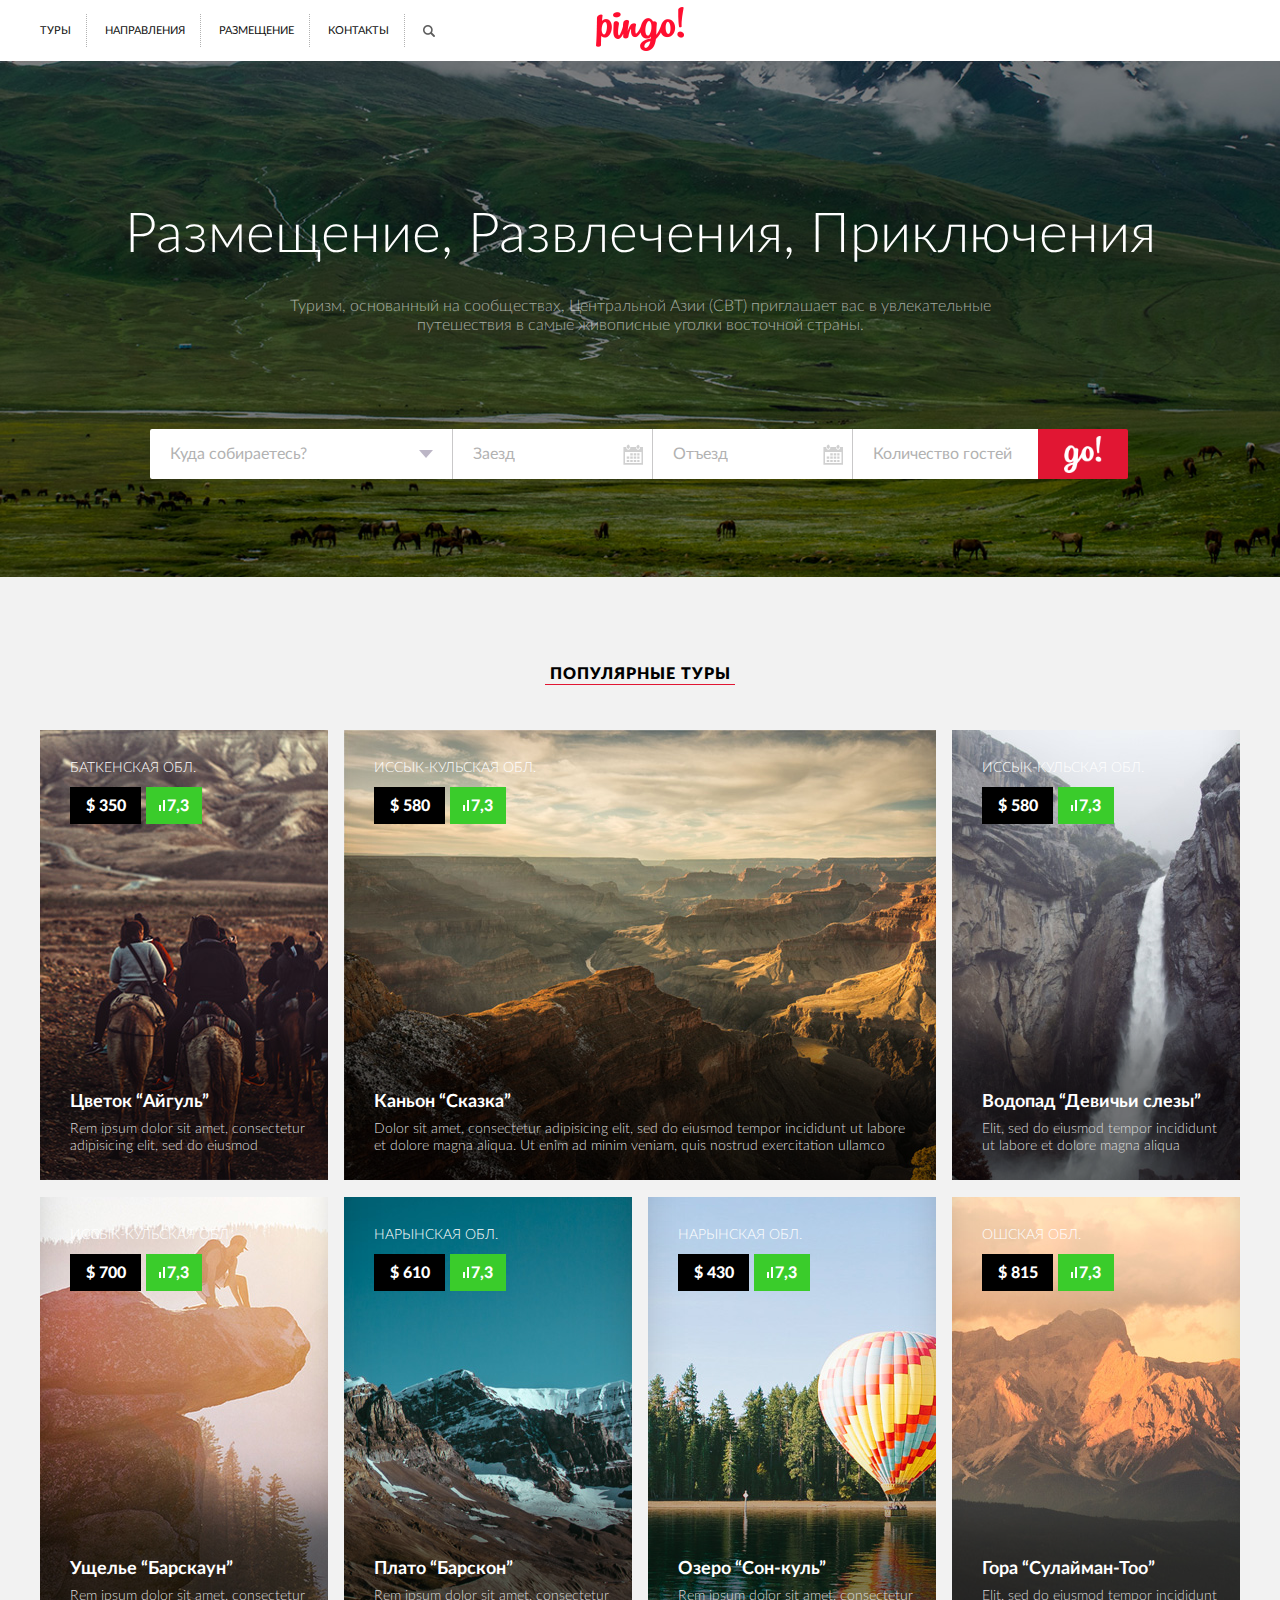
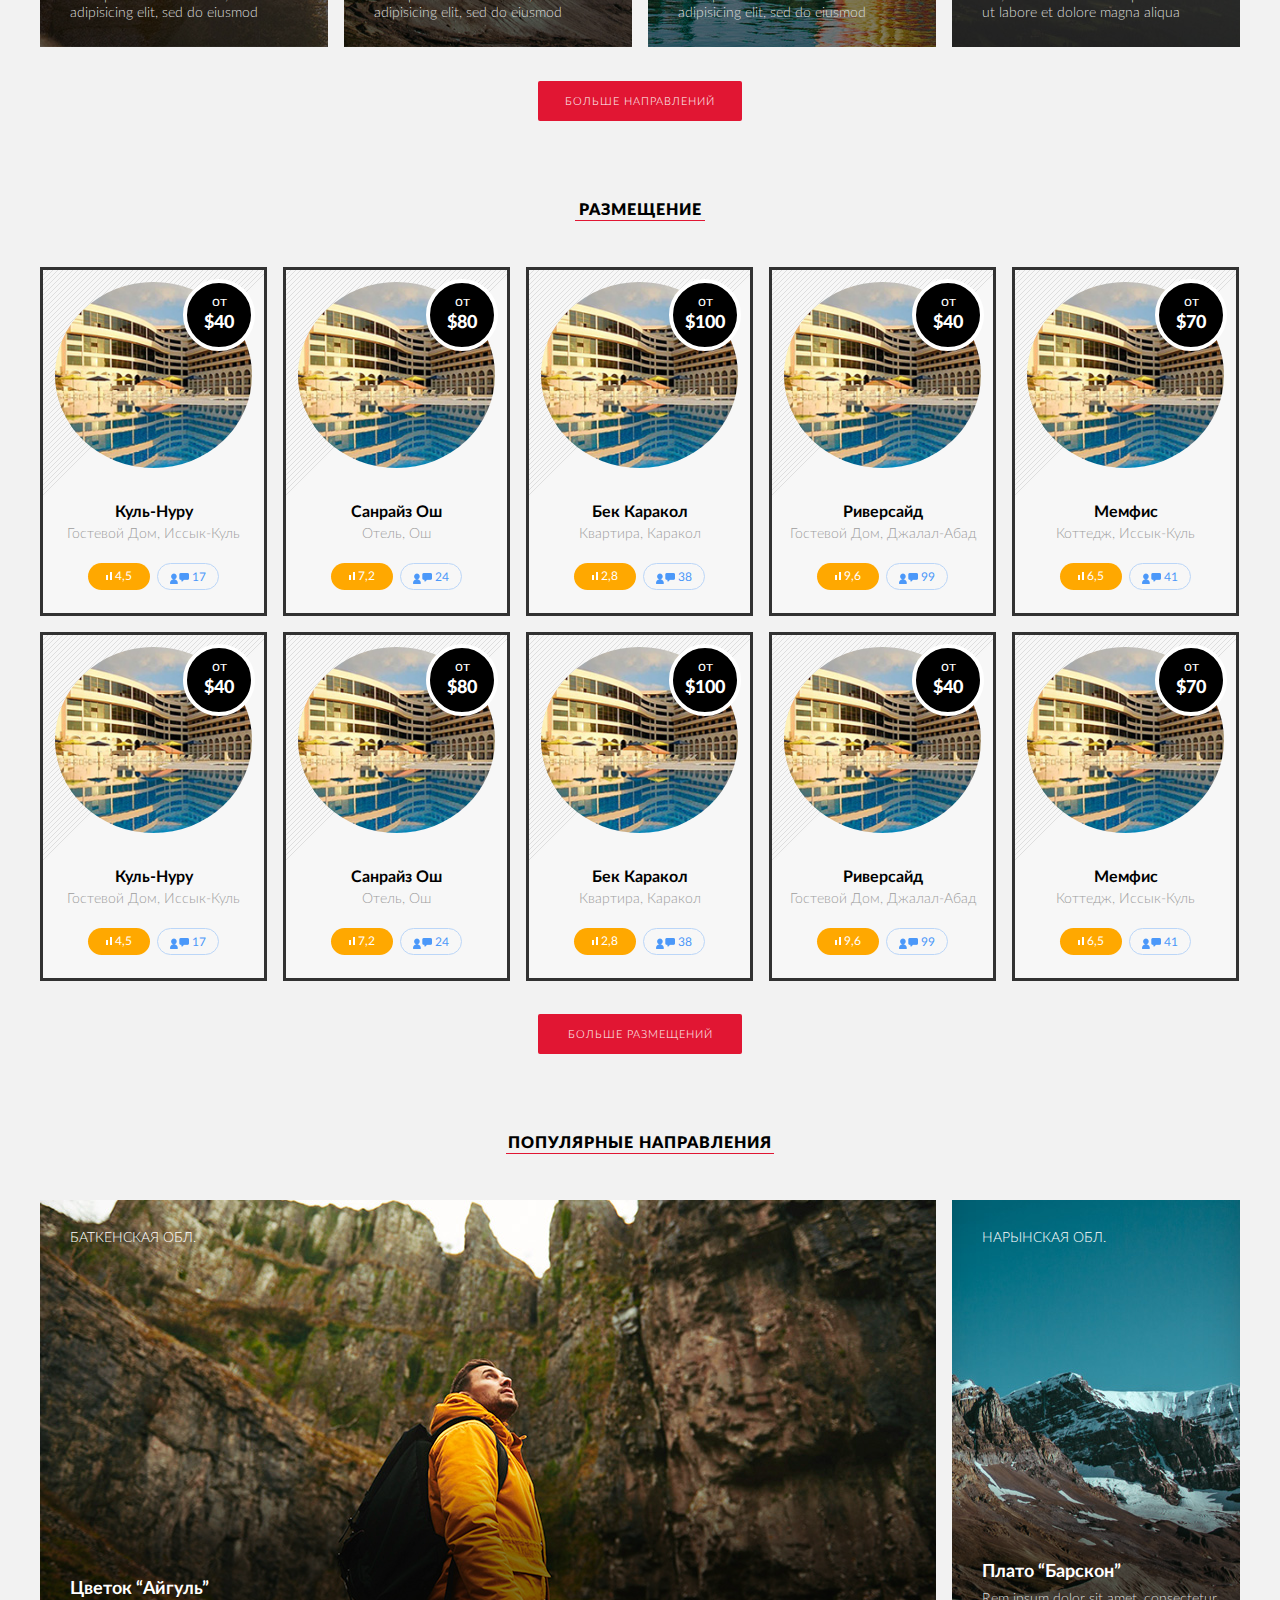
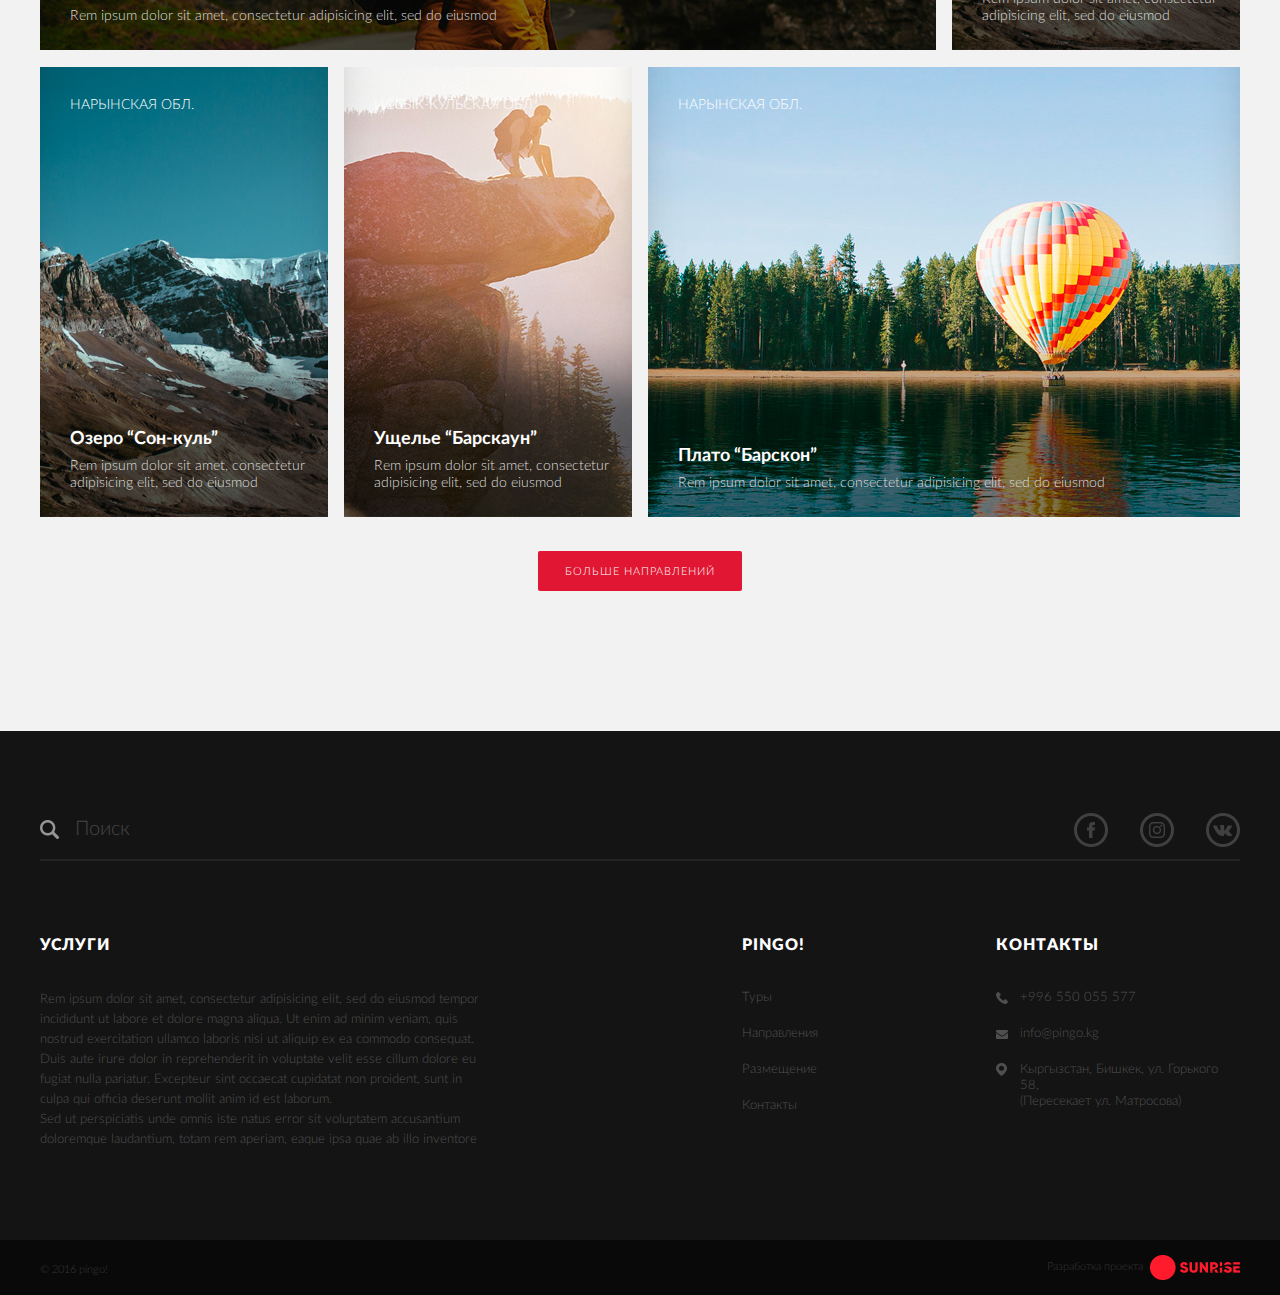
<file: index.html>
<!DOCTYPE html>
<html lang="ru">
<head>
    <meta charset="UTF-8">
    <title>Pingo</title>
    <link rel="stylesheet" href="assets/css/normalize.css" type="text/css">
    <link rel="stylesheet" href="assets/css/styles.css" type="text/css">
    <meta name="viewport" content="width=device-width, initial-scale=1">
</head>
<body>

<header>
    <div class="grid header group">
        <nav>
            <ul class="menu">
                <li><a href="#">Туры</a></li>
                <li><a href="#">Направления</a></li>
                <li><a href="#">Размещение</a></li>
                <li><a href="#">Контакты</a></li>
                <li><a href="#"><img src="assets/images/search_icon.png" alt="search-icon"></a></li>
            </ul>
        </nav>

        <a class="logo" href="#"><img src="assets/images/logotype.png" alt="logotype"></a>

        <!--<div class="profile"></div>-->
    </div>
</header>

<div class="bg1">
    <div class="grid content1">
        <h1>Размещение, Развлечения, Приключения</h1>

        <p>Туризм, основанный на сообществах, Центральной Азии (CBT) приглашает вас в увлекательные путешествия в самые
            живописные уголки восточной страны.</p>

        <form method="post" action="#" class="group">
            <input type="search" name="name" placeholder="Куда собираетесь?">
            <input type="text" name="number" placeholder="Заезд">
            <input type="text" name="number" placeholder="Отъезд">
            <input type="number" placeholder="Количество гостей" step="1" min="1" max="27" name="quantity">
            <button type="button" name="button"><img src="assets/images/go!.png" /></button>
        </form>
    </div>
</div>

<div class="bg2">
    <div class="grid content2">
        <h3>Популярные туры</h3>

        <div class="line"></div>

        <div class="popular_tours">
            <div class="tour">
                <div class="hover-effect">
                    <div class="clear-parent">
                        <a href="#">Подробнее</a>
                    </div>
                </div>
                <div class="shadow"></div>
                <img src="assets/images/tour1.jpg" alt="tour">

                <div class="ppr">
                    <div class="place">Баткенская обл.</div>
                    <div class="price">$ 350</div>
                    <div class="rate"><img src="assets/images/rate.png" alt="rate">7,3</div>
                </div>

                <div class="description">
                    <h4>Цветок “Айгуль”</h4>

                    <p>Rem ipsum dolor sit amet, consectetur adipisicing elit, sed do eiusmod</p>
                </div>
            </div>

            <div class="tour">
                <div class="hover-effect">
                    <div class="clear-parent">
                        <a href="#">Подробнее</a>
                    </div>
                </div>
                <div class="shadow"></div>
                <img src="assets/images/tour2.jpg" alt="tour">

                <div class="ppr">
                    <div class="place">Иссык-Кульская обл.</div>
                    <div class="price">$ 580</div>
                    <div class="rate"><img src="assets/images/rate.png" alt="rate">7,3</div>
                </div>

                <div class="description">
                    <h4>Каньон “Сказка”</h4>

                    <p>Dolor sit amet, consectetur adipisicing elit, sed do eiusmod tempor incididunt ut labore et
                        dolore magna aliqua. Ut enim ad minim veniam, quis nostrud exercitation ullamco </p>
                </div>
            </div>

            <div class="tour">
                <div class="hover-effect">
                    <div class="clear-parent">
                        <a href="#">Подробнее</a>
                    </div>
                </div>
                <div class="shadow"></div>
                <img src="assets/images/tour3.jpg" alt="tour">

                <div class="ppr">
                    <div class="place">Иссык-Кульская обл.</div>
                    <div class="price">$ 580</div>
                    <div class="rate"><img src="assets/images/rate.png" alt="rate">7,3</div>
                </div>

                <div class="description">
                    <h4>Водопад “Девичьи слезы”</h4>

                    <p>Elit, sed do eiusmod tempor incididunt ut labore et dolore magna aliqua </p>
                </div>
            </div>

            <div class="tour">
                <div class="hover-effect">
                    <div class="clear-parent">
                        <a href="#">Подробнее</a>
                    </div>
                </div>
                <div class="shadow"></div>
                <img src="assets/images/tour4.jpg" alt="tour">

                <div class="ppr">
                    <div class="place">Иссык-Кульская обл</div>
                    <div class="price">$ 700</div>
                    <div class="rate"><img src="assets/images/rate.png" alt="rate">7,3</div>
                </div>

                <div class="description">
                    <h4>Ущелье “Барскаун”</h4>

                    <p>Rem ipsum dolor sit amet, consectetur adipisicing elit, sed do eiusmod </p>
                </div>
            </div>

            <div class="tour">
                <div class="hover-effect">
                    <div class="clear-parent">
                        <a href="#">Подробнее</a>
                    </div>
                </div>
                <div class="shadow"></div>
                <img src="assets/images/tour5.jpg" alt="tour">

                <div class="ppr">
                    <div class="place">нарынская обл.</div>
                    <div class="price">$ 610</div>
                    <div class="rate"><img src="assets/images/rate.png" alt="rate">7,3</div>
                </div>

                <div class="description">
                    <h4>Плато “Барскон”</h4>

                    <p>Rem ipsum dolor sit amet, consectetur adipisicing elit, sed do eiusmod </p>
                </div>
            </div>

            <div class="tour">
                <div class="hover-effect">
                    <div class="clear-parent">
                        <a href="#">Подробнее</a>
                    </div>
                </div>
                <div class="shadow"></div>
                <img src="assets/images/tour6.jpg" alt="tour">

                <div class="ppr">
                    <div class="place">нарынская обл.</div>
                    <div class="price">$ 430</div>
                    <div class="rate"><img src="assets/images/rate.png" alt="rate">7,3</div>
                </div>

                <div class="description">
                    <h4>Озеро “Сон-куль”</h4>

                    <p>Rem ipsum dolor sit amet, consectetur adipisicing elit, sed do eiusmod</p>
                </div>
            </div>

            <div class="tour">
                <div class="hover-effect">
                    <div class="clear-parent">
                        <a href="#">Подробнее</a>
                    </div>
                </div>
                <div class="shadow"></div>
                <img src="assets/images/tour7.jpg" alt="tour">

                <div class="ppr">
                    <div class="place">ошская обл.</div>
                    <div class="price">$ 815</div>
                    <div class="rate"><img src="assets/images/rate.png" alt="rate">7,3</div>
                </div>

                <div class="description">
                    <h4>Гора “Сулайман-Тоо”</h4>

                    <p>Elit, sed do eiusmod tempor incididunt ut labore et dolore magna aliqua</p>
                </div>
            </div>

            <button type="button" name="button" class="button">больше направлений</button>
        </div>
    </div>
</div>

<div class="bg3" id="accommodation">
    <div class="grid content3">
        <h3>Размещение</h3>

        <div class="line"></div>

        <div class="hotels">
            <div class="hotel">
                <div class="hotel_img">
                    <img src="assets/images/hotel1.jpg" alt="hotel">

                    <div class="cost"><span>от</span><br>$40</div>
                </div>

                <div class="hotel_desc">
                    <h5>Куль-Нуру</h5>

                    <p>Гостевой Дом, Иссык-Куль</p>

                    <div class="hotel_rate"><img src="assets/images/hotel_rate.png" alt="rate">4,5</div>
                    <div class="hotel_vote"><img src="assets/images/vote_icon.png" alt="icon">17</div>
                </div>
            </div>

            <div class="hotel">
                <div class="hotel_img">
                    <img src="assets/images/hotel1.jpg" alt="hotel">

                    <div class="cost"><span>от</span><br>$80</div>
                </div>

                <div class="hotel_desc">
                    <h5>Санрайз Ош</h5>

                    <p>Отель, Ош</p>

                    <div class="hotel_rate"><img src="assets/images/hotel_rate.png" alt="rate">7,2</div>
                    <div class="hotel_vote"><img src="assets/images/vote_icon.png" alt="icon">24</div>
                </div>
            </div>

            <div class="hotel">
                <div class="hotel_img">
                    <img src="assets/images/hotel1.jpg" alt="hotel">

                    <div class="cost"><span>от</span><br>$100</div>
                </div>

                <div class="hotel_desc">
                    <h5>Бек Каракол</h5>

                    <p>Квартира, Каракол</p>

                    <div class="hotel_rate"><img src="assets/images/hotel_rate.png" alt="rate">2,8</div>
                    <div class="hotel_vote"><img src="assets/images/vote_icon.png" alt="icon">38</div>
                </div>
            </div>

            <div class="hotel">
                <div class="hotel_img">
                    <img src="assets/images/hotel1.jpg" alt="hotel">

                    <div class="cost"><span>от</span><br>$40</div>
                </div>

                <div class="hotel_desc">
                    <h5>Риверсайд</h5>

                    <p>Гостевой Дом, Джалал-Абад</p>

                    <div class="hotel_rate"><img src="assets/images/hotel_rate.png" alt="rate">9,6</div>
                    <div class="hotel_vote"><img src="assets/images/vote_icon.png" alt="icon">99</div>
                </div>
            </div>

            <div class="hotel">
                <div class="hotel_img">
                    <img src="assets/images/hotel1.jpg" alt="hotel">

                    <div class="cost"><span>от</span><br>$70</div>
                </div>

                <div class="hotel_desc">
                    <h5>Мемфис</h5>

                    <p>Коттедж, Иссык-Куль</p>

                    <div class="hotel_rate"><img src="assets/images/hotel_rate.png" alt="rate">6,5</div>
                    <div class="hotel_vote"><img src="assets/images/vote_icon.png" alt="icon">41</div>
                </div>
            </div>

            <div class="hotel">
                <div class="hotel_img">
                    <img src="assets/images/hotel1.jpg" alt="hotel">

                    <div class="cost"><span>от</span><br>$40</div>
                </div>

                <div class="hotel_desc">
                    <h5>Куль-Нуру</h5>

                    <p>Гостевой Дом, Иссык-Куль</p>

                    <div class="hotel_rate"><img src="assets/images/hotel_rate.png" alt="rate">4,5</div>
                    <div class="hotel_vote"><img src="assets/images/vote_icon.png" alt="icon">17</div>
                </div>
            </div>

            <div class="hotel">
                <div class="hotel_img">
                    <img src="assets/images/hotel1.jpg" alt="hotel">

                    <div class="cost"><span>от</span><br>$80</div>
                </div>

                <div class="hotel_desc">
                    <h5>Санрайз Ош</h5>

                    <p>Отель, Ош</p>

                    <div class="hotel_rate"><img src="assets/images/hotel_rate.png" alt="rate">7,2</div>
                    <div class="hotel_vote"><img src="assets/images/vote_icon.png" alt="icon">24</div>
                </div>
            </div>

            <div class="hotel">
                <div class="hotel_img">
                    <img src="assets/images/hotel1.jpg" alt="hotel">

                    <div class="cost"><span>от</span><br>$100</div>
                </div>

                <div class="hotel_desc">
                    <h5>Бек Каракол</h5>

                    <p>Квартира, Каракол</p>

                    <div class="hotel_rate"><img src="assets/images/hotel_rate.png" alt="rate">2,8</div>
                    <div class="hotel_vote"><img src="assets/images/vote_icon.png" alt="icon">38</div>
                </div>
            </div>

            <div class="hotel">
                <div class="hotel_img">
                    <img src="assets/images/hotel1.jpg" alt="hotel">

                    <div class="cost"><span>от</span><br>$40</div>
                </div>

                <div class="hotel_desc">
                    <h5>Риверсайд</h5>

                    <p>Гостевой Дом, Джалал-Абад</p>

                    <div class="hotel_rate"><img src="assets/images/hotel_rate.png" alt="rate">9,6</div>
                    <div class="hotel_vote"><img src="assets/images/vote_icon.png" alt="icon">99</div>
                </div>
            </div>

            <div class="hotel">
                <div class="hotel_img">
                    <img src="assets/images/hotel1.jpg" alt="hotel">

                    <div class="cost"><span>от</span><br>$70</div>
                </div>

                <div class="hotel_desc">
                    <h5>Мемфис</h5>

                    <p>Коттедж, Иссык-Куль</p>

                    <div class="hotel_rate"><img src="assets/images/hotel_rate.png" alt="rate">6,5</div>
                    <div class="hotel_vote"><img src="assets/images/vote_icon.png" alt="icon">41</div>
                </div>
            </div>

            <button type="button" name="button" class="button">больше размещений</button>
        </div>
    </div>
</div>

<div class="bg4">
    <div class="grid content4">
        <h3>Популярные направления</h3>

        <div class="line"></div>

        <div class="popular_directions">
            <div class="tour">
                <div class="hover-effect">
                    <div class="clear-parent">
                        <a href="#">Подробнее</a>
                    </div>
                </div>
                <div class="shadow"></div>
                <img src="assets/images/p_tour2.jpg" alt="tour">

                <div class="ppr">
                    <div class="place">Баткенская обл.</div>
                    <div class="price">$ 350</div>
                    <div class="rate"><img src="assets/images/rate.png" alt="rate">7,3</div>
                </div>

                <div class="description">
                    <h4>Цветок “Айгуль”</h4>

                    <p>Rem ipsum dolor sit amet, consectetur adipisicing elit, sed do eiusmod</p>
                </div>
            </div>

            <div class="tour">
                <div class="hover-effect">
                    <div class="clear-parent">
                        <a href="#">Подробнее</a>
                    </div>
                </div>
                <div class="shadow"></div>
                <img src="assets/images/tour5.jpg" alt="tour">

                <div class="ppr">
                    <div class="place">нарынская обл.</div>
                    <div class="price">$ 610</div>
                    <div class="rate"><img src="assets/images/rate.png" alt="rate">7,3</div>
                </div>

                <div class="description">
                    <h4>Плато “Барскон”</h4>

                    <p>Rem ipsum dolor sit amet, consectetur adipisicing elit, sed do eiusmod </p>
                </div>
            </div>

            <div class="tour">
                <div class="hover-effect">
                    <div class="clear-parent">
                        <a href="#">Подробнее</a>
                    </div>
                </div>
                <div class="shadow"></div>
                <img src="assets/images/tour5.jpg" alt="tour">

                <div class="ppr">
                    <div class="place">нарынская обл.</div>
                    <div class="price">$ 430</div>
                    <div class="rate"><img src="assets/images/rate.png" alt="rate">7,3</div>
                </div>

                <div class="description">
                    <h4>Озеро “Сон-куль”</h4>

                    <p>Rem ipsum dolor sit amet, consectetur adipisicing elit, sed do eiusmod</p>
                </div>
            </div>

            <div class="tour">
                <div class="hover-effect">
                    <div class="clear-parent">
                        <a href="#">Подробнее</a>
                    </div>
                </div>
                <div class="shadow"></div>
                <img src="assets/images/tour4.jpg" alt="tour">

                <div class="ppr">
                    <div class="place">Иссык-Кульская обл</div>
                    <div class="price">$ 700</div>
                    <div class="rate"><img src="assets/images/rate.png" alt="rate">7,3</div>
                </div>

                <div class="description">
                    <h4>Ущелье “Барскаун”</h4>

                    <p>Rem ipsum dolor sit amet, consectetur adipisicing elit, sed do eiusmod </p>
                </div>
            </div>

            <div class="tour">
                <div class="hover-effect">
                    <div class="clear-parent">
                        <a href="#">Подробнее</a>
                    </div>
                </div>
                <div class="shadow"></div>
                <img src="assets/images/p_tour3.jpg" alt="tour">

                <div class="ppr">
                    <div class="place">нарынская обл.</div>
                    <div class="price">$ 610</div>
                    <div class="rate"><img src="assets/images/rate.png" alt="rate">7,3</div>
                </div>

                <div class="description">
                    <h4>Плато “Барскон”</h4>

                    <p>Rem ipsum dolor sit amet, consectetur adipisicing elit, sed do eiusmod </p>
                </div>
            </div>

            <button type="button" name="button" class="button">больше направлений</button>
        </div>
    </div>
</div>

<footer>
    <div class="grid content5">
        <div class="clear group">
            <form method="post" action="#">
                <label>
                    <input type="search" name="name" placeholder="Поиск">
                </label>
            </form>

            <ul class="share">
                <li class="facebook"><a class="social " href="#"></a></li>
                <li class="instagram"><a class="social " href="#"></a></li>
                <li class="vk"><a class="social " href="#"></a></li>
            </ul>
        </div>
        <hr color="#242424">

        <div class="about">
            <div class="service">
                <h3>УСЛУГИ</h3>

                <p>Rem ipsum dolor sit amet, consectetur adipisicing elit, sed do eiusmod
                    tempor incididunt ut labore et dolore magna aliqua. Ut enim ad minim veniam,
                    quis nostrud exercitation ullamco laboris nisi ut aliquip ex ea commodo consequat.
                    Duis aute irure dolor in reprehenderit in voluptate velit esse cillum dolore eu fugiat
                    nulla pariatur. Excepteur sint occaecat cupidatat non proident, sunt in culpa qui officia
                    deserunt mollit anim id est laborum. </p>

                <p>Sed ut perspiciatis unde omnis iste natus error sit voluptatem accusantium doloremque laudantium,
                    totam rem aperiam, eaque ipsa quae ab illo inventore</p>
            </div>

            <ul class="pingo">
                <li><a href="#"><h3>Pingo!</h3></a></li>
                <li><a href="#">Туры</a></li>
                <li><a href="#">Направления</a></li>
                <li><a href="#">Размещение</a></li>
                <li><a href="#">Контакты</a></li>
            </ul>

            <ul class="contacts">
                <li><h3>контакты</h3></li>
                <li>+996 550 055 577</li>
                <li>info@pingo.kg</li>
                <li>Кыргызстан, Бишкек, ул. Горького 58,<br>
                    (Пересекает ул. Матросова)
                </li>
            </ul>
        </div>

    </div>

    <div class="copyright">
        <div class="grid footer group">
            <p>© 2016 pingo!</p>
            <a href="#">Разработка проекта <img src="assets/images/sunrise.png" alt="sunrise"></a>
        </div>
    </div>
</footer>


<script src="assets/js/jquery-3.1.0.min.js"></script>
<script src="assets/js/script.js"></script>
</body>
</html>
</file>
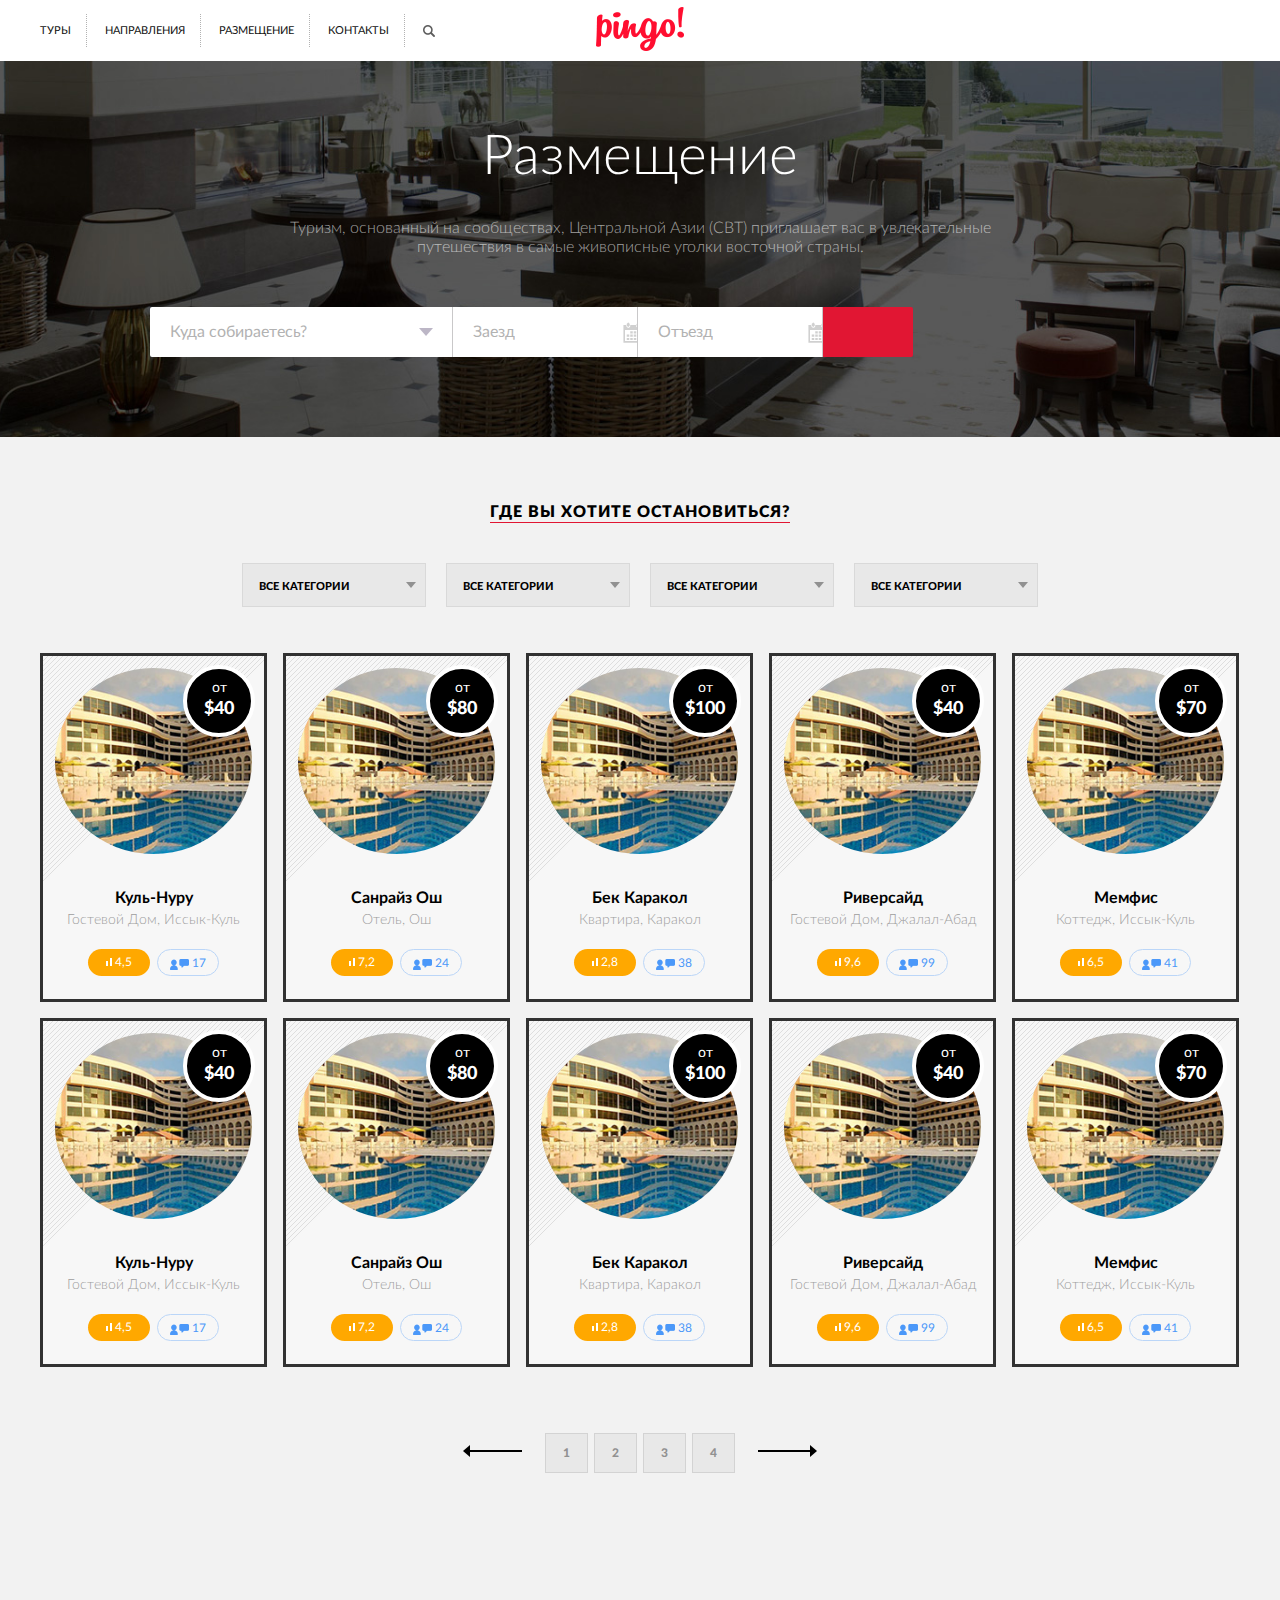
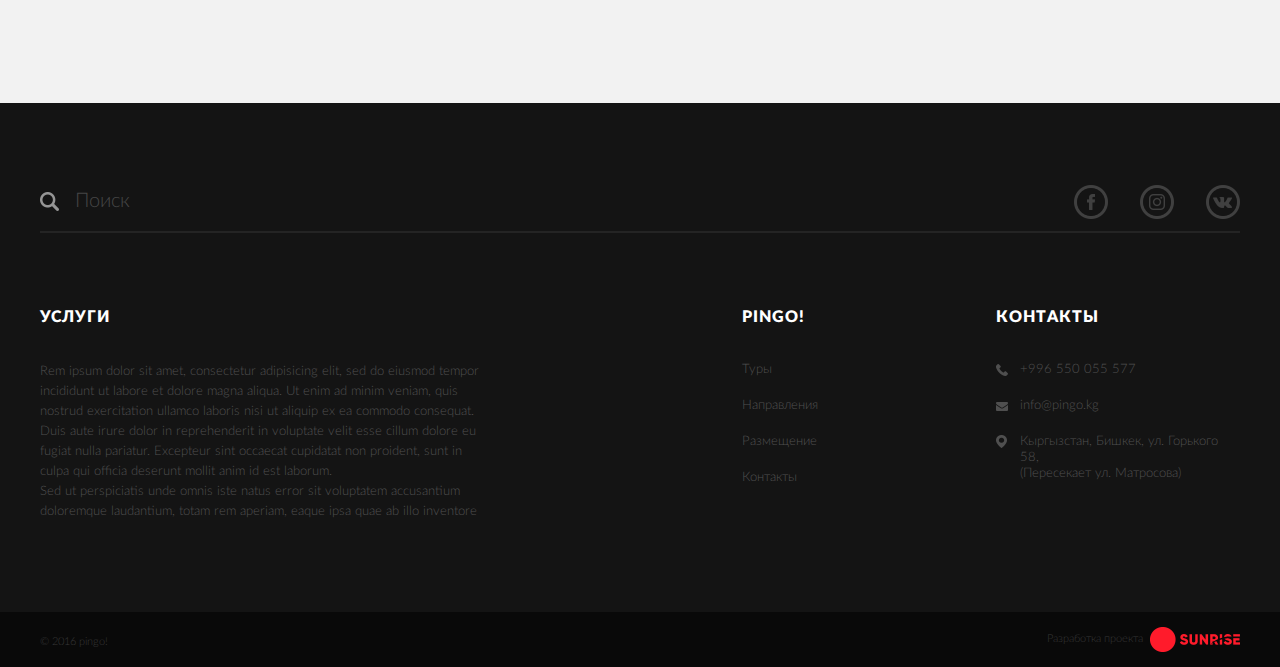
<file: accommodation.html>
<!DOCTYPE html>
<html lang="en">
<head>
    <meta charset="UTF-8">
    <title>Pingo</title>
    <link rel="stylesheet" href="assets/css/normalize.css" type="text/css">
    <link rel="stylesheet" href="assets/css/styles.css" type="text/css">
    <meta name="viewport" content="width=device-width, initial-scale=1">
</head>
<body>

<header>
    <div class="grid header group">
        <nav>
            <ul class="menu">
                <li><a href="#">Туры</a></li>
                <li><a href="#">Направления</a></li>
                <li><a href="#">Размещение</a></li>
                <li><a href="#">Контакты</a></li>
                <li><a href="#"><img src="assets/images/search_icon.png" alt="search-icon"></a></li>
            </ul>
        </nav>

        <a class="logo" href="#"><img src="assets/images/logotype.png" alt="logotype"></a>

        <!--<div class="profile"></div>-->
    </div>
</header>

<div class="accommodation">
    <div class="grid content1">
        <h1>Размещение</h1>

        <p>Туризм, основанный на сообществах, Центральной Азии (CBT) приглашает вас в увлекательные путешествия в самые
            живописные уголки восточной страны.</p>

        <form method="post" action="#" class="group">
            <input type="search" name="name" placeholder="Куда собираетесь?">
            <input type="number" name="number" placeholder="Заезд">
            <input type="number" name="number" placeholder="Отъезд">
            <button type="button" name="button"></button>
        </form>
    </div>
</div>

<div class="bg3">
    <div class="grid content3 block1">
        <h3>Где вы хотите остановиться?</h3>

        <div class="line"></div>

        <form method="post" action="#">
            <div class="select">
                <a href="javascript:void(0);" class="slct">Все категории</a>
                <ul class="drop">
                    <li>Красивый(ая)</li>
                    <li>Умный(ая)</li>
                    <li>Коммуникабульный(ая)</li>
                    <li>Скромный(ая)</li>
                    <li>Скромный(ая)</li>
                    <li>Скромный(ая)</li>
                    <li>Скромный(ая)</li>
                    <li>Скромный(ая)</li>
                    <li>Скромный(ая)</li>
                    <li>Скромный(ая)</li>
                </ul>
                <input type="hidden" class="select">
            </div>

            <div class="select">
                <a href="javascript:void(0);" class="slct">Все категории</a>
                <ul class="drop">
                    <li>Красивый(ая) Красивый(ая)</li>
                    <li>Умный(ая)</li>
                    <li>Коммуникабульный(ая)</li>
                    <li>Скромный(ая)</li>
                    <li>Скромный(ая)</li>
                    <li>Скромный(ая)</li>
                    <li>Скромный(ая)</li>
                    <li>Скромный(ая)</li>
                    <li>Скромный(ая)</li>
                    <li>Скромный(ая)</li>
                </ul>
                <input type="hidden" class="select">
            </div>

            <div class="select">
                <a href="javascript:void(0);" class="slct">Все категории</a>
                <ul class="drop">
                    <li>Красивый(ая) Красивый(ая)</li>
                    <li>Умный(ая)</li>
                    <li>Коммуникабульный(ая)</li>
                    <li>Скромный(ая)</li>
                    <li>Скромный(ая)</li>
                    <li>Скромный(ая)</li>
                    <li>Скромный(ая)</li>
                    <li>Скромный(ая)</li>
                    <li>Скромный(ая)</li>
                </ul>
                <input type="hidden" class="select">
            </div>

            <div class="select">
                <a href="javascript:void(0);" class="slct">Все категории</a>
                <ul class="drop">
                    <li>Красивый(ая) Красивый(ая)</li>
                    <li>Умный(ая)</li>
                    <li>Коммуникабульный(ая)</li>
                    <li>Скромный(ая)</li>
                    <li>Скромный(ая)</li>
                    <li>Скромный(ая)</li>
                    <li>Скромный(ая)</li>
                    <li>Скромный(ая)</li>
                    <li>Скромный(ая)</li>
                </ul>
                <input type="hidden" class="select">
            </div>
        </form>

        <div class="hotels">
            <div class="hotel">
                <div class="hotel_img">
                    <img src="assets/images/hotel1.jpg" alt="hotel">

                    <div class="cost"><span>от</span><br>$40</div>
                </div>

                <div class="hotel_desc">
                    <h5>Куль-Нуру</h5>

                    <p>Гостевой Дом, Иссык-Куль</p>

                    <div class="hotel_rate"><img src="assets/images/hotel_rate.png" alt="rate">4,5</div>
                    <div class="hotel_vote"><img src="assets/images/vote_icon.png" alt="icon">17</div>
                </div>
            </div>

            <div class="hotel">
                <div class="hotel_img">
                    <img src="assets/images/hotel1.jpg" alt="hotel">

                    <div class="cost"><span>от</span><br>$80</div>
                </div>

                <div class="hotel_desc">
                    <h5>Санрайз Ош</h5>

                    <p>Отель, Ош</p>

                    <div class="hotel_rate"><img src="assets/images/hotel_rate.png" alt="rate">7,2</div>
                    <div class="hotel_vote"><img src="assets/images/vote_icon.png" alt="icon">24</div>
                </div>
            </div>

            <div class="hotel">
                <div class="hotel_img">
                    <img src="assets/images/hotel1.jpg" alt="hotel">

                    <div class="cost"><span>от</span><br>$100</div>
                </div>

                <div class="hotel_desc">
                    <h5>Бек Каракол</h5>

                    <p>Квартира, Каракол</p>

                    <div class="hotel_rate"><img src="assets/images/hotel_rate.png" alt="rate">2,8</div>
                    <div class="hotel_vote"><img src="assets/images/vote_icon.png" alt="icon">38</div>
                </div>
            </div>

            <div class="hotel">
                <div class="hotel_img">
                    <img src="assets/images/hotel1.jpg" alt="hotel">

                    <div class="cost"><span>от</span><br>$40</div>
                </div>

                <div class="hotel_desc">
                    <h5>Риверсайд</h5>

                    <p>Гостевой Дом, Джалал-Абад</p>

                    <div class="hotel_rate"><img src="assets/images/hotel_rate.png" alt="rate">9,6</div>
                    <div class="hotel_vote"><img src="assets/images/vote_icon.png" alt="icon">99</div>
                </div>
            </div>

            <div class="hotel">
                <div class="hotel_img">
                    <img src="assets/images/hotel1.jpg" alt="hotel">

                    <div class="cost"><span>от</span><br>$70</div>
                </div>

                <div class="hotel_desc">
                    <h5>Мемфис</h5>

                    <p>Коттедж, Иссык-Куль</p>

                    <div class="hotel_rate"><img src="assets/images/hotel_rate.png" alt="rate">6,5</div>
                    <div class="hotel_vote"><img src="assets/images/vote_icon.png" alt="icon">41</div>
                </div>
            </div>

            <div class="hotel">
                <div class="hotel_img">
                    <img src="assets/images/hotel1.jpg" alt="hotel">

                    <div class="cost"><span>от</span><br>$40</div>
                </div>

                <div class="hotel_desc">
                    <h5>Куль-Нуру</h5>

                    <p>Гостевой Дом, Иссык-Куль</p>

                    <div class="hotel_rate"><img src="assets/images/hotel_rate.png" alt="rate">4,5</div>
                    <div class="hotel_vote"><img src="assets/images/vote_icon.png" alt="icon">17</div>
                </div>
            </div>

            <div class="hotel">
                <div class="hotel_img">
                    <img src="assets/images/hotel1.jpg" alt="hotel">

                    <div class="cost"><span>от</span><br>$80</div>
                </div>

                <div class="hotel_desc">
                    <h5>Санрайз Ош</h5>

                    <p>Отель, Ош</p>

                    <div class="hotel_rate"><img src="assets/images/hotel_rate.png" alt="rate">7,2</div>
                    <div class="hotel_vote"><img src="assets/images/vote_icon.png" alt="icon">24</div>
                </div>
            </div>

            <div class="hotel">
                <div class="hotel_img">
                    <img src="assets/images/hotel1.jpg" alt="hotel">

                    <div class="cost"><span>от</span><br>$100</div>
                </div>

                <div class="hotel_desc">
                    <h5>Бек Каракол</h5>

                    <p>Квартира, Каракол</p>

                    <div class="hotel_rate"><img src="assets/images/hotel_rate.png" alt="rate">2,8</div>
                    <div class="hotel_vote"><img src="assets/images/vote_icon.png" alt="icon">38</div>
                </div>
            </div>

            <div class="hotel">
                <div class="hotel_img">
                    <img src="assets/images/hotel1.jpg" alt="hotel">

                    <div class="cost"><span>от</span><br>$40</div>
                </div>

                <div class="hotel_desc">
                    <h5>Риверсайд</h5>

                    <p>Гостевой Дом, Джалал-Абад</p>

                    <div class="hotel_rate"><img src="assets/images/hotel_rate.png" alt="rate">9,6</div>
                    <div class="hotel_vote"><img src="assets/images/vote_icon.png" alt="icon">99</div>
                </div>
            </div>

            <div class="hotel">
                <div class="hotel_img">
                    <img src="assets/images/hotel1.jpg" alt="hotel">

                    <div class="cost"><span>от</span><br>$70</div>
                </div>

                <div class="hotel_desc">
                    <h5>Мемфис</h5>

                    <p>Коттедж, Иссык-Куль</p>

                    <div class="hotel_rate"><img src="assets/images/hotel_rate.png" alt="rate">6,5</div>
                    <div class="hotel_vote"><img src="assets/images/vote_icon.png" alt="icon">41</div>
                </div>
            </div>

            <ul class="pagination">
                <li><a href="#"><img src="assets/images/arrowLeft.png" alt="arrow"></a></li>
                <li><a href="#">1</a></li>
                <li><a href="#">2</a></li>
                <li><a href="#">3</a></li>
                <li><a href="#">4</a></li>
                <li><a href="#"><img src="assets/images/arrowRight.png" alt="arrow"></a></li>
            </ul>
        </div>
    </div>
</div>


<footer>
    <div class="grid content5">
        <div class="clear group">
            <form method="post" action="#">
                <label>
                    <input type="search" name="name" placeholder="Поиск">
                </label>
            </form>

            <ul class="share">
                <li class="facebook"><a class="social " href="#"></a></li>
                <li class="instagram"><a class="social " href="#"></a></li>
                <li class="vk"><a class="social " href="#"></a></li>
            </ul>
        </div>
        <hr color="#242424">

        <div class="about">
            <div class="service">
                <h3>УСЛУГИ</h3>

                <p>Rem ipsum dolor sit amet, consectetur adipisicing elit, sed do eiusmod
                    tempor incididunt ut labore et dolore magna aliqua. Ut enim ad minim veniam,
                    quis nostrud exercitation ullamco laboris nisi ut aliquip ex ea commodo consequat.
                    Duis aute irure dolor in reprehenderit in voluptate velit esse cillum dolore eu fugiat
                    nulla pariatur. Excepteur sint occaecat cupidatat non proident, sunt in culpa qui officia
                    deserunt mollit anim id est laborum. </p>

                <p>Sed ut perspiciatis unde omnis iste natus error sit voluptatem accusantium doloremque laudantium,
                    totam rem aperiam, eaque ipsa quae ab illo inventore</p>
            </div>

            <ul class="pingo">
                <li><a href="#"><h3>Pingo!</h3></a></li>
                <li><a href="#">Туры</a></li>
                <li><a href="#">Направления</a></li>
                <li><a href="#">Размещение</a></li>
                <li><a href="#">Контакты</a></li>
            </ul>

            <ul class="contacts">
                <li><h3>контакты</h3></li>
                <li>+996 550 055 577</li>
                <li>info@pingo.kg</li>
                <li>Кыргызстан, Бишкек, ул. Горького 58,<br>
                    (Пересекает ул. Матросова)
                </li>
            </ul>
        </div>

    </div>

    <div class="copyright">
        <div class="grid footer group">
            <p>© 2016 pingo!</p>
            <a href="#">Разработка проекта <img src="assets/images/sunrise.png" alt="sunrise"></a>
        </div>
    </div>
</footer>


<script src="assets/js/jquery-3.1.0.min.js"></script>
<script src="assets/js/script.js"></script>
</body>
</html>
</file>
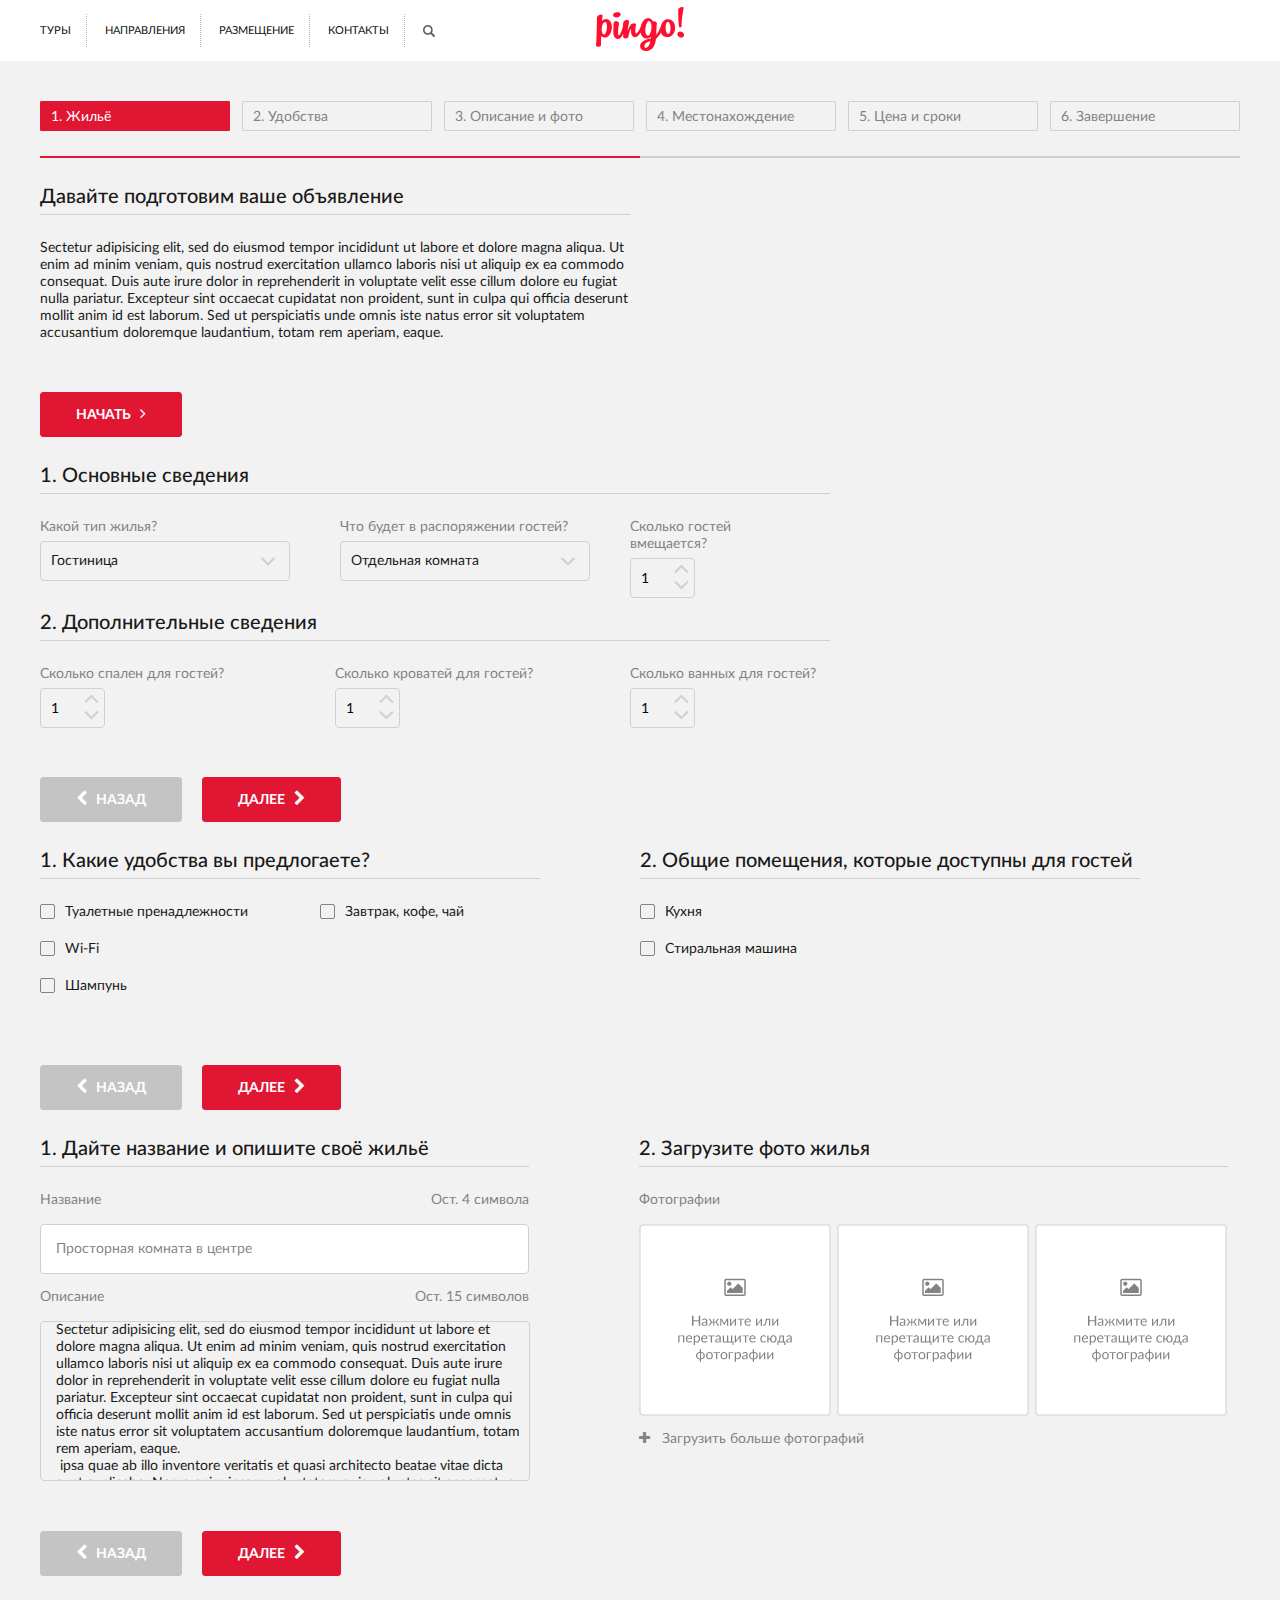
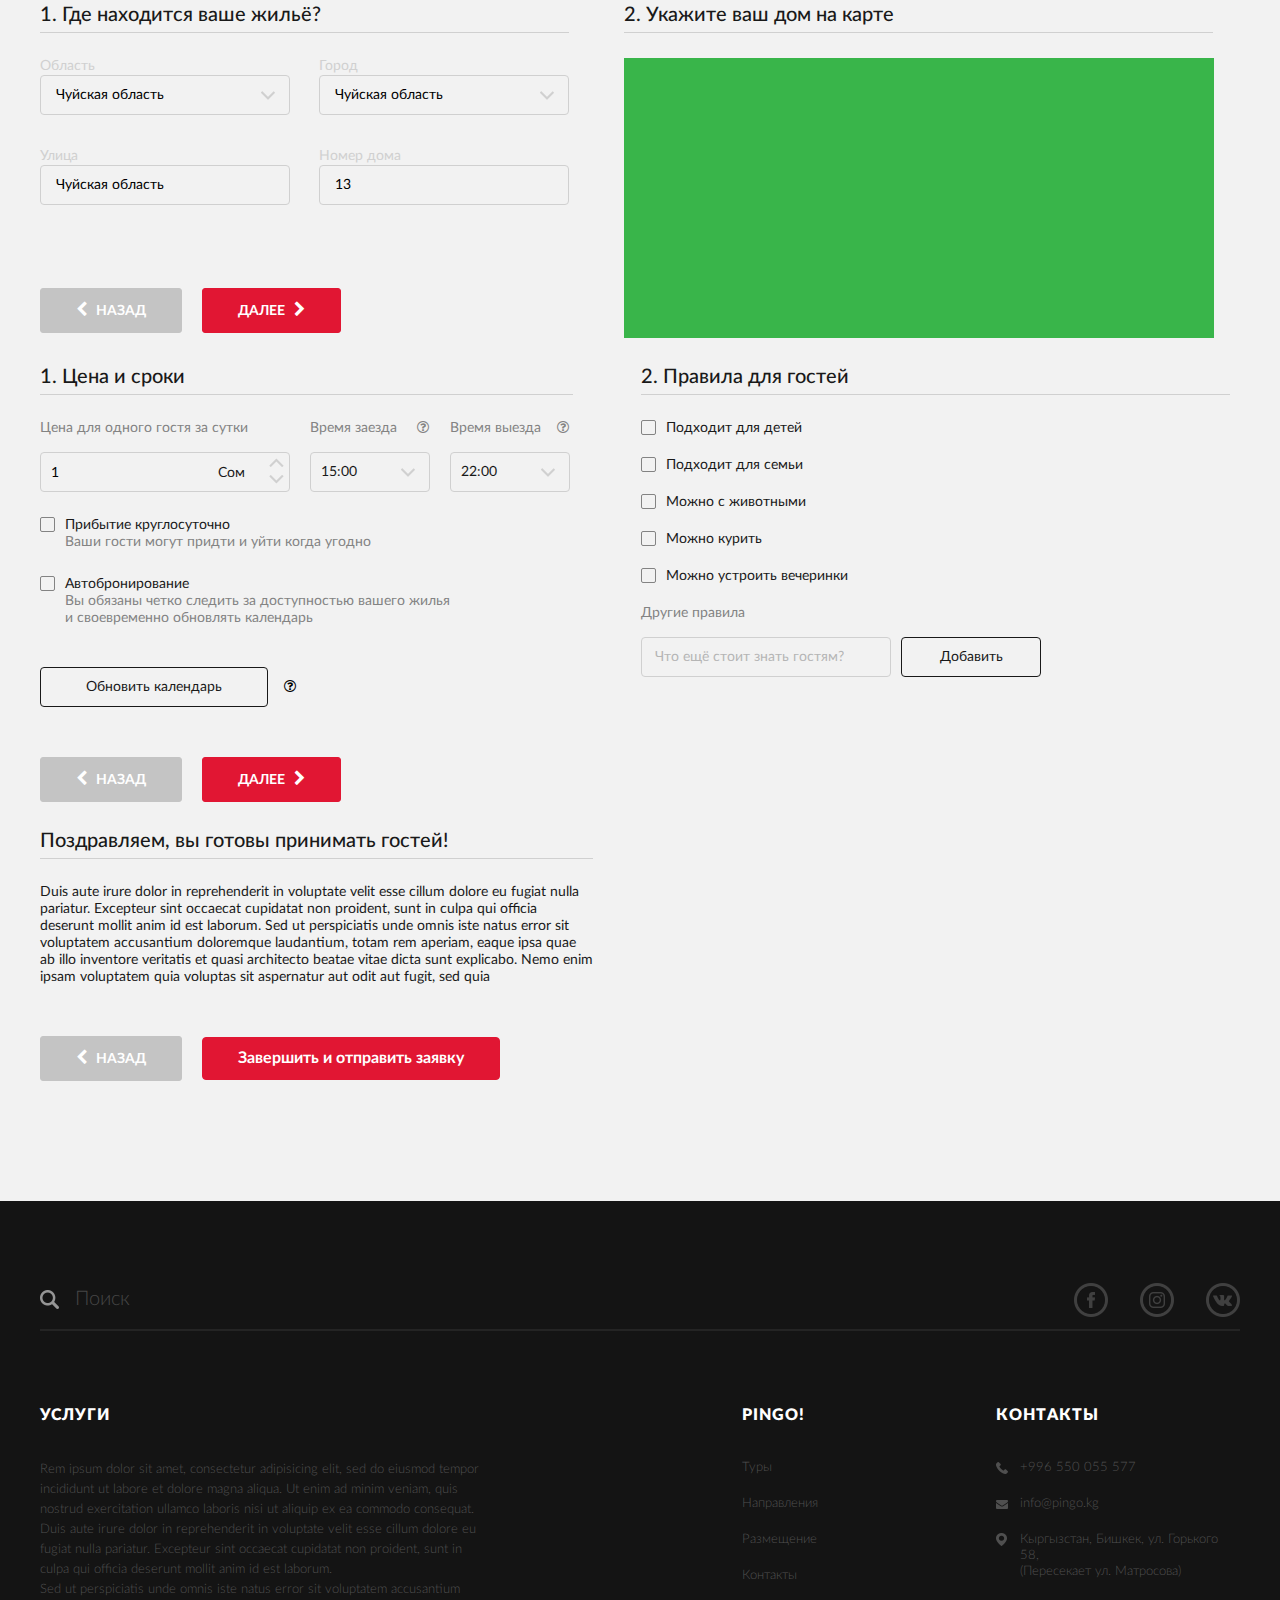
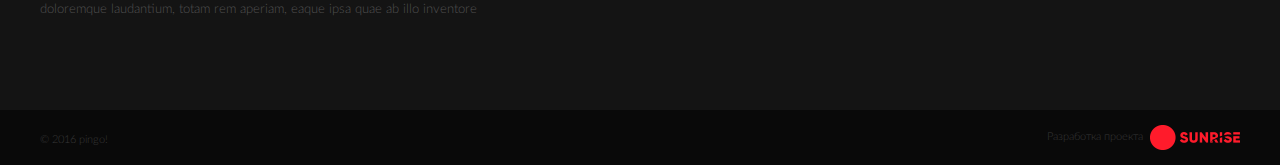
<file: accommodation_constructor.html>
<!DOCTYPE html>
<html lang="en">
<head>
    <meta charset="UTF-8">
    <title>Pingo</title>
    <link rel="stylesheet" href="assets/css/selectize.css" type="text/css">
    <link rel="stylesheet" href="assets/css/normalize.css" type="text/css">
    <link rel="stylesheet" href="assets/css/styles.css" type="text/css">
    <meta name="viewport" content="width=device-width, initial-scale=1">
</head>
<body>
<header>
    <div class="grid header group">
        <nav>
            <ul class="menu">
                <li><a href="#">Туры</a></li>
                <li><a href="#">Направления</a></li>
                <li><a href="#">Размещение</a></li>
                <li><a href="#">Контакты</a></li>
                <li><a href="#"><img src="assets/images/search_icon.png" alt="search-icon"></a></li>
            </ul>
        </nav>

        <a class="logo" href="#"><img src="assets/images/logotype.png" alt="logotype"></a>

        <!--<div class="profile"></div>-->
    </div>
</header>

<div class="constructor">
    <div class="grid">

        <div id="tabs">
            <div class="steps">
                <ul>
                    <li class="active">1. Жильё</li>
                    <li>2. Удобства</li>
                    <li>3. Описание и фото</li>
                    <li>4. Местонахождение</li>
                    <li>5. Цена и сроки</li>
                    <li>6. Завершение</li>
                </ul>
            </div>
            <div class="progress-bar">
                <ul id="progress-bar">
                    <li></li>
                    <li></li>
                    <li></li>
                </ul>
            </div>
            <div class="tab">
                <div class="tab-header">
                    Давайте подготовим ваше объявление
                </div>
                <div class="tab-content">
                    <span>Sectetur adipisicing elit, sed do eiusmod tempor incididunt ut labore et dolore magna aliqua. Ut enim ad minim veniam, quis nostrud exercitation ullamco laboris nisi ut aliquip ex ea commodo consequat. Duis aute irure dolor in reprehenderit in voluptate velit esse cillum dolore eu fugiat nulla pariatur. Excepteur sint occaecat cupidatat non proident, sunt in culpa qui officia deserunt mollit anim id est laborum. Sed ut perspiciatis unde omnis iste natus error sit voluptatem accusantium doloremque laudantium, totam rem aperiam, eaque.</span>
                </div>
                <div class="tab-control">
                    <button data-type="next">Начать&nbsp;&nbsp;&nbsp;<span></span></button>
                </div>
            </div>
            <div class="tab step-1">
                <div class="tab-header">
                    1. Основные сведения
                </div>
                <div class="tab-content">
                    <div class="input-row">
                        <div class="ac-type">
                            <div class="span">Какой тип жилья?</div>
                            <select id="ac-type">
                                <option>Юрта</option>
                                <option selected>Гостиница</option>
                                <option>Hostel</option>
                                <option>Семейный дом</option>
                                <option>Палатка</option>
                            </select>
                        </div>
                        <div class="type">
                            <div class="span">Что будет в распоряжении гостей?</div>
                            <select id="type">
                                <option>Целлый дом</option>
                                <option selected>Отдельная комната</option>
                                <option>Кровать</option>
                                <option>Место на полу</option>
                            </select>
                        </div>
                        <div class="guest-count">
                            <div class="span">Сколько гостей вмещается?</div>
                            <div class="input-number">
                                <input type="number" placeholder="" value="1" min="1" id="guest_count">
                                <div class="input-arrows">
                                    <div class="input-number-up-arrow" onselect="return null;"><img src="assets/images/input-number-arrow-up.png"></div>
                                    <div class="input-number-down-arrow" onselect="return null;"><img src="assets/images/input-number-arrow-down.png"></div>
                                </div>
                            </div>
                        </div>
                    </div>
                </div>
                <div class="tab-header">
                    2. Дополнительные сведения
                </div>
                <div class="tab-content">
                    <div class="input-row group">
                        <div class="ac-count">
                            <div class="span">Сколько спален для гостей?</div>
                            <div class="input-number">
                                <input type="number" placeholder="" value="1" min="1" id="bedrooms_count">
                                <div class="input-arrows">
                                    <div class="input-number-up-arrow" onselect="return null;"><img src="assets/images/input-number-arrow-up.png"></div>
                                    <div class="input-number-down-arrow" onselect="return null;"><img src="assets/images/input-number-arrow-down.png"></div>
                                </div>
                            </div>
                        </div>
                        <div class="ac-count">
                            <div class="span">Сколько кроватей для гостей?</div>
                            <div class="input-number">
                                <input type="number" placeholder="" value="1" min="1" id="bed_count">
                                <div class="input-arrows">
                                    <div class="input-number-up-arrow" onselect="return null;"><img src="assets/images/input-number-arrow-up.png"></div>
                                    <div class="input-number-down-arrow" onselect="return null;"><img src="assets/images/input-number-arrow-down.png"></div>
                                </div>
                            </div>
                        </div>
                        <div class="ac-count">
                            <div class="span">Сколько ванных для гостей?</div>
                            <div class="input-number">
                                <input type="number" placeholder="" value="1" min="1" id="bathroom_count">
                                <div class="input-arrows">
                                    <div class="input-number-up-arrow" onselect="return null;"><img src="assets/images/input-number-arrow-up.png"></div>
                                    <div class="input-number-down-arrow" onselect="return null;"><img src="assets/images/input-number-arrow-down.png"></div>
                                </div>
                            </div>
                        </div>
                    </div>
                </div>
                <div class="tab-control">
                    <button data-type="back"><span></span>&nbsp;&nbsp;&nbsp;Назад</button> <button data-type="next">Далее&nbsp;&nbsp;&nbsp;<span></span></button>
                </div>
            </div>
            <div class="tab step-2">
                <div class="tab-header">
                    1. Какие удобства вы предлогаете?
                </div>
                <div class="tab-content">
                    <div class="wrap">
                        <div class="checkbox-item">
                            <input type="checkbox" id="toilet" value=""/>
                            <checkboxtrigger></checkboxtrigger>
                            <i>Туалетные пренадлежности</i>
                        </div>
                        <div class="checkbox-item">
                            <input type="checkbox" id="wi-fi" value=""/>
                            <checkboxtrigger></checkboxtrigger>
                            <i>Wi-Fi</i>
                        </div>
                        <div class="checkbox-item">
                            <input type="checkbox" id="shampoo" value=""/>
                            <checkboxtrigger></checkboxtrigger>
                            <i>Шампунь</i>
                        </div>
                    </div>
                    <div class="wrap">
                        <div class="checkbox-item">
                            <input type="checkbox" id="breakfast" value=""/>
                            <checkboxtrigger></checkboxtrigger>
                            <i>Завтрак, кофе, чай</i>
                        </div>
                    </div>
                </div>
                <div class="tab-control">
                    <button data-type="back"><span></span>&nbsp;&nbsp;&nbsp;Назад</button> <button data-type="next">Далее&nbsp;&nbsp;&nbsp;<span></span></button>
                </div>
            </div>
            <div class="tab step-2-1">
                <div class="tab-header">
                    2. Общие помещения, которые доступны для гостей
                </div>
                <div class="tab-content">
                    <div class="wrap">
                        <div class="checkbox-item">
                            <input type="checkbox" id="kitchen" value=""/>
                            <checkboxtrigger></checkboxtrigger>
                            <i>Кухня</i>
                        </div>
                        <div class="checkbox-item">
                            <input type="checkbox" id="wash_machine" value=""/>
                            <checkboxtrigger></checkboxtrigger>
                            <i>Стиральная машина</i>
                        </div>
                    </div>
                    <div class="wrap">

                    </div>
                </div>
            </div>
            <div class="tab step-3">
                <div class="tab-header">
                    1. Дайте название и опишите своё жильё
                </div>
                <div class="tab-content">
                    <div class="ac-title">
                        <div class="group">
                            <span class="wrap-left">Название</span>
                            <span class="wrap-right" data-type="title-symbols">Ост. 4 символа</span>
                        </div>
                        <input type="text" placeholder="Просторная комната в центре" value="" maxlength="100">
                    </div>
                    <div class="ac-description">
                        <div class="group">
                            <span class="wrap-left">Описание</span>
                            <span class="wrap-right" data-type="description-symbols">Ост. 15 символов</span>
                        </div>
                        <textarea placeholder="Описание">Sectetur adipisicing elit, sed do eiusmod tempor incididunt ut labore et dolore magna aliqua. Ut enim ad minim veniam, quis nostrud exercitation ullamco laboris nisi ut aliquip ex ea commodo consequat. Duis aute irure dolor in reprehenderit in voluptate velit esse cillum dolore eu fugiat nulla pariatur. Excepteur sint occaecat cupidatat non proident, sunt in culpa qui officia deserunt mollit anim id est laborum. Sed ut perspiciatis unde omnis iste natus error sit voluptatem accusantium doloremque laudantium, totam rem aperiam, eaque.
 ipsa quae ab illo inventore veritatis et quasi architecto beatae vitae dicta sunt explicabo. Nemo enim ipsam voluptatem quia voluptas sit aspernatur aut odit aut fugit, sed quia consequuntur magni dolores eos qui ratione voluptatem sequi nesciunt. Neque porro quisquam est, qui dolorem ipsum quia dolor sit amet, consectetur, adipisci velit, sed quia non numquam eius modi tempora incidunt ut labore et dolore magnam aliquam quaerat voluptatem.</textarea>
                    </div>
                </div>
                <div class="tab-control">
                    <button data-type="back"><span></span>&nbsp;&nbsp;&nbsp;Назад</button> <button data-type="next">Далее&nbsp;&nbsp;&nbsp;<span></span></button>
                </div>
            </div>
            <div class="tab step-3-1">
                <div class="tab-header">
                    2. Загрузите фото жилья
                </div>
                <div class="tab-content">
                    <div class="group">
                        <span class="wrap-left">Фотографии</span>
                    </div>
                    <ul>
                        <li><img src="assets/images/upload-image-placeholder.png"></li>
                        <li><img src="assets/images/upload-image-placeholder.png"></li>
                        <li><img src="assets/images/upload-image-placeholder.png"></li>
                    </ul>
                    <div class="group">
                        <span class="wrap-left" style="cursor: pointer;"><i></i>&nbsp;&nbsp;&nbsp;Загрузить больше фотографий</span>
                    </div>
                </div>
            </div>
            <div class="tab step-4">
                <div class="tab-header">1. Где находится ваше жильё?</div>
                <div class="tab-content">
                    <div class="input-grid">
                        <div class="input-item">
                            <span>Область</span><br />
                            <input type="text" placeholder="" value="Чуйская область" id="area">
                        </div>
                        <div class="input-item">
                            <span>Город</span><br />
                            <input type="text" placeholder="" value="Чуйская область" id="city">
                        </div>
                        <div class="input-item">
                            <span>Улица</span><br />
                            <input type="text" placeholder="" value="Чуйская область" id="street">
                        </div>
                        <div class="input-item">
                            <span>Номер дома</span><br />
                            <input type="number" placeholder="" value="13" id="home_number">
                        </div>
                    </div>
                </div>
                <div class="tab-control">
                    <button data-type="back"><span></span>&nbsp;&nbsp;&nbsp;Назад</button> <button data-type="next">Далее&nbsp;&nbsp;&nbsp;<span></span></button>
                </div>
            </div>
            <div class="tab step-4-1">
                <div class="tab-header">2. Укажите ваш дом на карте</div>
                <div class="tab-content">
                    <div class="ac-location"></div>
                </div>
            </div>
            <div class="tab step-5">
                <div class="tab-header">1. Цена и сроки</div>
                <div class="tab-content">
                    <div class="ac-price">
                        <div class="group">
                            <span class="wrap-left">Цена для одного гостя за сутки</span>
                        </div>
                        <div class="input-number">
                            <input type="number" placeholder="" value="1" min="1" id="price">
                            <span>Сом</span>
                            <div class="input-arrows">
                                <div class="input-number-up-arrow" onselect="return null;"><img src="assets/images/input-number-arrow-up.png"></div>
                                <div class="input-number-down-arrow" onselect="return null;"><img src="assets/images/input-number-arrow-down.png"></div>
                            </div>
                        </div>
                    </div>
                    <div class="ac-check-in-time">
                        <div class="group">
                            <span class="wrap-left">Время заезда&nbsp;&nbsp;&nbsp;&nbsp;&nbsp;<span></span></span>
                        </div>
                        <select id="check_in_time">
                            <option>00:00</option>
                            <option>01:00</option>
                            <option>02:00</option>
                            <option>03:00</option>
                            <option>04:00</option>
                            <option>05:00</option>
                            <option>06:00</option>
                            <option>07:00</option>
                            <option>08:00</option>
                            <option>09:00</option>
                            <option>10:00</option>
                            <option>11:00</option>
                            <option>12:00</option>
                            <option>13:00</option>
                            <option>14:00</option>
                            <option selected>15:00</option>
                            <option>16:00</option>
                            <option>17:00</option>
                            <option>18:00</option>
                            <option>19:00</option>
                            <option>20:00</option>
                            <option>21:00</option>
                            <option>22:00</option>
                            <option>23:00</option>
                        </select>
                    </div>
                    <div class="ac-check-out-time">
                        <div class="group">
                            <span class="wrap-left">Время выезда&nbsp;&nbsp;&nbsp;&nbsp;<span></span></span>
                        </div>
                        <select id="check_out_time">
                            <option>00:00</option>
                            <option>01:00</option>
                            <option>02:00</option>
                            <option>03:00</option>
                            <option>04:00</option>
                            <option>05:00</option>
                            <option>06:00</option>
                            <option>07:00</option>
                            <option>08:00</option>
                            <option>09:00</option>
                            <option>10:00</option>
                            <option>11:00</option>
                            <option>12:00</option>
                            <option>13:00</option>
                            <option>14:00</option>
                            <option>15:00</option>
                            <option>16:00</option>
                            <option>17:00</option>
                            <option>18:00</option>
                            <option>19:00</option>
                            <option>20:00</option>
                            <option>21:00</option>
                            <option selected>22:00</option>
                            <option>23:00</option>
                        </select>
                    </div>
                    <div class="ac-checkboxes">
                        <div class="checkbox-item"><input type="checkbox" id="check-in-free" value=""/>
                            <checkboxtrigger></checkboxtrigger>
                            <i>Прибытие круглосуточно</i>
                        </div>
                        <div class="checkbox-description">Ваши гости могут придти и уйти когда угодно</div>
                    </div>
                    <div class="ac-checkboxes">
                        <div class="checkbox-item">
                            <input type="checkbox" id="auto-book" value=""/>
                            <checkboxtrigger></checkboxtrigger>
                            <i>Автобронирование</i>
                        </div>
                        <div class="checkbox-description">Вы обязаны четко следить за доступностью вашего жилья<br />
                            и своевременно обновлять календарь</div>
                    </div>
                    <div class="update-calendar">
                        <button type="button">Обновить календарь</button> <span class="awesome">&nbsp;&nbsp;&nbsp;&nbsp;</span>
                    </div>
                </div>
                <div class="tab-control">
                    <button data-type="back"><span></span>&nbsp;&nbsp;&nbsp;Назад</button> <button data-type="next">Далее&nbsp;&nbsp;&nbsp;<span></span></button>
                </div>
            </div>
            <div class="tab step-5-1">
                <div class="tab-header">2. Правила для гостей</div>
                <div class="tab-content">
                    <div class="wrap">
                        <div class="checkbox-item">
                            <input type="checkbox" id="children-available" value=""/>
                            <checkboxtrigger></checkboxtrigger>
                            <i>Подходит для детей</i>
                        </div>
                        <div class="checkbox-item">
                            <input type="checkbox" id="family-available" value=""/>
                            <checkboxtrigger></checkboxtrigger>
                            <i>Подходит для семьи</i>
                        </div>
                        <div class="checkbox-item">
                            <input type="checkbox" id="animals-available" value=""/>
                            <checkboxtrigger></checkboxtrigger>
                            <i>Можно с животными</i>
                        </div>
                        <div class="checkbox-item">
                            <input type="checkbox" id="smoke-available" value=""/>
                            <checkboxtrigger></checkboxtrigger>
                            <i>Можно курить</i>
                        </div>
                        <div class="checkbox-item">
                            <input type="checkbox" id="party" value=""/>
                            <checkboxtrigger></checkboxtrigger>
                            <i>Можно устроить вечеринки</i>
                        </div>
                    </div>
                    <div class="other-rules">
                        <span>Другие правила</span><br />
                        <input type="text" placeholder="Что ещё стоит знать гостям?" id="new-rules"> <button type="button" id="add-rule">Добавить</button>
                    </div>
                </div>
            </div>
            <div class="tab step-6">
                <div class="tab-header">Поздравляем, вы готовы принимать гостей!</div>
                <div class="tab-content">
                    <span>Duis aute irure dolor in reprehenderit in voluptate velit esse cillum dolore eu fugiat nulla pariatur. Excepteur sint occaecat cupidatat non proident, sunt in culpa qui officia deserunt mollit anim id est laborum. Sed ut perspiciatis unde omnis iste natus error sit voluptatem accusantium doloremque laudantium, totam rem aperiam, eaque ipsa quae ab illo inventore veritatis et quasi architecto beatae vitae dicta sunt explicabo.
                    Nemo enim ipsam voluptatem quia voluptas sit aspernatur aut odit aut fugit, sed quia</span>
                </div>
                <div class="tab-control">
                    <button data-type="back"><span></span>&nbsp;&nbsp;&nbsp;Назад</button> <button data-type="finish">Завершить и отправить заявку</button>
                </div>
            </div>
        </div>

    </div>

</div>


<footer>
    <div class="grid content5">
        <div class="clear group">
            <form method="post" action="#">
                <label>
                    <input type="search" name="name" placeholder="Поиск">
                </label>
            </form>

            <ul class="share">
                <li class="facebook"><a class="social " href="#"></a></li>
                <li class="instagram"><a class="social " href="#"></a></li>
                <li class="vk"><a class="social " href="#"></a></li>
            </ul>
        </div>
        <hr color="#242424">

        <div class="about">
            <div class="service">
                <h3>УСЛУГИ</h3>

                <p>Rem ipsum dolor sit amet, consectetur adipisicing elit, sed do eiusmod
                    tempor incididunt ut labore et dolore magna aliqua. Ut enim ad minim veniam,
                    quis nostrud exercitation ullamco laboris nisi ut aliquip ex ea commodo consequat.
                    Duis aute irure dolor in reprehenderit in voluptate velit esse cillum dolore eu fugiat
                    nulla pariatur. Excepteur sint occaecat cupidatat non proident, sunt in culpa qui officia
                    deserunt mollit anim id est laborum. </p>

                <p>Sed ut perspiciatis unde omnis iste natus error sit voluptatem accusantium doloremque laudantium,
                    totam rem aperiam, eaque ipsa quae ab illo inventore</p>
            </div>

            <ul class="pingo">
                <li><a href="#"><h3>Pingo!</h3></a></li>
                <li><a href="#">Туры</a></li>
                <li><a href="#">Направления</a></li>
                <li><a href="#">Размещение</a></li>
                <li><a href="#">Контакты</a></li>
            </ul>

            <ul class="contacts">
                <li><h3>контакты</h3></li>
                <li>+996 550 055 577</li>
                <li>info@pingo.kg</li>
                <li>Кыргызстан, Бишкек, ул. Горького 58,<br>
                    (Пересекает ул. Матросова)
                </li>
            </ul>
        </div>

    </div>

    <div class="copyright">
        <div class="grid footer group">
            <p>© 2016 pingo!</p>
            <a href="#">Разработка проекта <img src="assets/images/sunrise.png" alt="sunrise"></a>
        </div>
    </div>
</footer>

<script type="text/javascript" src="assets/js/jquery-3.1.0.min.js"></script>
<!--<script  type="text/javascript" src="assets/js/jquery-ui-1.7.custom.min.js"></script>-->
<!--<script  type="text/javascript" src="assets/js/selectize.js"></script>-->
<script src="assets/js/script.js"></script>

<script type="text/javascript" >
    $(document).on('click', function() {
        $('.input-number-up-arrow').each(function(i, obj) {
            $(obj).unbind('click').bind('click', function(event){
                var input = $('input', $(this).parent().parent());
                var value = parseInt($(input).val());
                value++;
                $(input).val(value);
            });
        });

        $('.input-number-down-arrow').each(function(i, obj) {
            $(obj).unbind('click').bind('click', function(event) {
                var input = $('input', $(this).parent().parent());
                var value = parseInt($(input).val());
                if(value > 1) value--;
                $(input).val(value);
            });
        });
    });
</script>

</body>
</html>
</file>
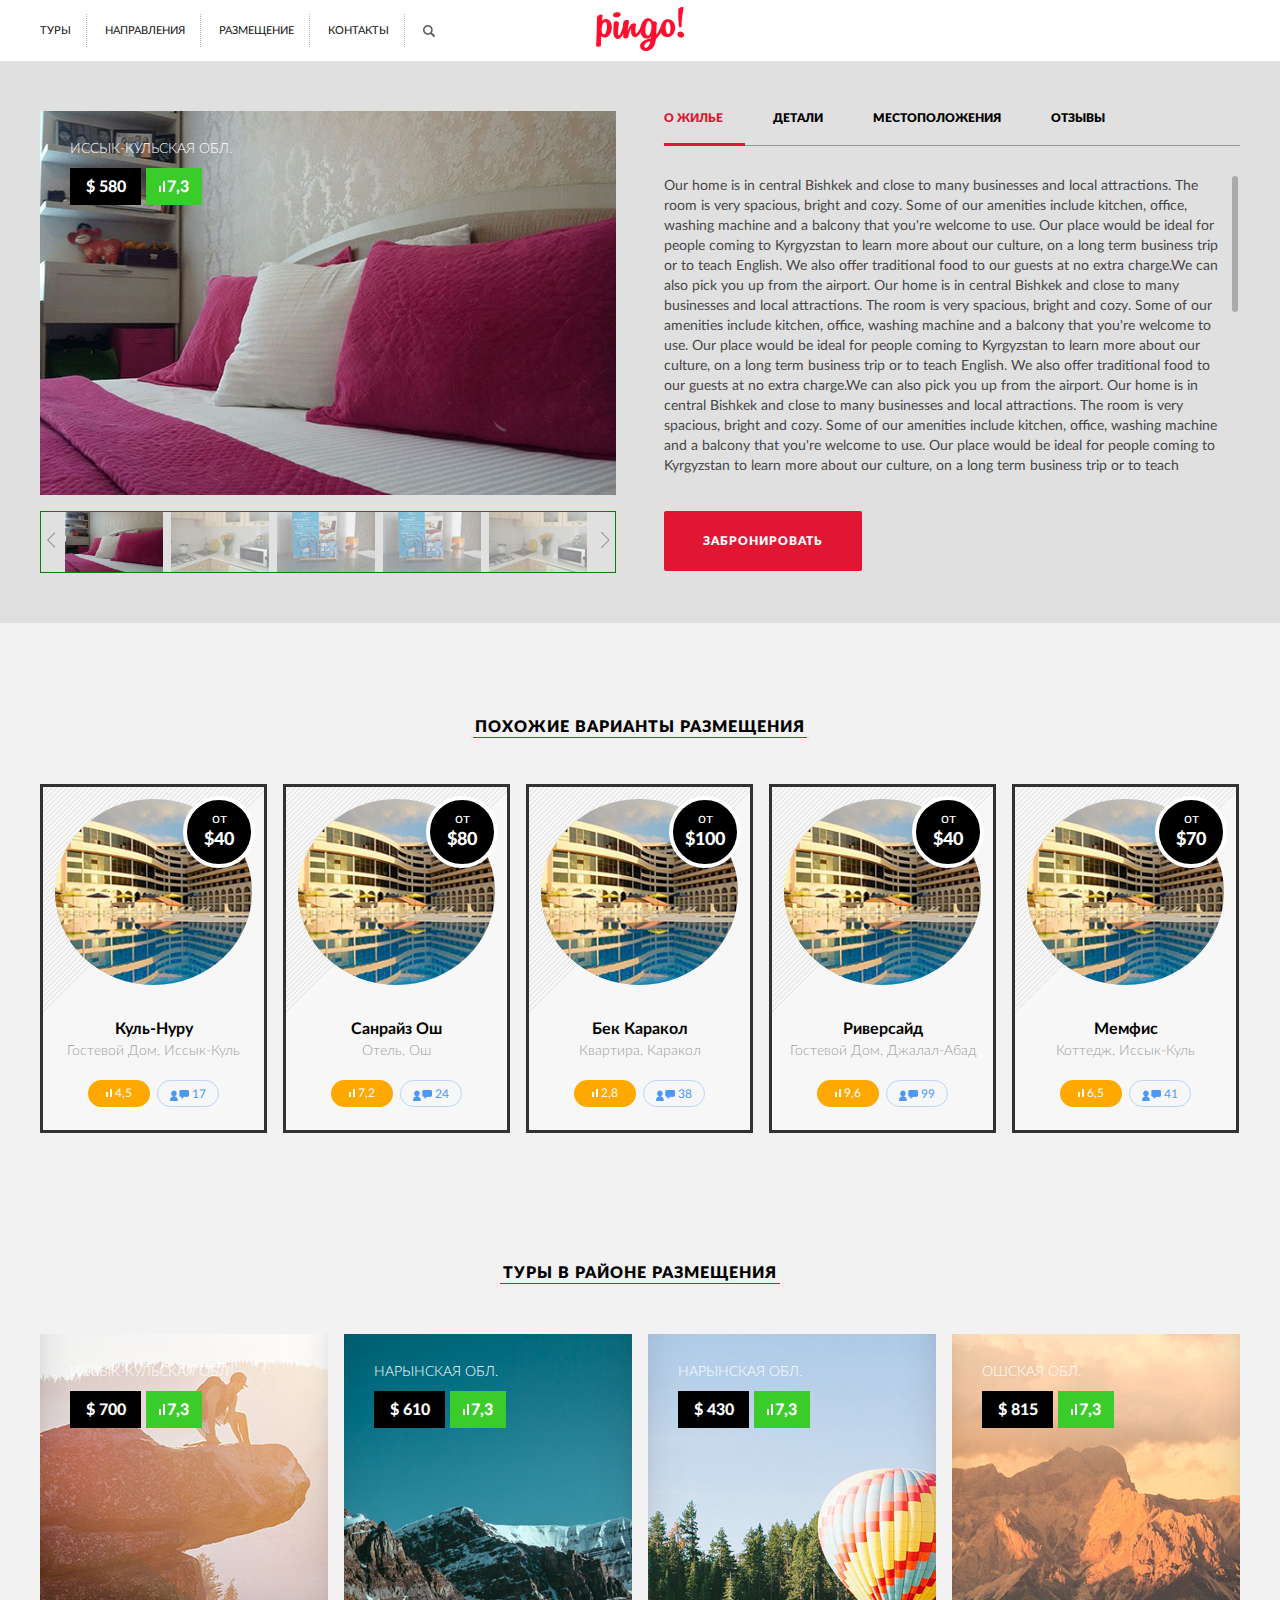
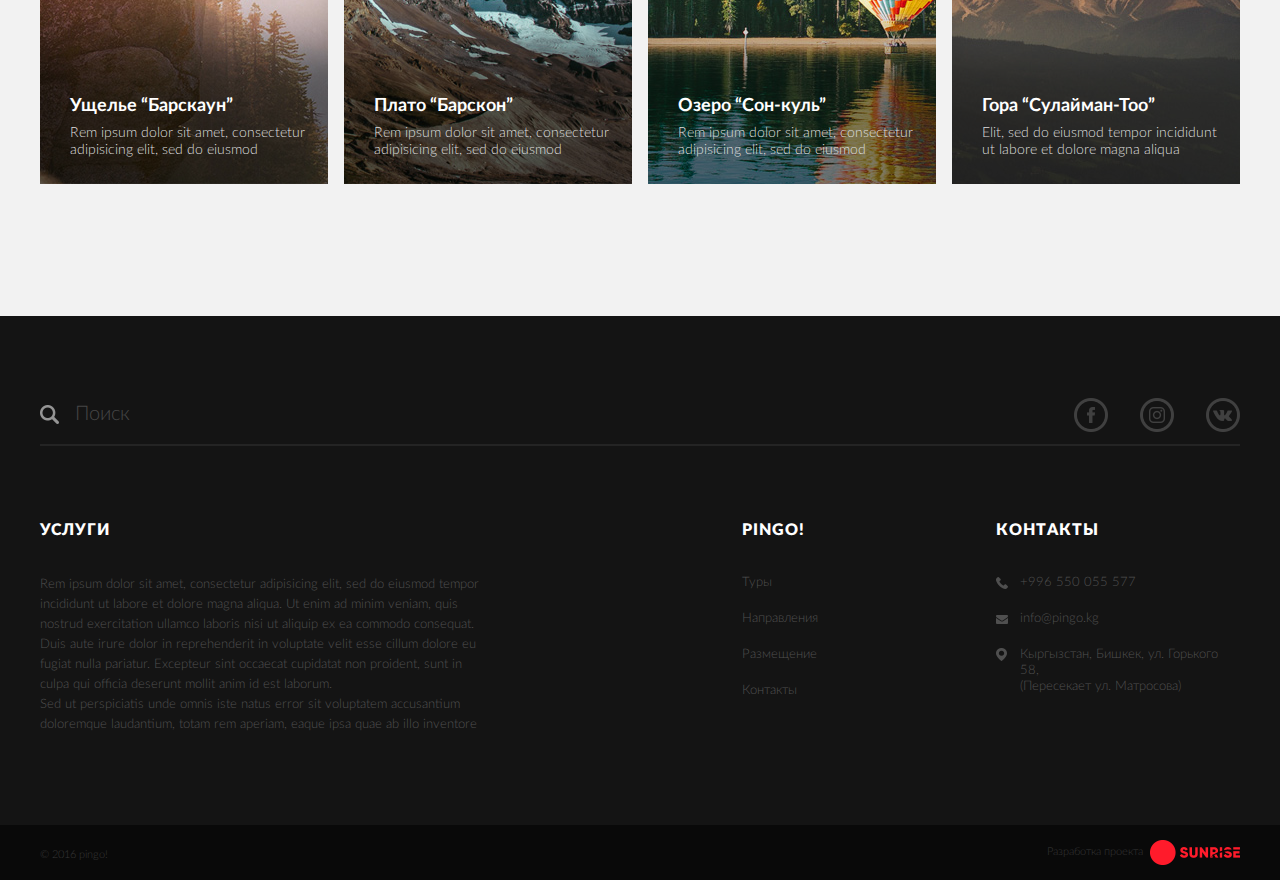
<file: accomodation_single.html>
<!DOCTYPE html>
<html lang="en">
<head>
    <meta charset="UTF-8">
    <title>Pingo</title>
    <link rel="stylesheet" href="assets/slick/slick-theme.css" type="text/css">
    <link rel="stylesheet" href="assets/slick/slick.css" type="text/css">
    <link rel="stylesheet" href="assets/css/perfect-scrollbar.css" type="text/css">
    <link rel="stylesheet" href="assets/css/normalize.css" type="text/css">
    <link rel="stylesheet" href="assets/css/styles.css" type="text/css">
    <meta name="viewport" content="width=device-width, initial-scale=1">
</head>
<body>
<header>
    <div class="grid header group">
        <nav>
            <ul class="menu">
                <li><a href="#">Туры</a></li>
                <li><a href="#">Направления</a></li>
                <li><a href="#">Размещение</a></li>
                <li><a href="#">Контакты</a></li>
                <li><a href="#"><img src="assets/images/search_icon.png" alt="search-icon"></a></li>
            </ul>
        </nav>

        <a class="logo" href="#"><img src="assets/images/logotype.png" alt="logotype"></a>

        <!--<div class="profile"></div>-->
    </div>
</header>

<div class="about_flat">
    <div class="grid group">
        <div class="gallery">
            <div class="flat_slider">

            <div class="sl_slide">
                <img src="assets/images/sl_img1.jpg" alt="image">
                <div class="ppr">
                    <div class="place">Иссык-Кульская обл.</div>
                    <div class="price">$ 580</div>
                    <div class="rate"><img src="assets/images/rate.png" alt="rate">7,3</div>
                </div>
            </div>

            <div class="sl_slide">
                <img src="assets/images/sl_img1.jpg" alt="image">
                <div class="ppr">
                    <div class="place">Иссык-Кульская обл.</div>
                    <div class="price">$ 580</div>
                    <div class="rate"><img src="assets/images/rate.png" alt="rate">7,3</div>
                </div>
            </div>

            <div class="sl_slide">
                <img src="assets/images/sl_img1.jpg" alt="image">
                <div class="ppr">
                    <div class="place">Иссык-Кульская обл.</div>
                    <div class="price">$ 580</div>
                    <div class="rate"><img src="assets/images/rate.png" alt="rate">7,3</div>
                </div>
            </div>

            <div class="sl_slide">
                <img src="assets/images/sl_img1.jpg" alt="image">
                <div class="ppr">
                    <div class="place">Иссык-Кульская обл.</div>
                    <div class="price">$ 580</div>
                    <div class="rate"><img src="assets/images/rate.png" alt="rate">7,3</div>
                </div>
            </div>

            <div class="sl_slide">
                <img src="assets/images/sl_img1.jpg" alt="image">
                <div class="ppr">
                    <div class="place">Иссык-Кульская обл.</div>
                    <div class="price">$ 580</div>
                    <div class="rate"><img src="assets/images/rate.png" alt="rate">7,3</div>
                </div>
            </div>
        </div>

            <div class="flat_slider2">
            <div class="sl2_slide">
                <div class="slide_bg"></div>
                <img src="assets/images/sl_img1.jpg" alt="img">
            </div>
            <div class="sl2_slide">
                <div class="slide_bg"></div>
                <img src="assets/images/sl_img3.jpg" alt="img">
            </div>
            <div class="sl2_slide">
                <div class="slide_bg"></div>
                <img src="assets/images/sl_img2.jpg" alt="img">
            </div>
            <div class="sl2_slide">
                <div class="slide_bg"></div>
                <img src="assets/images/sl_img2.jpg" alt="img">
            </div>
            <div class="sl2_slide">
                <div class="slide_bg"></div>
                <img src="assets/images/sl_img3.jpg" alt="img">
            </div>
            <!--<div class="sl2__slide"><img src="assets/images/sl_img_1.jpg" alt="img"></div>-->
            <!--<div class="sl2__slide"><img src="assets/images/sl_img2.jpg" alt="img"></div>-->
            <!--<div class="sl2__slide"><img src="assets/images/sl_img3.jpg" alt="img"></div>-->
            <!--<div class="sl2__slide"><img src="assets/images/sl_img2.jpg" alt="img"></div>-->
            <!--<div class="sl2__slide"><img src="assets/images/sl_img3.jpg" alt="img"></div>-->
        </div>
        </div>

        <section class="accommodation_tabs">

            <div id="tabs" class="c-tabs">

                <div class="c-tabs-nav">
                    <a href="#" class="c-tabs-nav__link is-active">О жилье</a>
                    <a href="#" class="c-tabs-nav__link">детали</a>
                    <a href="#" class="c-tabs-nav__link">местоположения</a>
                    <a href="#" class="c-tabs-nav__link">отзывы </a>
                    <div class="c-tab-nav-marker"></div>
                </div>

                <div class="application">
                    <form method="post" action="#">
                        <label for="firstname">Ваше имя<br>
                            <input type="text" name="firstname" id="firstname">
                        </label>

                        <label for="number">Номер телефона<br>
                            <input type="number" name="firstname" id="number">
                        </label>

                        <label for="amount">Гостей<br>
                            <input type="number" name="firstname" id="amount">
                        </label>

                        <label for="arrive">Прибытие<br>
                            <input type="date" name="firstname" id="arrive">
                        </label>

                        <label for="leave">Выезд<br>
                            <input type="date" name="firstname" id="leave">
                        </label>

                        <label for="comments">Остались вопросы?<br>
                            <textarea name="comments" id="comments" cols="20" rows="10"></textarea>
                        </label>

                        <button type="button" name="button" class="button">отправить заявку</button>
                        <button type="button" name="button" class="button">отменить</button>
                    </form>
                </div>
                <div class="c-tab is-active">
                    <div class="c-tab__content">
                        <div class="accommodation_desc">
                            <p>Our home is in central Bishkek and close to many businesses and local attractions.
                            The room is very spacious, bright and cozy. Some of our amenities include kitchen,
                            office, washing machine and a balcony that you're welcome to use. Our place would be
                            ideal for people coming to Kyrgyzstan to learn more about our culture, on a long term
                            business trip or to teach English. We also offer traditional food to our guests at no
                            extra charge.We can also pick you up from the airport.
                            Our home is in central Bishkek and close to many businesses and local attractions.
                            The room is very spacious, bright and cozy. Some of our amenities include kitchen,
                            office, washing machine and a balcony that you're welcome to use. Our place would be
                            ideal for people coming to Kyrgyzstan to learn more about our culture, on a long term
                            business trip or to teach English. We also offer traditional food to our guests at no
                            extra charge.We can also pick you up from the airport.
                            Our home is in central Bishkek and close to many businesses and local attractions.
                            The room is very spacious, bright and cozy. Some of our amenities include kitchen,
                            office, washing machine and a balcony that you're welcome to use. Our place would be
                            ideal for people coming to Kyrgyzstan to learn more about our culture, on a long term
                            business trip or to teach English. We also offer traditional food to our guests at no
                            extra charge.We can also pick you up from the airport.
                            Our home is in central Bishkek and close to many businesses and local attractions.
                            The room is very spacious, bright and cozy. Some of our amenities include kitchen,
                            office, washing machine and a balcony that you're welcome to use. Our place would be
                            ideal for people coming to Kyrgyzstan to learn more about our culture, on a long term
                            business trip or to teach English. We also offer traditional food to our guests at no
                            extra charge.We can also pick you up from the airport.
                            Our home is in central Bishkek and close to many businesses and local attractions.
                            The room is very spacious, bright and cozy. Some of our amenities include kitchen,
                            office, washing machine and a balcony that you're welcome to use. Our place would be
                            ideal for people coming to Kyrgyzstan to learn more about our culture, on a long term
                            business trip or to teach English. We also offer traditional food to our guests at no
                            extra charge.We can also pick you up from the airport.
                            Our home is in central Bishkek and close to many businesses and local attractions.
                            The room is very spacious, bright and cozy. Some of our amenities include kitchen,
                            office, washing machine and a balcony that you're welcome to use. Our place would be
                            ideal for people coming to Kyrgyzstan to learn more about our culture, on a long term
                            business trip or to teach English. We also offer traditional food to our guests at no
                            extra charge.We can also pick you up from the airport.</p>
                        </div>
                        <button type="button" name="button" class="button">Забронировать</button>
                    </div>
                </div>

                <div class="c-tab">
                    <div class="c-tab__content">
                        <div class="accommodation_details">
                            <h6>жилье:</h6>
                            <p>Тип размещения:  <span>Квартира</span><br>
                                Вмещает гостей:  <span>2</span><br>
                                Количество ванных комнат:  <span>1</span><br>
                                Тип кровати:  <span>Диван-кровать</span><br>
                                Количество спален:  <span>1</span><br>
                                Кроватей: <span>1</span><br>
                                Время прибытия:  <span> время после 16:00</span><br>
                                Время выезда:  <span>00:00</span>
                            </p>

                            <hr color="#d2d2d2">

                            <h6>Удобства</h6>
                            <ul class="accommodation_service">
                                <li><img src="assets/images/internet.png" alt="image">Интернет</li>
                                <li><img src="assets/images/parking.png" alt="image">Бесплатная парковка</li>
                                <li><img src="assets/images/internet_icon.png" alt="image">Беспроводной Интернет</li>
                                <li><img src="assets/images/kitchen.png" alt="image">Кухня</li>
                            </ul>
                        </div>
                        <button type="button" name="button" class="button">Забронировать</button>
                    </div>
                </div>

                <div class="c-tab">
                    <div class="c-tab__content">
                        <div class="accommodation_location">
                            <iframe src="https://www.google.com/maps/embed?pb=!1m18!1m12!1m3!1d2923.951587032065!2d74.57456831504412!3d42.873865979155795!2m3!1f0!2f0!3f0!3m2!1i1024!2i768!4f13.1!3m3!1m2!1s0x389ec83dc60d126d%3A0x8284c6d6bf6e481!2zU3VucmlzZSBTdHVkaW8gLSDQoNCw0LfRgNCw0LHQvtGC0LrQsCDRgdCw0LnRgtC-0LIg0Lgg0LzQvtCx0LjQu9GM0L3Ri9GFINC_0YDQuNC70L7QttC10L3QuNC5INCR0LjRiNC60LXQug!5e0!3m2!1sru!2skg!4v1481612842163" frameborder="0" style="border:0" allowfullscreen></iframe>
                        </div>
                    </div>
                </div>

                <div class="c-tab">
                    <div class="c-tab__content">
                        <div class="comments">
                            <div class="comment group">
                                <div class="avatar"><img src="assets/images/comment_avatar.jpg" alt="avatar"></div>
                                <h6><a href="#">olga briggs</a></h6>
                                <div class="com_rate"><img src="assets/images/hotel_rate.png" alt="rate">7,2</div>
                                <span class="com_date">август 2016</span>

                                <div class="com_box">
                                    <span class="tip tip_left"></span>
                                    Dolor sit amet, consectetur adipisicing elit, sed do eiusmod
                                    tempor incididunt ut labore et dolore magna aliqua. Ut enim ad minim veniam,
                                    quis nostrud exercitation ullamco laboris nisi ut aliquip ex ea commodo
                                </div>
                            </div>

                            <div class="comment group">
                                <div class="avatar"><img src="assets/images/comment_avatar.jpg" alt="avatar"></div>
                                <h6><a href="#">olga briggs</a></h6>
                                <div class="com_rate"><img src="assets/images/hotel_rate.png" alt="rate">7,2</div>
                                <span class="com_date">август 2016</span>

                                <div class="com_box">
                                    <span class="tip tip_left"></span>
                                    Dolor sit amet, consectetur adipisicing elit, sed do eiusmod
                                    tempor incididunt ut labore et dolore magna aliqua. Ut enim ad minim veniam,
                                    quis nostrud exercitation ullamco laboris nisi ut aliquip ex ea commodo
                                </div>
                            </div>
                        </div>
                        <button type="button" name="button" class="button">Забронировать</button>
                    </div>
                </div>

            </div>

        </section>
    </div>
</div>

<div class="container2">
    <div class="grid content3">
        <h3>похожие варианты размещения</h3>

        <div class="line"></div>

        <div class="hotels">
            <div class="hotel">
                <div class="hotel_img">
                    <img src="assets/images/hotel1.jpg" alt="hotel">

                    <div class="cost"><span>от</span><br>$40</div>
                </div>

                <div class="hotel_desc">
                    <h5>Куль-Нуру</h5>

                    <p>Гостевой Дом, Иссык-Куль</p>

                    <div class="hotel_rate"><img src="assets/images/hotel_rate.png" alt="rate">4,5</div>
                    <div class="hotel_vote"><img src="assets/images/vote_icon.png" alt="icon">17</div>
                </div>
            </div>

            <div class="hotel">
                <div class="hotel_img">
                    <img src="assets/images/hotel1.jpg" alt="hotel">

                    <div class="cost"><span>от</span><br>$80</div>
                </div>

                <div class="hotel_desc">
                    <h5>Санрайз Ош</h5>

                    <p>Отель, Ош</p>

                    <div class="hotel_rate"><img src="assets/images/hotel_rate.png" alt="rate">7,2</div>
                    <div class="hotel_vote"><img src="assets/images/vote_icon.png" alt="icon">24</div>
                </div>
            </div>

            <div class="hotel">
                <div class="hotel_img">
                    <img src="assets/images/hotel1.jpg" alt="hotel">

                    <div class="cost"><span>от</span><br>$100</div>
                </div>

                <div class="hotel_desc">
                    <h5>Бек Каракол</h5>

                    <p>Квартира, Каракол</p>

                    <div class="hotel_rate"><img src="assets/images/hotel_rate.png" alt="rate">2,8</div>
                    <div class="hotel_vote"><img src="assets/images/vote_icon.png" alt="icon">38</div>
                </div>
            </div>

            <div class="hotel">
                <div class="hotel_img">
                    <img src="assets/images/hotel1.jpg" alt="hotel">

                    <div class="cost"><span>от</span><br>$40</div>
                </div>

                <div class="hotel_desc">
                    <h5>Риверсайд</h5>

                    <p>Гостевой Дом, Джалал-Абад</p>

                    <div class="hotel_rate"><img src="assets/images/hotel_rate.png" alt="rate">9,6</div>
                    <div class="hotel_vote"><img src="assets/images/vote_icon.png" alt="icon">99</div>
                </div>
            </div>

            <div class="hotel">
                <div class="hotel_img">
                    <img src="assets/images/hotel1.jpg" alt="hotel">

                    <div class="cost"><span>от</span><br>$70</div>
                </div>

                <div class="hotel_desc">
                    <h5>Мемфис</h5>

                    <p>Коттедж, Иссык-Куль</p>

                    <div class="hotel_rate"><img src="assets/images/hotel_rate.png" alt="rate">6,5</div>
                    <div class="hotel_vote"><img src="assets/images/vote_icon.png" alt="icon">41</div>
                </div>
            </div>

        </div>
    </div>
</div>

<div class="container3">
    <div class="grid content2">
        <h3>туры в районе размещения</h3>

        <div class="line"></div>

        <div class="tours_around_accommodation">

            <div class="tour">
                <div class="shadow"></div>
                <img src="assets/images/tour4.jpg" alt="tour">

                <div class="ppr">
                    <div class="place">Иссык-Кульская обл</div>
                    <div class="price">$ 700</div>
                    <div class="rate"><img src="assets/images/rate.png" alt="rate">7,3</div>
                </div>

                <div class="description">
                    <h4>Ущелье “Барскаун”</h4>

                    <p>Rem ipsum dolor sit amet, consectetur adipisicing elit, sed do eiusmod </p>
                </div>
            </div>

            <div class="tour">
                <div class="shadow"></div>
                <img src="assets/images/tour5.jpg" alt="tour">

                <div class="ppr">
                    <div class="place">нарынская обл.</div>
                    <div class="price">$ 610</div>
                    <div class="rate"><img src="assets/images/rate.png" alt="rate">7,3</div>
                </div>

                <div class="description">
                    <h4>Плато “Барскон”</h4>

                    <p>Rem ipsum dolor sit amet, consectetur adipisicing elit, sed do eiusmod </p>
                </div>
            </div>

            <div class="tour">
                <div class="shadow"></div>
                <img src="assets/images/tour6.jpg" alt="tour">

                <div class="ppr">
                    <div class="place">нарынская обл.</div>
                    <div class="price">$ 430</div>
                    <div class="rate"><img src="assets/images/rate.png" alt="rate">7,3</div>
                </div>

                <div class="description">
                    <h4>Озеро “Сон-куль”</h4>

                    <p>Rem ipsum dolor sit amet, consectetur adipisicing elit, sed do eiusmod</p>
                </div>
            </div>

            <div class="tour">
                <div class="shadow"></div>
                <img src="assets/images/tour7.jpg" alt="tour">

                <div class="ppr">
                    <div class="place">ошская обл.</div>
                    <div class="price">$ 815</div>
                    <div class="rate"><img src="assets/images/rate.png" alt="rate">7,3</div>
                </div>

                <div class="description">
                    <h4>Гора “Сулайман-Тоо”</h4>

                    <p>Elit, sed do eiusmod tempor incididunt ut labore et dolore magna aliqua</p>
                </div>
            </div>
        </div>
    </div>
</div>

<footer>
    <div class="grid content5">
        <div class="clear group">
            <form method="post" action="#">
                <label>
                    <input type="search" name="name" placeholder="Поиск">
                </label>
            </form>

            <ul class="share">
                <li class="facebook"><a class="social " href="#"></a></li>
                <li class="instagram"><a class="social " href="#"></a></li>
                <li class="vk"><a class="social " href="#"></a></li>
            </ul>
        </div>
        <hr color="#242424">

        <div class="about">
            <div class="service">
                <h3>УСЛУГИ</h3>

                <p>Rem ipsum dolor sit amet, consectetur adipisicing elit, sed do eiusmod
                    tempor incididunt ut labore et dolore magna aliqua. Ut enim ad minim veniam,
                    quis nostrud exercitation ullamco laboris nisi ut aliquip ex ea commodo consequat.
                    Duis aute irure dolor in reprehenderit in voluptate velit esse cillum dolore eu fugiat
                    nulla pariatur. Excepteur sint occaecat cupidatat non proident, sunt in culpa qui officia
                    deserunt mollit anim id est laborum. </p>

                <p>Sed ut perspiciatis unde omnis iste natus error sit voluptatem accusantium doloremque laudantium,
                    totam rem aperiam, eaque ipsa quae ab illo inventore</p>
            </div>

            <ul class="pingo">
                <li><a href="#"><h3>Pingo!</h3></a></li>
                <li><a href="#">Туры</a></li>
                <li><a href="#">Направления</a></li>
                <li><a href="#">Размещение</a></li>
                <li><a href="#">Контакты</a></li>
            </ul>

            <ul class="contacts">
                <li><h3>контакты</h3></li>
                <li>+996 550 055 577</li>
                <li>info@pingo.kg</li>
                <li>Кыргызстан, Бишкек, ул. Горького 58,<br>
                    (Пересекает ул. Матросова)
                </li>
            </ul>
        </div>

    </div>

    <div class="copyright">
        <div class="grid footer group">
            <p>© 2016 pingo!</p>
            <a href="#">Разработка проекта <img src="assets/images/sunrise.png" alt="sunrise"></a>
        </div>
    </div>
</footer>


<script src="assets/js/jquery-3.1.0.min.js"></script>
<script src="assets/slick/slick.min.js"></script>
<script type="text/javascript" src="assets/js/perfect-scrollbar.jquery.js"></script>
<script src="assets/js/script.js"></script>
</body>
</html>
</file>
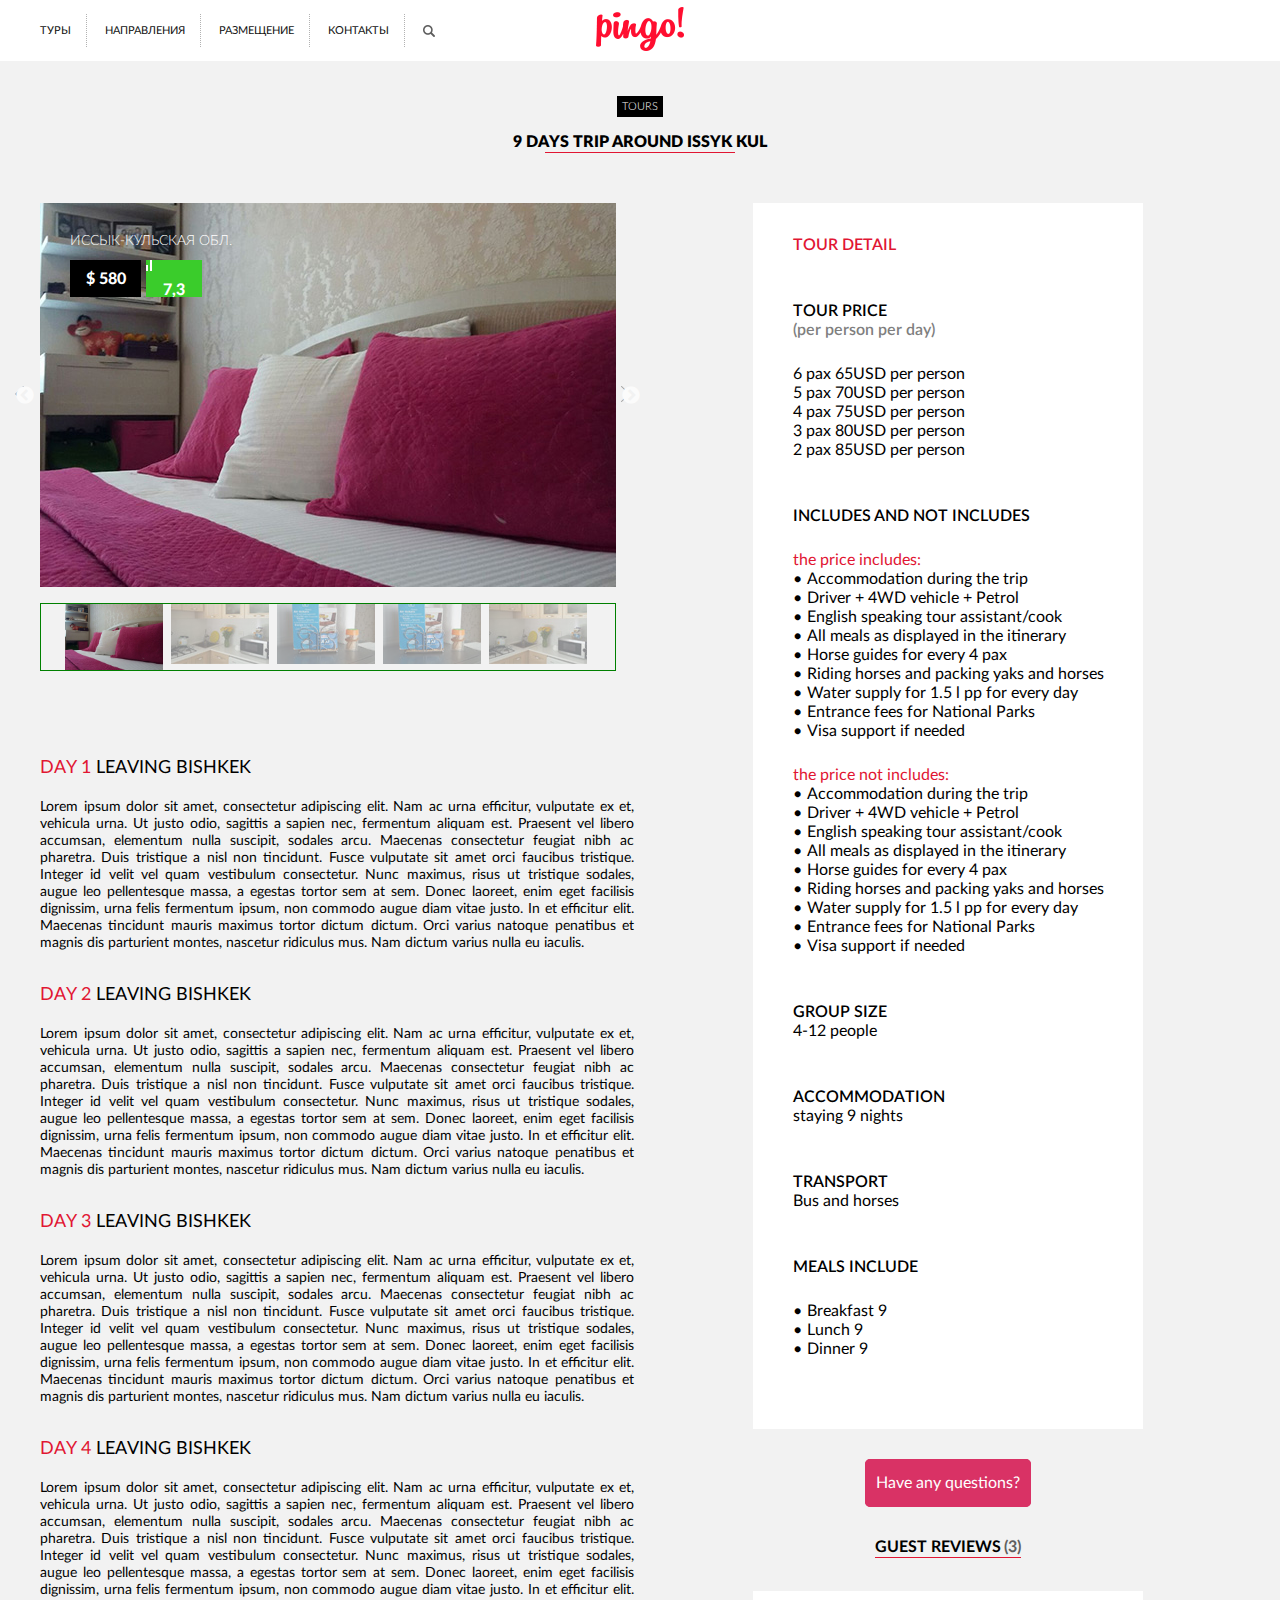
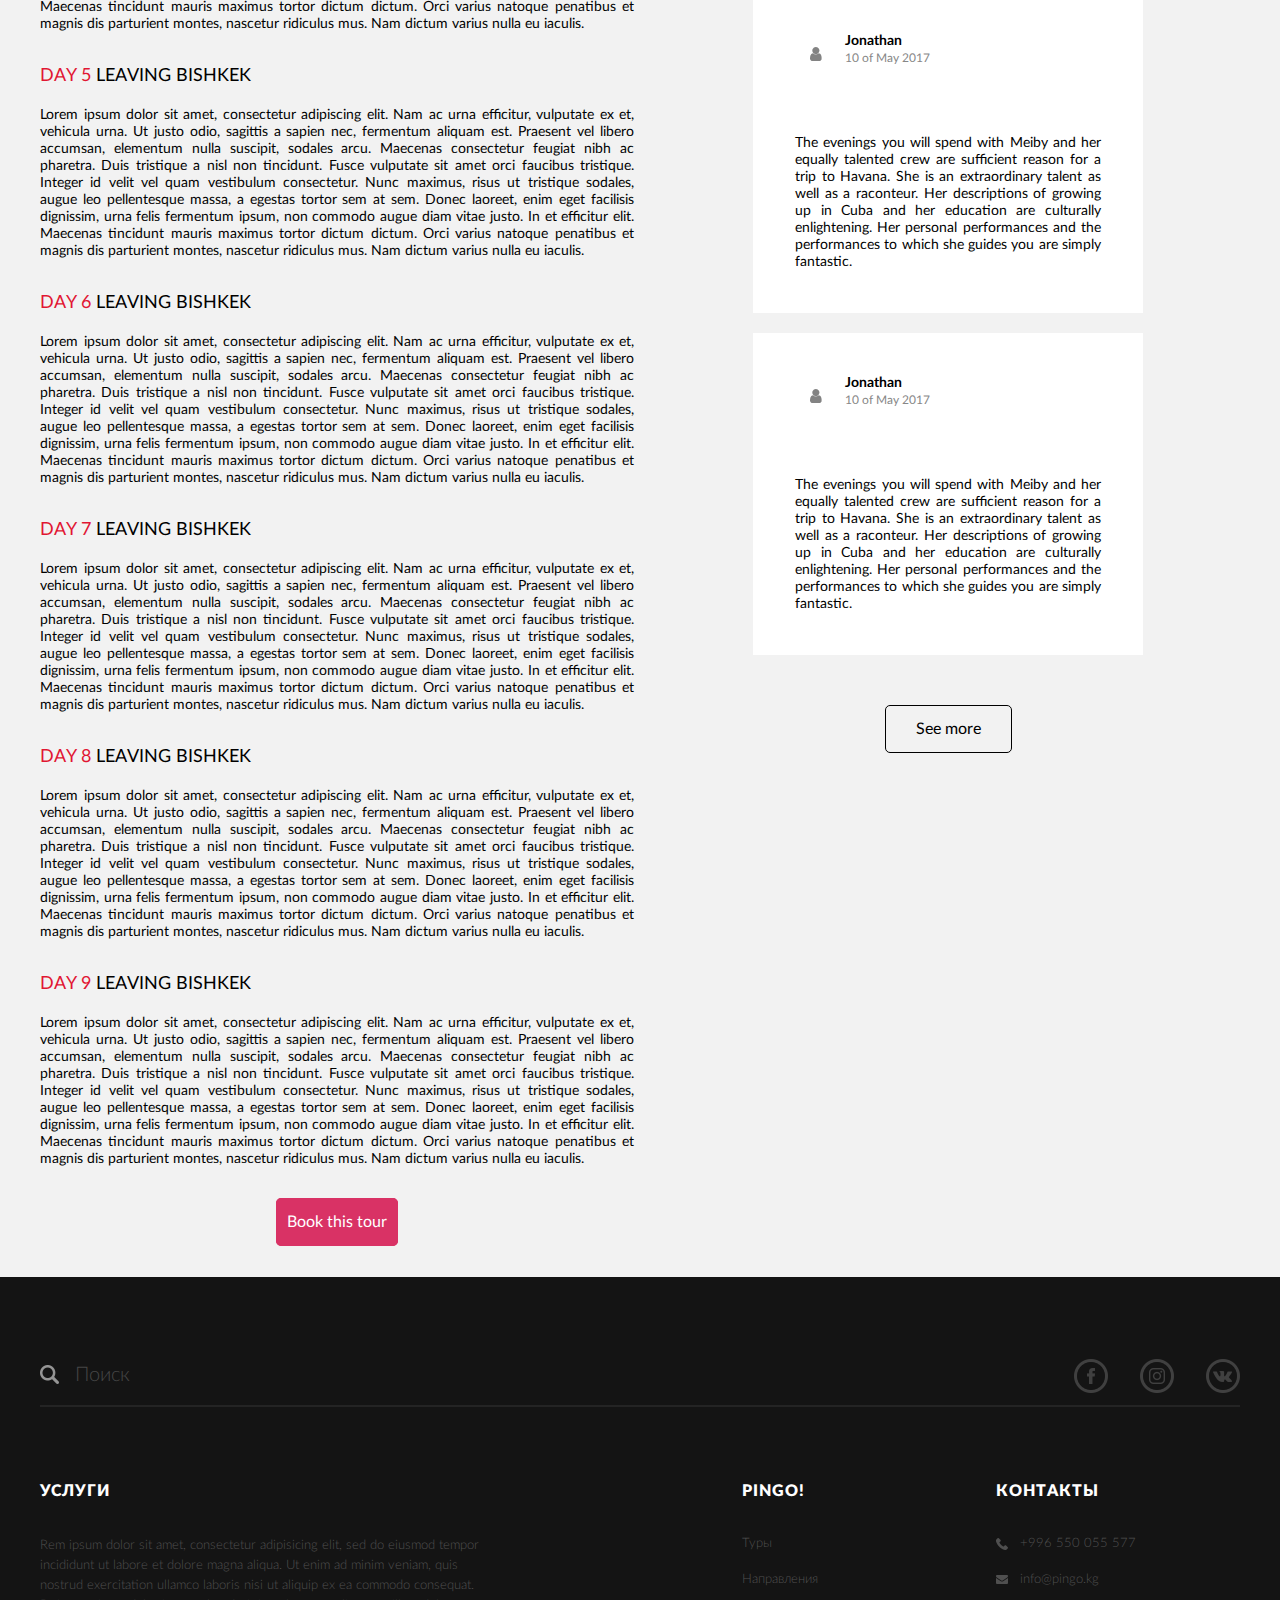
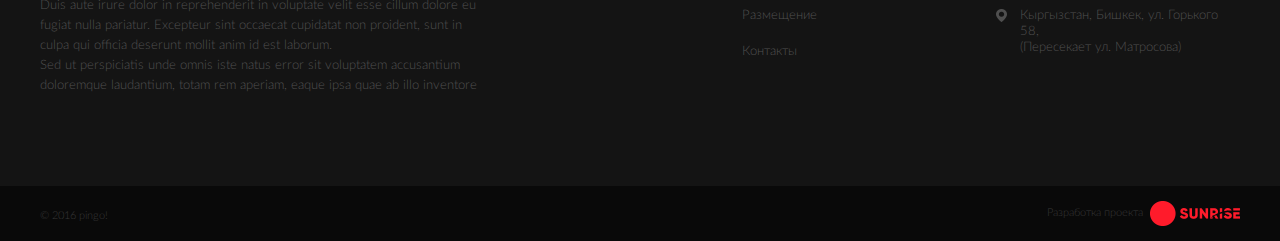
<file: one-tour.html>
<!DOCTYPE html>
<html lang="ru">
<head>
    <meta charset="UTF-8">
    <title>Pingo</title>
    <link rel="stylesheet" href="assets/css/normalize.css" type="text/css">
    <link rel="stylesheet" href="assets/css/styles.css" type="text/css">
    <link rel="stylesheet" href="assets/slick/slick.css" type="text/css">
    <link rel="stylesheet" href="assets/slick/slick-theme.css" type="text/css">
    <meta name="viewport" content="width=device-width, initial-scale=1">
</head>
<body>

<header>
    <div class="grid header group">
        <nav>
            <ul class="menu">
                <li><a href="#">Туры</a></li>
                <li><a href="#">Направления</a></li>
                <li><a href="#">Размещение</a></li>
                <li><a href="#">Контакты</a></li>
                <li><a href="#"><img src="assets/images/search_icon.png" alt="search-icon"></a></li>
            </ul>
        </nav>

        <a class="logo" href="#"><img src="assets/images/logotype.png" alt="logotype"></a>

        <!--<div class="profile"></div>-->
    </div>
</header>

<div class="page-title">
    <div class="tours-title"><span>tours</span></div>
    <div class="current-tour-title">
        9 days trip around issyk kul
        <div class="line"></div>
    </div>
</div>


<div class="page-content">
    <div class="grid group">
        <div class="new-tour-description">
            <div class="gallery">
                <div class="flat_slider">
                    <div class="sl_slide">
                        <img src="assets/images/sl_img1.jpg" alt="image">
                        <div class="ppr">
                            <div class="place">Иссык-Кульская обл.</div>
                            <div class="price">$ 580</div>
                            <div class="rate"><img src="assets/images/rate.png" alt="rate">7,3</div>
                        </div>
                    </div>

                    <div class="sl_slide">
                        <img src="assets/images/sl_img1.jpg" alt="image">
                        <div class="ppr">
                            <div class="place">Иссык-Кульская обл.</div>
                            <div class="price">$ 580</div>
                            <div class="rate"><img src="assets/images/rate.png" alt="rate">7,3</div>
                        </div>
                    </div>

                    <div class="sl_slide">
                        <img src="assets/images/sl_img1.jpg" alt="image">
                        <div class="ppr">
                            <div class="place">Иссык-Кульская обл.</div>
                            <div class="price">$ 580</div>
                            <div class="rate"><img src="assets/images/rate.png" alt="rate">7,3</div>
                        </div>
                    </div>

                    <div class="sl_slide">
                        <img src="assets/images/sl_img1.jpg" alt="image">
                        <div class="ppr">
                            <div class="place">Иссык-Кульская обл.</div>
                            <div class="price">$ 580</div>
                            <div class="rate"><img src="assets/images/rate.png" alt="rate">7,3</div>
                        </div>
                    </div>

                    <div class="sl_slide">
                        <img src="assets/images/sl_img1.jpg" alt="image">
                        <div class="ppr">
                            <div class="place">Иссык-Кульская обл.</div>
                            <div class="price">$ 580</div>
                            <div class="rate"><img src="assets/images/rate.png" alt="rate">7,3</div>
                        </div>
                    </div>
                </div>

                <div class="flat_slider2">
                    <div class="sl2_slide">
                        <div class="slide_bg"></div>
                        <img src="assets/images/sl_img1.jpg" alt="img">
                    </div>
                    <div class="sl2_slide">
                        <div class="slide_bg"></div>
                        <img src="assets/images/sl_img3.jpg" alt="img">
                    </div>
                    <div class="sl2_slide">
                        <div class="slide_bg"></div>
                        <img src="assets/images/sl_img2.jpg" alt="img">
                    </div>
                    <div class="sl2_slide">
                        <div class="slide_bg"></div>
                        <img src="assets/images/sl_img2.jpg" alt="img">
                    </div>
                    <div class="sl2_slide">
                        <div class="slide_bg"></div>
                        <img src="assets/images/sl_img3.jpg" alt="img">
                    </div>
                    <!--<div class="sl2__slide"><img src="assets/images/sl_img_1.jpg" alt="img"></div>-->
                    <!--<div class="sl2__slide"><img src="assets/images/sl_img2.jpg" alt="img"></div>-->
                    <!--<div class="sl2__slide"><img src="assets/images/sl_img3.jpg" alt="img"></div>-->
                    <!--<div class="sl2__slide"><img src="assets/images/sl_img2.jpg" alt="img"></div>-->
                    <!--<div class="sl2__slide"><img src="assets/images/sl_img3.jpg" alt="img"></div>-->
                </div>
            </div>

            <div class="tour-day-description">
                <div class="item">
                    <div class="item-title"><span>day 1</span>leaving bishkek</div>
                    <div class="item-content">
                        Lorem ipsum dolor sit amet, consectetur adipiscing elit. Nam ac urna efficitur, vulputate ex et, vehicula urna. Ut justo odio, sagittis a sapien nec, fermentum aliquam est. Praesent vel libero accumsan, elementum nulla suscipit, sodales arcu. Maecenas consectetur feugiat nibh ac pharetra. Duis tristique a nisl non tincidunt. Fusce vulputate sit amet orci faucibus tristique. Integer id velit vel quam vestibulum consectetur. Nunc maximus, risus ut tristique sodales, augue leo pellentesque massa, a egestas tortor sem at sem. Donec laoreet, enim eget facilisis dignissim, urna felis fermentum ipsum, non commodo augue diam vitae justo. In et efficitur elit. Maecenas tincidunt mauris maximus tortor dictum dictum. Orci varius natoque penatibus et magnis dis parturient montes, nascetur ridiculus mus. Nam dictum varius nulla eu iaculis.
                    </div>
                </div>
                <div class="item">
                    <div class="item-title"><span>day 2</span>leaving bishkek</div>
                    <div class="item-content">
                        Lorem ipsum dolor sit amet, consectetur adipiscing elit. Nam ac urna efficitur, vulputate ex et, vehicula urna. Ut justo odio, sagittis a sapien nec, fermentum aliquam est. Praesent vel libero accumsan, elementum nulla suscipit, sodales arcu. Maecenas consectetur feugiat nibh ac pharetra. Duis tristique a nisl non tincidunt. Fusce vulputate sit amet orci faucibus tristique. Integer id velit vel quam vestibulum consectetur. Nunc maximus, risus ut tristique sodales, augue leo pellentesque massa, a egestas tortor sem at sem. Donec laoreet, enim eget facilisis dignissim, urna felis fermentum ipsum, non commodo augue diam vitae justo. In et efficitur elit. Maecenas tincidunt mauris maximus tortor dictum dictum. Orci varius natoque penatibus et magnis dis parturient montes, nascetur ridiculus mus. Nam dictum varius nulla eu iaculis.
                    </div>
                </div>
                <div class="item">
                    <div class="item-title"><span>day 3</span>leaving bishkek</div>
                    <div class="item-content">
                        Lorem ipsum dolor sit amet, consectetur adipiscing elit. Nam ac urna efficitur, vulputate ex et, vehicula urna. Ut justo odio, sagittis a sapien nec, fermentum aliquam est. Praesent vel libero accumsan, elementum nulla suscipit, sodales arcu. Maecenas consectetur feugiat nibh ac pharetra. Duis tristique a nisl non tincidunt. Fusce vulputate sit amet orci faucibus tristique. Integer id velit vel quam vestibulum consectetur. Nunc maximus, risus ut tristique sodales, augue leo pellentesque massa, a egestas tortor sem at sem. Donec laoreet, enim eget facilisis dignissim, urna felis fermentum ipsum, non commodo augue diam vitae justo. In et efficitur elit. Maecenas tincidunt mauris maximus tortor dictum dictum. Orci varius natoque penatibus et magnis dis parturient montes, nascetur ridiculus mus. Nam dictum varius nulla eu iaculis.
                    </div>
                </div>
                <div class="item">
                    <div class="item-title"><span>day 4</span>leaving bishkek</div>
                    <div class="item-content">
                        Lorem ipsum dolor sit amet, consectetur adipiscing elit. Nam ac urna efficitur, vulputate ex et, vehicula urna. Ut justo odio, sagittis a sapien nec, fermentum aliquam est. Praesent vel libero accumsan, elementum nulla suscipit, sodales arcu. Maecenas consectetur feugiat nibh ac pharetra. Duis tristique a nisl non tincidunt. Fusce vulputate sit amet orci faucibus tristique. Integer id velit vel quam vestibulum consectetur. Nunc maximus, risus ut tristique sodales, augue leo pellentesque massa, a egestas tortor sem at sem. Donec laoreet, enim eget facilisis dignissim, urna felis fermentum ipsum, non commodo augue diam vitae justo. In et efficitur elit. Maecenas tincidunt mauris maximus tortor dictum dictum. Orci varius natoque penatibus et magnis dis parturient montes, nascetur ridiculus mus. Nam dictum varius nulla eu iaculis.
                    </div>
                </div>
                <div class="item">
                    <div class="item-title"><span>day 5</span>leaving bishkek</div>
                    <div class="item-content">
                        Lorem ipsum dolor sit amet, consectetur adipiscing elit. Nam ac urna efficitur, vulputate ex et, vehicula urna. Ut justo odio, sagittis a sapien nec, fermentum aliquam est. Praesent vel libero accumsan, elementum nulla suscipit, sodales arcu. Maecenas consectetur feugiat nibh ac pharetra. Duis tristique a nisl non tincidunt. Fusce vulputate sit amet orci faucibus tristique. Integer id velit vel quam vestibulum consectetur. Nunc maximus, risus ut tristique sodales, augue leo pellentesque massa, a egestas tortor sem at sem. Donec laoreet, enim eget facilisis dignissim, urna felis fermentum ipsum, non commodo augue diam vitae justo. In et efficitur elit. Maecenas tincidunt mauris maximus tortor dictum dictum. Orci varius natoque penatibus et magnis dis parturient montes, nascetur ridiculus mus. Nam dictum varius nulla eu iaculis.
                    </div>
                </div>
                <div class="item">
                    <div class="item-title"><span>day 6</span>leaving bishkek</div>
                    <div class="item-content">
                        Lorem ipsum dolor sit amet, consectetur adipiscing elit. Nam ac urna efficitur, vulputate ex et, vehicula urna. Ut justo odio, sagittis a sapien nec, fermentum aliquam est. Praesent vel libero accumsan, elementum nulla suscipit, sodales arcu. Maecenas consectetur feugiat nibh ac pharetra. Duis tristique a nisl non tincidunt. Fusce vulputate sit amet orci faucibus tristique. Integer id velit vel quam vestibulum consectetur. Nunc maximus, risus ut tristique sodales, augue leo pellentesque massa, a egestas tortor sem at sem. Donec laoreet, enim eget facilisis dignissim, urna felis fermentum ipsum, non commodo augue diam vitae justo. In et efficitur elit. Maecenas tincidunt mauris maximus tortor dictum dictum. Orci varius natoque penatibus et magnis dis parturient montes, nascetur ridiculus mus. Nam dictum varius nulla eu iaculis.
                    </div>
                </div>
                <div class="item">
                    <div class="item-title"><span>day 7</span>leaving bishkek</div>
                    <div class="item-content">
                        Lorem ipsum dolor sit amet, consectetur adipiscing elit. Nam ac urna efficitur, vulputate ex et, vehicula urna. Ut justo odio, sagittis a sapien nec, fermentum aliquam est. Praesent vel libero accumsan, elementum nulla suscipit, sodales arcu. Maecenas consectetur feugiat nibh ac pharetra. Duis tristique a nisl non tincidunt. Fusce vulputate sit amet orci faucibus tristique. Integer id velit vel quam vestibulum consectetur. Nunc maximus, risus ut tristique sodales, augue leo pellentesque massa, a egestas tortor sem at sem. Donec laoreet, enim eget facilisis dignissim, urna felis fermentum ipsum, non commodo augue diam vitae justo. In et efficitur elit. Maecenas tincidunt mauris maximus tortor dictum dictum. Orci varius natoque penatibus et magnis dis parturient montes, nascetur ridiculus mus. Nam dictum varius nulla eu iaculis.
                    </div>
                </div>
                <div class="item">
                    <div class="item-title"><span>day 8</span>leaving bishkek</div>
                    <div class="item-content">
                        Lorem ipsum dolor sit amet, consectetur adipiscing elit. Nam ac urna efficitur, vulputate ex et, vehicula urna. Ut justo odio, sagittis a sapien nec, fermentum aliquam est. Praesent vel libero accumsan, elementum nulla suscipit, sodales arcu. Maecenas consectetur feugiat nibh ac pharetra. Duis tristique a nisl non tincidunt. Fusce vulputate sit amet orci faucibus tristique. Integer id velit vel quam vestibulum consectetur. Nunc maximus, risus ut tristique sodales, augue leo pellentesque massa, a egestas tortor sem at sem. Donec laoreet, enim eget facilisis dignissim, urna felis fermentum ipsum, non commodo augue diam vitae justo. In et efficitur elit. Maecenas tincidunt mauris maximus tortor dictum dictum. Orci varius natoque penatibus et magnis dis parturient montes, nascetur ridiculus mus. Nam dictum varius nulla eu iaculis.
                    </div>
                </div>
                <div class="item">
                    <div class="item-title"><span>day 9</span>leaving bishkek</div>
                    <div class="item-content">
                        Lorem ipsum dolor sit amet, consectetur adipiscing elit. Nam ac urna efficitur, vulputate ex et, vehicula urna. Ut justo odio, sagittis a sapien nec, fermentum aliquam est. Praesent vel libero accumsan, elementum nulla suscipit, sodales arcu. Maecenas consectetur feugiat nibh ac pharetra. Duis tristique a nisl non tincidunt. Fusce vulputate sit amet orci faucibus tristique. Integer id velit vel quam vestibulum consectetur. Nunc maximus, risus ut tristique sodales, augue leo pellentesque massa, a egestas tortor sem at sem. Donec laoreet, enim eget facilisis dignissim, urna felis fermentum ipsum, non commodo augue diam vitae justo. In et efficitur elit. Maecenas tincidunt mauris maximus tortor dictum dictum. Orci varius natoque penatibus et magnis dis parturient montes, nascetur ridiculus mus. Nam dictum varius nulla eu iaculis.
                    </div>
                </div>
            </div>
            <div class="book-details">
                <a href="#">Book this tour</a>
            </div>
        </div>

        <div class="new-tour-details">
            <div class="tour-detail group">
                <div class="detail-title">tour detail</div>
                <div class="detail-wrap">
                    <div class="wrap-title">
                        tour price
                    </div>
                    <span>(per person per day)</span>

                    <ul>
                        <li>6 pax 65USD per person</li>
                        <li>5 pax 70USD per person</li>
                        <li>4 pax 75USD per person</li>
                        <li>3 pax 80USD per person</li>
                        <li>2 pax 85USD per person</li>
                    </ul>
                </div>
                <div class="detail-wrap">
                    <div class="wrap-title">
                        INCLUDES AND NOT INCLUDES
                    </div>

                    <div class="include-module">
                        <span>The price includes:</span>
                        <ul>
                            <li>Accommodation during the trip</li>
                            <li>Driver + 4WD vehicle + Petrol</li>
                            <li>English speaking tour assistant/cook</li>
                            <li>All meals as displayed in the itinerary</li>
                            <li>Horse guides for every 4 pax</li>
                            <li>Riding horses and packing yaks and horses</li>
                            <li>Water supply for 1.5 l pp for every day</li>
                            <li>Entrance fees for National Parks</li>
                            <li>Visa support if needed</li>
                        </ul>
                    </div>

                    <div class="include-module">
                        <span>The price not includes:</span>
                        <ul>
                            <li>Accommodation during the trip</li>
                            <li>Driver + 4WD vehicle + Petrol</li>
                            <li>English speaking tour assistant/cook</li>
                            <li>All meals as displayed in the itinerary</li>
                            <li>Horse guides for every 4 pax</li>
                            <li>Riding horses and packing yaks and horses</li>
                            <li>Water supply for 1.5 l pp for every day</li>
                            <li>Entrance fees for National Parks</li>
                            <li>Visa support if needed</li>
                        </ul>
                    </div>
                </div>
                <div class="detail-wrap">
                    <div class="wrap-title">
                        group size
                    </div>
                    4-12 people
                </div>
                <div class="detail-wrap">
                    <div class="wrap-title">
                        accommodation
                    </div>
                    staying 9 nights
                </div>
                <div class="detail-wrap">
                    <div class="wrap-title">
                        transport
                    </div>
                    Bus and horses
                </div>
                <div class="detail-wrap">
                    <div class="wrap-title">
                        meals include
                    </div>
                    <div class="include-module">
                        <ul>
                            <li>Breakfast 9</li>
                            <li>Lunch 9</li>
                            <li>Dinner 9</li>
                        </ul>
                    </div>
                </div>
            </div>
            <div class="book-details">
                <a href="#" class="">Have any questions?</a>
            </div>
            <div class="guest-reviews">
                guest reviews<span>(3)</span>
                <div class="line"></div>
            </div>
            <div class="reviews group">
                <div class="item">
                    <div class="guest-info">
                        <div class="guest-avatar">
                            <img src="assets/images/user.png">
                        </div>
                        <div class="guest-name">
                            Jonathan<br>
                            <span>10 of May 2017</span>
                        </div>
                    </div>
                    <div class="guest-text">
                        The evenings you will spend with Meiby and her equally talented crew are sufficient reason for a trip to Havana. She is an extraordinary talent as well as a raconteur. Her descriptions of growing up in Cuba and her education are culturally enlightening. Her personal performances and the performances to which she guides you are simply fantastic.
                    </div>
                </div>
                <div class="item">
                    <div class="guest-info">
                        <div class="guest-avatar">
                            <img src="assets/images/user.png">
                        </div>
                        <div class="guest-name">
                            Jonathan<br>
                            <span>10 of May 2017</span>
                        </div>
                    </div>
                    <div class="guest-text">
                        The evenings you will spend with Meiby and her equally talented crew are sufficient reason for a trip to Havana. She is an extraordinary talent as well as a raconteur. Her descriptions of growing up in Cuba and her education are culturally enlightening. Her personal performances and the performances to which she guides you are simply fantastic.
                    </div>
                </div>
            </div>
            <div class="book-details">
                <a href="#" class="more-reviews">See more</a>
            </div>
        </div>
    </div>
</div>

<footer>
    <div class="grid content5">
        <div class="clear group">
            <form method="post" action="#">
                <label>
                    <input type="search" name="name" placeholder="Поиск">
                </label>
            </form>

            <ul class="share">
                <li class="facebook"><a class="social " href="#"></a></li>
                <li class="instagram"><a class="social " href="#"></a></li>
                <li class="vk"><a class="social " href="#"></a></li>
            </ul>
        </div>
        <hr color="#242424">

        <div class="about">
            <div class="service">
                <h3>УСЛУГИ</h3>

                <p>Rem ipsum dolor sit amet, consectetur adipisicing elit, sed do eiusmod
                    tempor incididunt ut labore et dolore magna aliqua. Ut enim ad minim veniam,
                    quis nostrud exercitation ullamco laboris nisi ut aliquip ex ea commodo consequat.
                    Duis aute irure dolor in reprehenderit in voluptate velit esse cillum dolore eu fugiat
                    nulla pariatur. Excepteur sint occaecat cupidatat non proident, sunt in culpa qui officia
                    deserunt mollit anim id est laborum. </p>

                <p>Sed ut perspiciatis unde omnis iste natus error sit voluptatem accusantium doloremque laudantium,
                    totam rem aperiam, eaque ipsa quae ab illo inventore</p>
            </div>

            <ul class="pingo">
                <li><a href="#"><h3>Pingo!</h3></a></li>
                <li><a href="#">Туры</a></li>
                <li><a href="#">Направления</a></li>
                <li><a href="#">Размещение</a></li>
                <li><a href="#">Контакты</a></li>
            </ul>

            <ul class="contacts">
                <li><h3>контакты</h3></li>
                <li>+996 550 055 577</li>
                <li>info@pingo.kg</li>
                <li>Кыргызстан, Бишкек, ул. Горького 58,<br>
                    (Пересекает ул. Матросова)
                </li>
            </ul>
        </div>

    </div>

    <div class="copyright">
        <div class="grid footer group">
            <p>© 2016 pingo!</p>
            <a href="#">Разработка проекта <img src="assets/images/sunrise.png" alt="sunrise"></a>
        </div>
    </div>
</footer>


<script src="assets/js/jquery-3.1.0.min.js"></script>
<script src="assets/slick/slick.min.js"></script>
<script src="assets/js/script.js"></script>
</body>
</html>
</file>
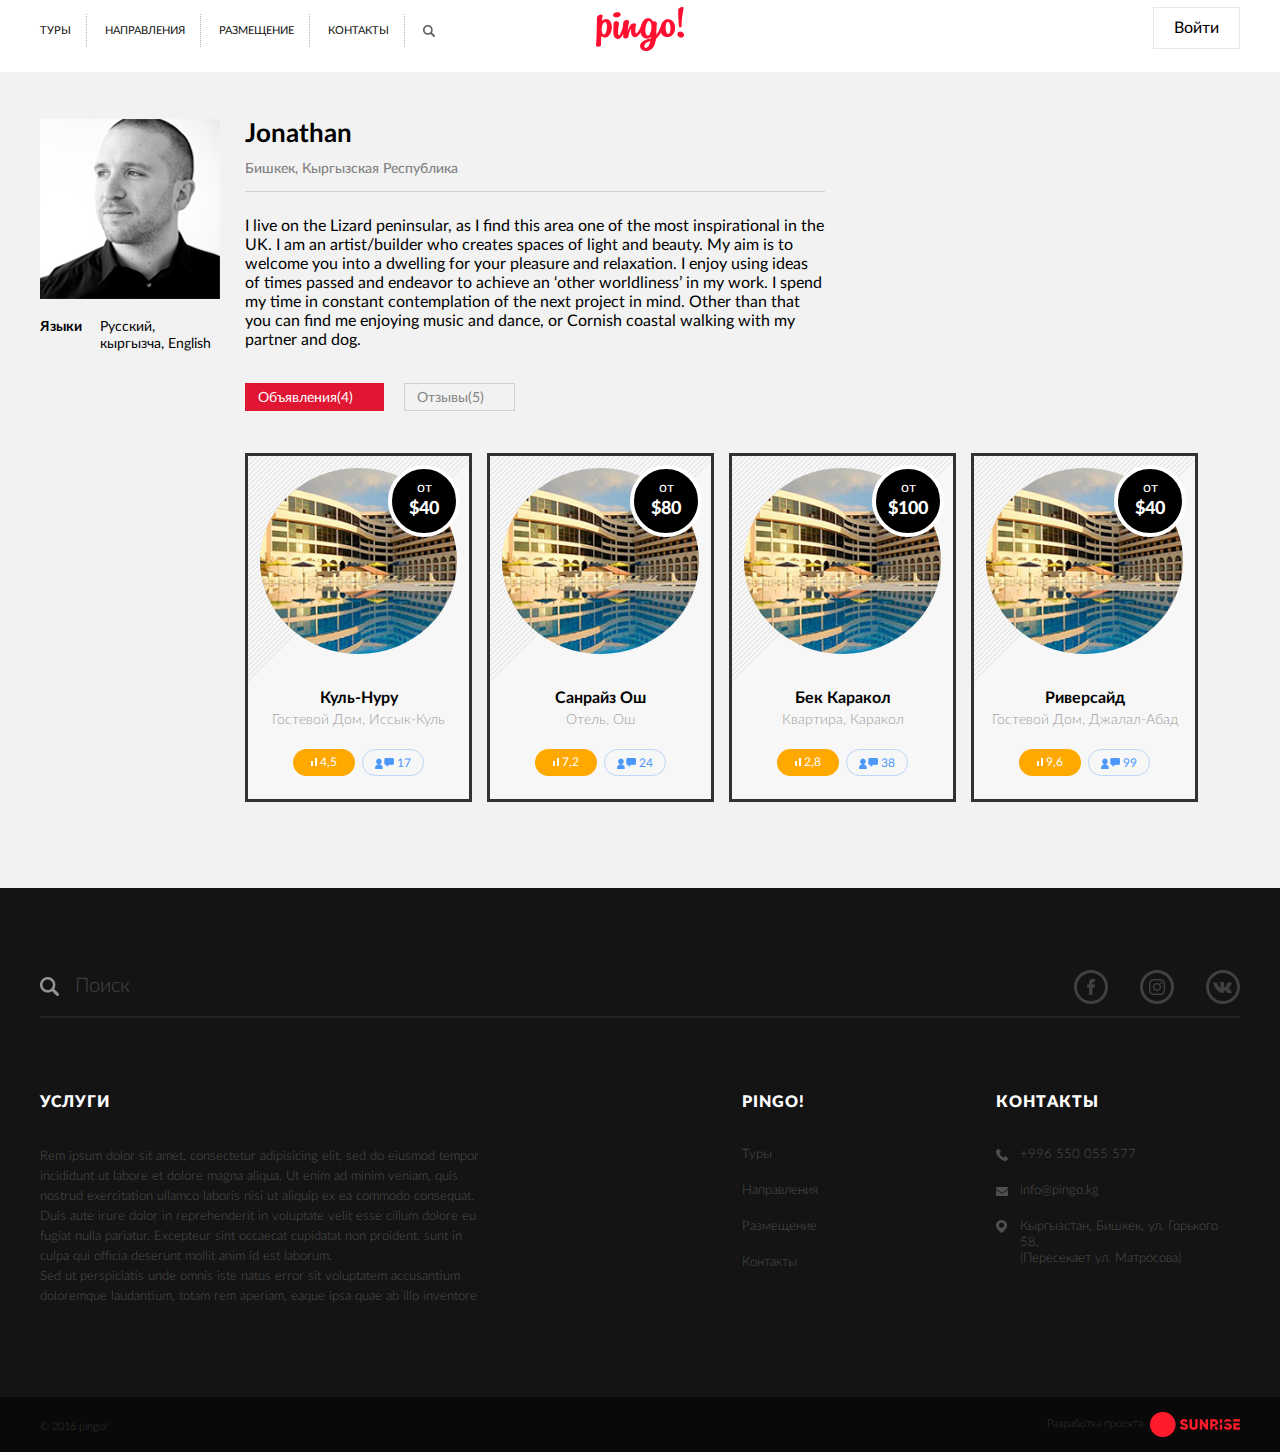
<file: profile.html>
<!DOCTYPE html>
<html lang="ru">
<head>
    <meta charset="UTF-8">
    <title>Pingo</title>
    <link rel="stylesheet" href="assets/css/normalize.css" type="text/css">
    <link rel="stylesheet" href="assets/css/styles.css" type="text/css">
    <meta name="viewport" content="width=device-width, initial-scale=1">
</head>
<body>

<header>
    <div class="grid header group">
        <nav>
            <ul class="menu">
                <li><a href="#">Туры</a></li>
                <li><a href="#">Направления</a></li>
                <li><a href="#">Размещение</a></li>
                <li><a href="#">Контакты</a></li>
                <li><a href="#"><img src="assets/images/search_icon.png" alt="search-icon"></a></li>
            </ul>
        </nav>

        <a class="logo" href="#"><img src="assets/images/logotype.png" alt="logotype"></a>

        <div class="header-right-side">
            <div class="profile">
                <a href="#" id="login-window">Войти</a>
            </div>
            <div class="language"></div>
        </div>
    </div>
</header>

<div class="carcass">
    <div class="profile-content group">
        <div class="profile-avatar">
            <div class="photo">
                <img src="assets/images/jonathan.png">
            </div>
            <div class="language group">
                <div class="key">
                    Языки
                </div>
                <div class="value">
                    Русский, кыргызча, English
                </div>
            </div>
        </div>
        <div class="profile-info">
            <div class="profile-name">
                Jonathan<br>
                <span>Бишкек, Кыргызская Республика</span>
            </div>
            <div class="profile-description">
                I live on the Lizard peninsular, as I find this area one of the most inspirational in the UK. I am an artist/builder who creates spaces of light and beauty. My aim is to welcome you into a dwelling for your pleasure and relaxation. I enjoy using ideas of times passed and endeavor to achieve an ‘other worldliness’ in my work.
                I spend my time in constant contemplation of the next project in mind. Other than that you can find me enjoying music and dance, or Cornish coastal walking with my partner and dog.
            </div>
            <div class="profile-actions">
                <ul>
                    <li class="active"><a href="#">Объявления(4)</a></li>
                    <li><a href="#">Отзывы(5)</a></li>
                </ul>
            </div>
            <div class="hotels">
                <div class="hotel">
                    <div class="hotel_img">
                        <img src="assets/images/hotel1.jpg" alt="hotel">

                        <div class="cost"><span>от</span><br>$40</div>
                    </div>

                    <div class="hotel_desc">
                        <h5>Куль-Нуру</h5>

                        <p>Гостевой Дом, Иссык-Куль</p>

                        <div class="hotel_rate"><img src="assets/images/hotel_rate.png" alt="rate">4,5</div>
                        <div class="hotel_vote"><img src="assets/images/vote_icon.png" alt="icon">17</div>
                    </div>
                </div>

                <div class="hotel">
                    <div class="hotel_img">
                        <img src="assets/images/hotel1.jpg" alt="hotel">

                        <div class="cost"><span>от</span><br>$80</div>
                    </div>

                    <div class="hotel_desc">
                        <h5>Санрайз Ош</h5>

                        <p>Отель, Ош</p>

                        <div class="hotel_rate"><img src="assets/images/hotel_rate.png" alt="rate">7,2</div>
                        <div class="hotel_vote"><img src="assets/images/vote_icon.png" alt="icon">24</div>
                    </div>
                </div>

                <div class="hotel">
                    <div class="hotel_img">
                        <img src="assets/images/hotel1.jpg" alt="hotel">

                        <div class="cost"><span>от</span><br>$100</div>
                    </div>

                    <div class="hotel_desc">
                        <h5>Бек Каракол</h5>

                        <p>Квартира, Каракол</p>

                        <div class="hotel_rate"><img src="assets/images/hotel_rate.png" alt="rate">2,8</div>
                        <div class="hotel_vote"><img src="assets/images/vote_icon.png" alt="icon">38</div>
                    </div>
                </div>

                <div class="hotel">
                    <div class="hotel_img">
                        <img src="assets/images/hotel1.jpg" alt="hotel">

                        <div class="cost"><span>от</span><br>$40</div>
                    </div>

                    <div class="hotel_desc">
                        <h5>Риверсайд</h5>

                        <p>Гостевой Дом, Джалал-Абад</p>

                        <div class="hotel_rate"><img src="assets/images/hotel_rate.png" alt="rate">9,6</div>
                        <div class="hotel_vote"><img src="assets/images/vote_icon.png" alt="icon">99</div>
                    </div>
                </div>

            </div>
        </div>
    </div>
</div>


<footer>
    <div class="grid content5">
        <div class="clear group">
            <form method="post" action="#">
                <label>
                    <input type="search" name="name" placeholder="Поиск">
                </label>
            </form>

            <ul class="share">
                <li class="facebook"><a class="social " href="#"></a></li>
                <li class="instagram"><a class="social " href="#"></a></li>
                <li class="vk"><a class="social " href="#"></a></li>
            </ul>
        </div>
        <hr color="#242424">

        <div class="about">
            <div class="service">
                <h3>УСЛУГИ</h3>

                <p>Rem ipsum dolor sit amet, consectetur adipisicing elit, sed do eiusmod
                    tempor incididunt ut labore et dolore magna aliqua. Ut enim ad minim veniam,
                    quis nostrud exercitation ullamco laboris nisi ut aliquip ex ea commodo consequat.
                    Duis aute irure dolor in reprehenderit in voluptate velit esse cillum dolore eu fugiat
                    nulla pariatur. Excepteur sint occaecat cupidatat non proident, sunt in culpa qui officia
                    deserunt mollit anim id est laborum. </p>

                <p>Sed ut perspiciatis unde omnis iste natus error sit voluptatem accusantium doloremque laudantium,
                    totam rem aperiam, eaque ipsa quae ab illo inventore</p>
            </div>

            <ul class="pingo">
                <li><a href="#"><h3>Pingo!</h3></a></li>
                <li><a href="#">Туры</a></li>
                <li><a href="#">Направления</a></li>
                <li><a href="#">Размещение</a></li>
                <li><a href="#">Контакты</a></li>
            </ul>

            <ul class="contacts">
                <li><h3>контакты</h3></li>
                <li>+996 550 055 577</li>
                <li>info@pingo.kg</li>
                <li>Кыргызстан, Бишкек, ул. Горького 58,<br>
                    (Пересекает ул. Матросова)
                </li>
            </ul>
        </div>

    </div>

    <div class="copyright">
        <div class="grid footer group">
            <p>© 2016 pingo!</p>
            <a href="#">Разработка проекта <img src="assets/images/sunrise.png" alt="sunrise"></a>
        </div>
    </div>
</footer>

<div class="overlay" id="login-modal">
    <div class="modal-body">
        <div class="child">
            <div class="modal-header" id="modal-header">Авторизация</div>
            <div class="modal-content">
                <form action="#" method="POST">
                    <div class="form-row">
                        <input type="text" placeholder="Логин" name="login">
                    </div>
                    <div class="form-row" style="height: 0; overflow: hidden; margin-top: 0;" id="form-email">
                        <input type="email" placeholder="example@cbt.kg" name="email">
                    </div>
                    <div class="form-row">
                        <input type="password" placeholder="Пароль" name="password">
                    </div>
                    <div class="form-row" style="height: 0; overflow: hidden; margin-top: 0;" id="form-re-password">
                        <input type="password" placeholder="Повторите пароль" name="re_password">
                    </div>
                    <div class="form-row">
                        <button type="submit" id="submit-button">Войти</button>
                    </div>
                </form>
                <div class="login-form-actions">
                    <div class="forgot-password"><a href="#">Забыли пароль?</a></div>
                    <div class="register"><a href="#" id="register-trigger">Зарегистрироваться</a></div>
                </div>
                <div class="facebook-login">
                    <div class="facebook-icon"><span class="font-awesome"></span></div>
                    <div class="facebook-link"><a href="#">Войти с помощью Facebook</a></div>
                </div>
            </div>
            <div class="close-md">Закрыть</div>
        </div>
    </div>
</div>

<script src="assets/js/jquery-3.1.0.min.js"></script>
<!--<script src="assets/js/script.js"></script>-->
<script>
    var modalTrigger = $('#login-window');
    var overlay = $('#login-modal');

    $(modalTrigger).on('click', function(event) {
        event.preventDefault();
        $(overlay).fadeIn('fast');
    });

    $('.close-md').each(function (i, obj) {
        $(obj).on('click', function(event) {
            var modal_body = $('.modal-body', $(overlay));
            $(modal_body).addClass('closed');
            $(overlay).fadeOut('fast', function () {
                $(modal_body).removeClass('closed');
            });
        });
    });

    var registerTrigger = $('#register-trigger');
    var submitTrigger = $('#submit-button');

    var switcher = false;
    $(registerTrigger).on('click', function(event) {
        event.preventDefault();

        if(!switcher) {
            $('#form-email').animate({
                height: 40,
                'margin-top': 8
            }, 500);
            $('#form-re-password').animate({
                height: 40,
                'margin-top': 8
            }, 500);
            $('#submit-button').html('Зарегистрироваться');
            $(this).html('Войти');
            $('#modal-header').animate({
                'margin-top': 40
            }, 500);
            switcher = true;
        } else {
            $('#form-email').animate({
                height: 0,
                'margin-top': 0
            }, 500);
            $('#form-re-password').animate({
                height: 0,
                'margin-top': 0
            }, 500);
            $('#submit-button').html('Войти');
            $(this).html('Зарегистрироваться');
            $('#modal-header').animate({
                'margin-top': 80
            }, 500);
            switcher = false;
        }
    });
</script>
</body>
</html>
</file>
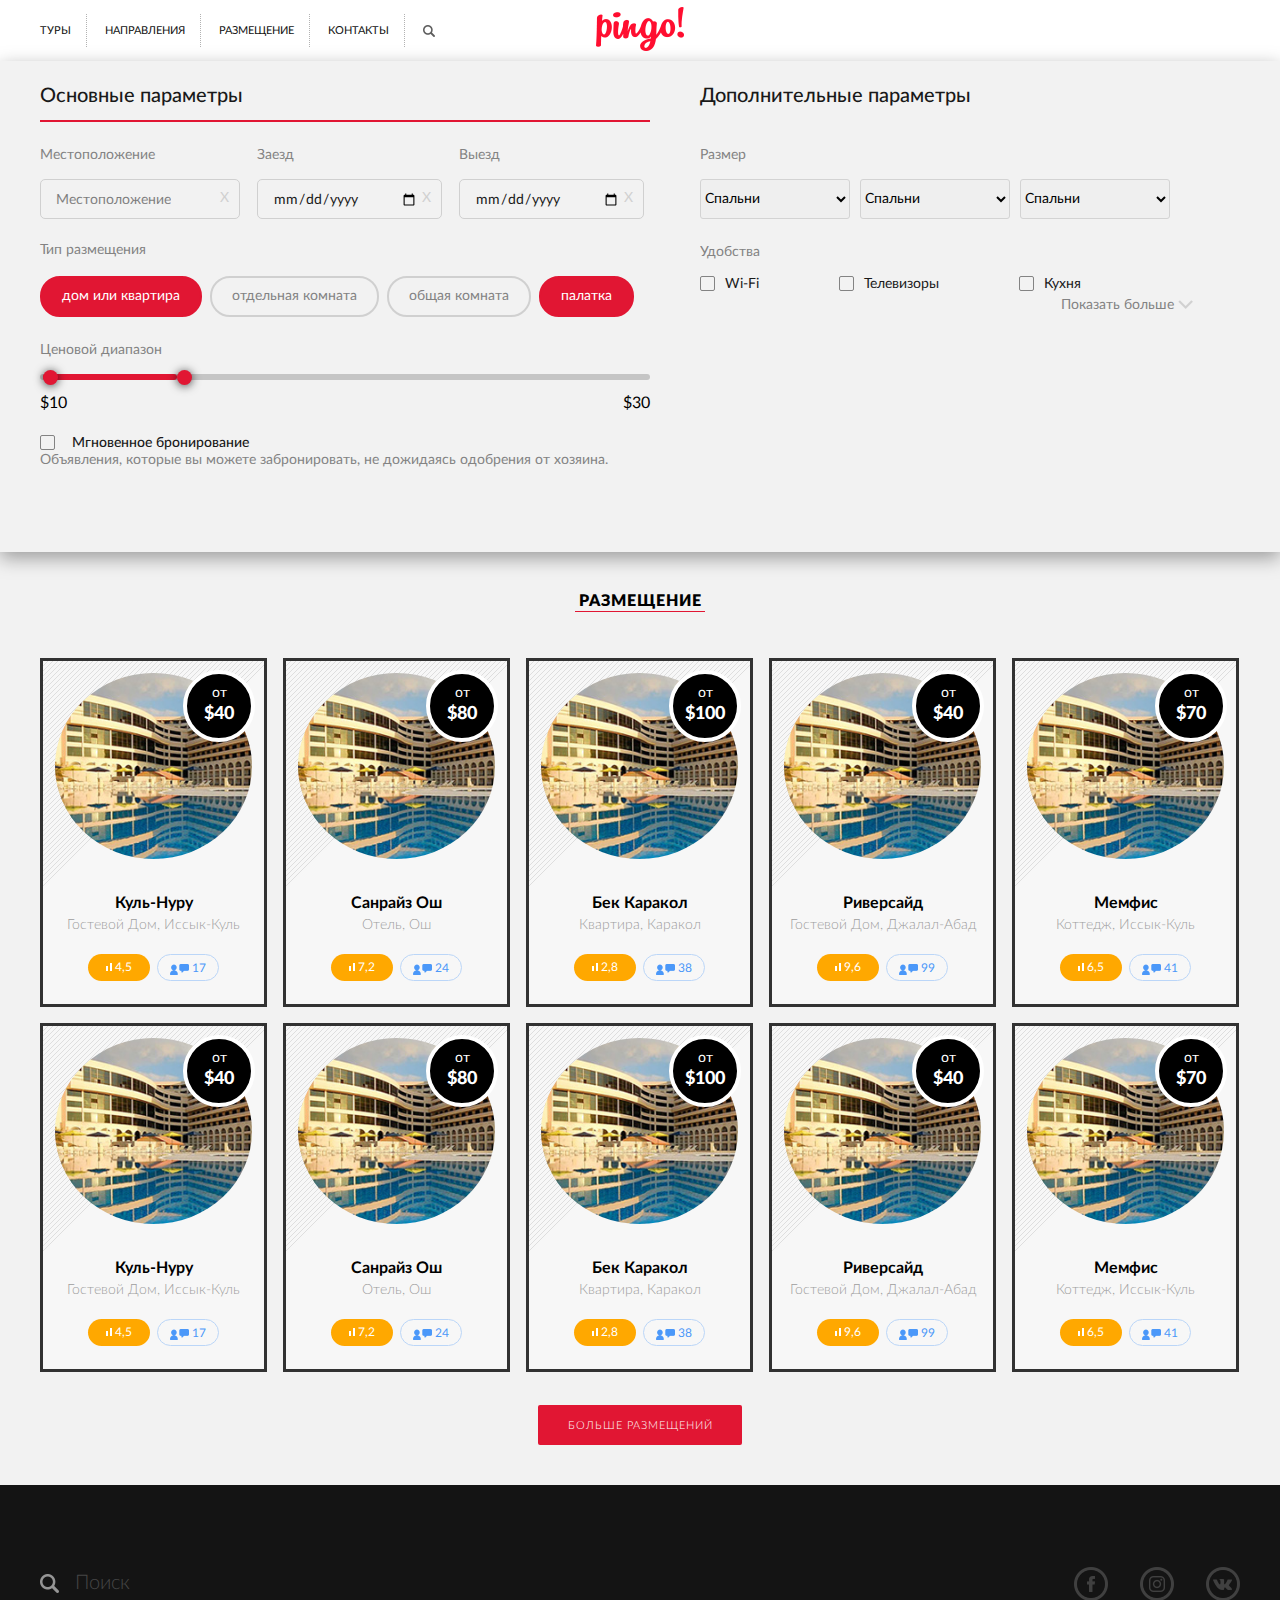
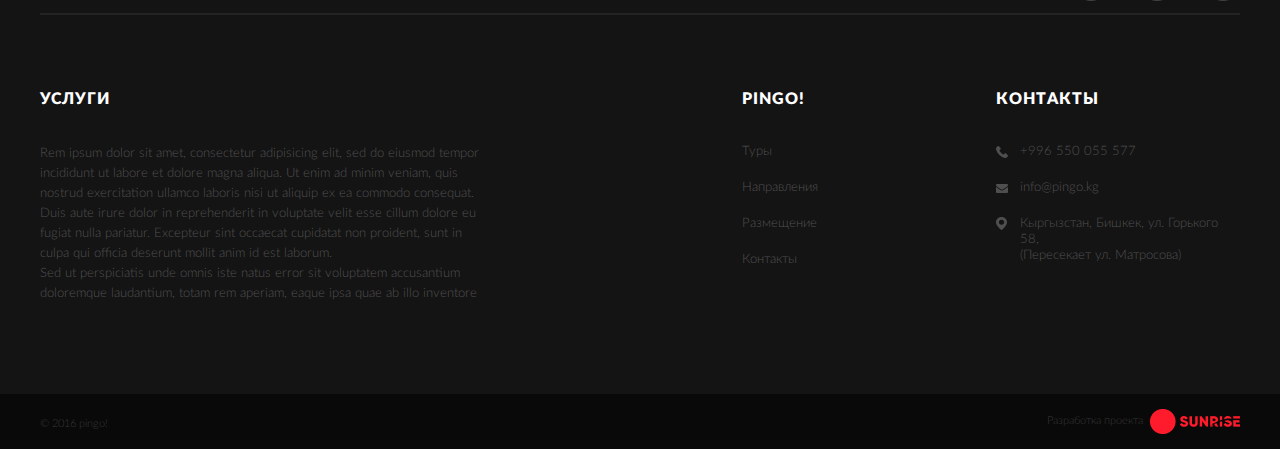
<file: search_results.html>
<!DOCTYPE html>
<html lang="ru">
<head>
    <meta charset="UTF-8">
    <title>Pingo</title>
    <link rel="stylesheet" href="assets/css/normalize.css" type="text/css">
    <link rel="stylesheet" href="assets/css/styles.css" type="text/css">
    <link rel="stylesheet" href="assets/css/jquery-ui.css" type="text/css"/>
    <meta name="viewport" content="width=device-width, initial-scale=1">
</head>
<body>

<header>
    <div class="grid header group">
        <nav>
            <ul class="menu">
                <li><a href="#">Туры</a></li>
                <li><a href="#">Направления</a></li>
                <li><a href="#">Размещение</a></li>
                <li><a href="#">Контакты</a></li>
                <li><a href="#"><img src="assets/images/search_icon.png" alt="search-icon"></a></li>
            </ul>
        </nav>

        <a class="logo" href="#"><img src="assets/images/logotype.png" alt="logotype"></a>

        <!--<div class="profile"></div>-->
    </div>
</header>

<div class="search-filters-parent">
    <div class="carcass">
        <div class="regular-filters">
            <div class="filter-block-title bordered">
                Основные параметры
            </div>
            <div class="filter-block-row">
                <div class="filter-location">
                    <span>Местоположение</span>

                    <div class="filter-input text-field">
                        <input type="text" placeholder="Местоположение">
                        <span data-trigger="clear-input">X</span>
                    </div>
                </div>
                <div class="filter-check-in">
                    <span>Заезд</span>

                    <div class="filter-input date-field">
                        <input type="date" placeholder="Заезд">
                        <span data-trigger="clear-input">X</span>
                    </div>
                </div>
                <div class="filter-check-out">
                    <span>Выезд</span>

                    <div class="filter-input date-field">
                        <input type="date" placeholder="Заезд">
                        <span data-trigger="clear-input">X</span>
                    </div>
                </div>
            </div>
            <div class="filter-block-row">
                <span>Тип размещения</span>

                <div class="filter-hotel-types">
                    <ul>
                        <li class="active">дом или квартира</li>
                        <li>отдельная комната</li>
                        <li>общая комната</li>
                        <li class="active">палатка</li>
                    </ul>
                </div>
            </div>
            <div class="filter-block-row">
                <span>Ценовой диапазон</span>

                <div class="filter-price-range">
                    <div id="slider-range"></div>
                </div>
                <div class="filter-price-options">
                    <span id="min-price-amount">$10</span>
                    <span id="max-price-amount">$1000+</span>
                </div>
            </div>
            <div class="filter-block-row">
                <input type="checkbox" id="broke" value=""/>
                <checkboxtrigger></checkboxtrigger>
                <i>Мгновенное бронирование</i><br />
                <span>Объявления, которые вы можете забронировать, не дожидаясь одобрения от хозяина.</span>
            </div>
        </div>
        <div class="extra-filters">
            <div class="filter-block-title">Дополнительные параметры</div>
            <div class="filter-extra-scroll">
                <div class="filter-block-row">
                    <span>Размер</span>
                    <div class="sans-size-block">
                        <select>
                            <option selected>Спальни</option>
                            <option>ырдыфвлоапывап</option>
                            <option>Спаsgsadfgльни</option>
                            <option>dfgsdfgsdfg</option>
                            <option>31234erds</option>
                            <option>Спальни</option>
                            <option>Спальни</option>
                        </select>
                        <select>
                            <option selected>Спальни</option>
                            <option>Спальни</option>
                            <option>Спальни</option>
                            <option>Спальни</option>
                            <option>Спальни</option>
                            <option>Спальни</option>
                            <option>Спальни</option>
                        </select>
                        <select>
                            <option selected>Спальни</option>
                            <option>Спальни</option>
                            <option>Спальни</option>
                            <option>Спальни</option>
                            <option>Спальни</option>
                            <option>Спальни</option>
                            <option>Спальни</option>
                        </select>
                    </div>
                </div>
                <div class="filter-block-row">
                    <span>Удобства</span>
                    <div class="checkboxes-row">
                        <div class="checkbox-item">
                            <input type="checkbox" id="wi-fi" value=""/>
                            <checkboxtrigger></checkboxtrigger>
                            <i>Wi-Fi</i>
                        </div>
                        <div class="checkbox-item">
                            <input type="checkbox" id="tv" value=""/>
                            <checkboxtrigger></checkboxtrigger>
                            <i>Телевизоры</i>
                        </div>
                        <div class="checkbox-item">
                            <input type="checkbox" id="kitchen" value=""/>
                            <checkboxtrigger></checkboxtrigger>
                            <i>Кухня</i>
                        </div>
                    </div>
                    <div class="checkboxes-row-how-more">
                        <span>Показать больше <img src="assets/images/show-more-arrow.png"/> </span>
                    </div>
                    <div class="checkboxes-row-more-info">
                        <div class="checkbox-item">
                            <input type="checkbox" id="bla" value=""/>
                            <checkboxtrigger></checkboxtrigger>
                            <i>Wi-Fi</i>
                        </div>
                        <div class="checkbox-item">
                            <input type="checkbox" id="bla1" value=""/>
                            <checkboxtrigger></checkboxtrigger>
                            <i>Wi-Fi</i>
                        </div>
                        <div class="checkbox-item">
                            <input type="checkbox" id="bla2" value=""/>
                            <checkboxtrigger></checkboxtrigger>
                            <i>Wi-Fi</i>
                        </div>
                        <div class="checkbox-item">
                            <input type="checkbox" id="bla3" value=""/>
                            <checkboxtrigger></checkboxtrigger>
                            <i>Wi-Fi</i>
                        </div>
                        <div class="checkbox-item">
                            <input type="checkbox" id="bla4" value=""/>
                            <checkboxtrigger></checkboxtrigger>
                            <i>Wi-Fi</i>
                        </div>
                    </div>
                </div>
            </div>
        </div>
    </div>
</div>

<div class="bg3" id="accommodation">
    <div class="grid content3">
        <h3>Размещение</h3>

        <div class="line"></div>

        <div class="hotels">
            <div class="hotel">
                <div class="hotel_img">
                    <img src="assets/images/hotel1.jpg" alt="hotel">

                    <div class="cost"><span>от</span><br>$40</div>
                </div>

                <div class="hotel_desc">
                    <h5>Куль-Нуру</h5>

                    <p>Гостевой Дом, Иссык-Куль</p>

                    <div class="hotel_rate"><img src="assets/images/hotel_rate.png" alt="rate">4,5</div>
                    <div class="hotel_vote"><img src="assets/images/vote_icon.png" alt="icon">17</div>
                </div>
            </div>

            <div class="hotel">
                <div class="hotel_img">
                    <img src="assets/images/hotel1.jpg" alt="hotel">

                    <div class="cost"><span>от</span><br>$80</div>
                </div>

                <div class="hotel_desc">
                    <h5>Санрайз Ош</h5>

                    <p>Отель, Ош</p>

                    <div class="hotel_rate"><img src="assets/images/hotel_rate.png" alt="rate">7,2</div>
                    <div class="hotel_vote"><img src="assets/images/vote_icon.png" alt="icon">24</div>
                </div>
            </div>

            <div class="hotel">
                <div class="hotel_img">
                    <img src="assets/images/hotel1.jpg" alt="hotel">

                    <div class="cost"><span>от</span><br>$100</div>
                </div>

                <div class="hotel_desc">
                    <h5>Бек Каракол</h5>

                    <p>Квартира, Каракол</p>

                    <div class="hotel_rate"><img src="assets/images/hotel_rate.png" alt="rate">2,8</div>
                    <div class="hotel_vote"><img src="assets/images/vote_icon.png" alt="icon">38</div>
                </div>
            </div>

            <div class="hotel">
                <div class="hotel_img">
                    <img src="assets/images/hotel1.jpg" alt="hotel">

                    <div class="cost"><span>от</span><br>$40</div>
                </div>

                <div class="hotel_desc">
                    <h5>Риверсайд</h5>

                    <p>Гостевой Дом, Джалал-Абад</p>

                    <div class="hotel_rate"><img src="assets/images/hotel_rate.png" alt="rate">9,6</div>
                    <div class="hotel_vote"><img src="assets/images/vote_icon.png" alt="icon">99</div>
                </div>
            </div>

            <div class="hotel">
                <div class="hotel_img">
                    <img src="assets/images/hotel1.jpg" alt="hotel">

                    <div class="cost"><span>от</span><br>$70</div>
                </div>

                <div class="hotel_desc">
                    <h5>Мемфис</h5>

                    <p>Коттедж, Иссык-Куль</p>

                    <div class="hotel_rate"><img src="assets/images/hotel_rate.png" alt="rate">6,5</div>
                    <div class="hotel_vote"><img src="assets/images/vote_icon.png" alt="icon">41</div>
                </div>
            </div>

            <div class="hotel">
                <div class="hotel_img">
                    <img src="assets/images/hotel1.jpg" alt="hotel">

                    <div class="cost"><span>от</span><br>$40</div>
                </div>

                <div class="hotel_desc">
                    <h5>Куль-Нуру</h5>

                    <p>Гостевой Дом, Иссык-Куль</p>

                    <div class="hotel_rate"><img src="assets/images/hotel_rate.png" alt="rate">4,5</div>
                    <div class="hotel_vote"><img src="assets/images/vote_icon.png" alt="icon">17</div>
                </div>
            </div>

            <div class="hotel">
                <div class="hotel_img">
                    <img src="assets/images/hotel1.jpg" alt="hotel">

                    <div class="cost"><span>от</span><br>$80</div>
                </div>

                <div class="hotel_desc">
                    <h5>Санрайз Ош</h5>

                    <p>Отель, Ош</p>

                    <div class="hotel_rate"><img src="assets/images/hotel_rate.png" alt="rate">7,2</div>
                    <div class="hotel_vote"><img src="assets/images/vote_icon.png" alt="icon">24</div>
                </div>
            </div>

            <div class="hotel">
                <div class="hotel_img">
                    <img src="assets/images/hotel1.jpg" alt="hotel">

                    <div class="cost"><span>от</span><br>$100</div>
                </div>

                <div class="hotel_desc">
                    <h5>Бек Каракол</h5>

                    <p>Квартира, Каракол</p>

                    <div class="hotel_rate"><img src="assets/images/hotel_rate.png" alt="rate">2,8</div>
                    <div class="hotel_vote"><img src="assets/images/vote_icon.png" alt="icon">38</div>
                </div>
            </div>

            <div class="hotel">
                <div class="hotel_img">
                    <img src="assets/images/hotel1.jpg" alt="hotel">

                    <div class="cost"><span>от</span><br>$40</div>
                </div>

                <div class="hotel_desc">
                    <h5>Риверсайд</h5>

                    <p>Гостевой Дом, Джалал-Абад</p>

                    <div class="hotel_rate"><img src="assets/images/hotel_rate.png" alt="rate">9,6</div>
                    <div class="hotel_vote"><img src="assets/images/vote_icon.png" alt="icon">99</div>
                </div>
            </div>

            <div class="hotel">
                <div class="hotel_img">
                    <img src="assets/images/hotel1.jpg" alt="hotel">

                    <div class="cost"><span>от</span><br>$70</div>
                </div>

                <div class="hotel_desc">
                    <h5>Мемфис</h5>

                    <p>Коттедж, Иссык-Куль</p>

                    <div class="hotel_rate"><img src="assets/images/hotel_rate.png" alt="rate">6,5</div>
                    <div class="hotel_vote"><img src="assets/images/vote_icon.png" alt="icon">41</div>
                </div>
            </div>

            <button type="button" name="button" class="button">больше размещений</button>
        </div>
    </div>
</div>

<footer>
    <div class="grid content5">
        <div class="clear group">
            <form method="post" action="#">
                <label>
                    <input type="search" name="name" placeholder="Поиск">
                </label>
            </form>

            <ul class="share">
                <li class="facebook"><a class="social " href="#"></a></li>
                <li class="instagram"><a class="social " href="#"></a></li>
                <li class="vk"><a class="social " href="#"></a></li>
            </ul>
        </div>
        <hr color="#242424">

        <div class="about">
            <div class="service">
                <h3>УСЛУГИ</h3>

                <p>Rem ipsum dolor sit amet, consectetur adipisicing elit, sed do eiusmod
                    tempor incididunt ut labore et dolore magna aliqua. Ut enim ad minim veniam,
                    quis nostrud exercitation ullamco laboris nisi ut aliquip ex ea commodo consequat.
                    Duis aute irure dolor in reprehenderit in voluptate velit esse cillum dolore eu fugiat
                    nulla pariatur. Excepteur sint occaecat cupidatat non proident, sunt in culpa qui officia
                    deserunt mollit anim id est laborum. </p>

                <p>Sed ut perspiciatis unde omnis iste natus error sit voluptatem accusantium doloremque laudantium,
                    totam rem aperiam, eaque ipsa quae ab illo inventore</p>
            </div>

            <ul class="pingo">
                <li><a href="#"><h3>Pingo!</h3></a></li>
                <li><a href="#">Туры</a></li>
                <li><a href="#">Направления</a></li>
                <li><a href="#">Размещение</a></li>
                <li><a href="#">Контакты</a></li>
            </ul>

            <ul class="contacts">
                <li><h3>контакты</h3></li>
                <li>+996 550 055 577</li>
                <li>info@pingo.kg</li>
                <li>Кыргызстан, Бишкек, ул. Горького 58,<br>
                    (Пересекает ул. Матросова)
                </li>
            </ul>
        </div>

    </div>

    <div class="copyright">
        <div class="grid footer group">
            <p>© 2016 pingo!</p>
            <a href="#">Разработка проекта <img src="assets/images/sunrise.png" alt="sunrise"></a>
        </div>
    </div>
</footer>


<script src="assets/js/jquery-3.1.0.min.js"></script>
<script src="assets/js/jquery-ui.js"></script>
<script src="assets/js/script.js"></script>
<script>
    $(document).ready(function() {
        var sliderTwo = $('#slider-range');

        $(sliderTwo).slider({
            range: true,
            min: 10,
            max: 100,
            values: [10, 30],
            slide: function (event, ui) {
                //$("#amount").val("$" + ui.values[0] + " - $" + ui.values[1]);
                $('#min-price-amount').html('$' + ui.values[0]);
                $('#max-price-amount').html('$' + ui.values[1]);
            }
        });


        $('#min-price-amount').html('$' + $(sliderTwo).slider( "values", 0 ));
        $('#max-price-amount').html('$' + $(sliderTwo).slider( "values", 1 ));

        var checkboxes = $('checkboxtrigger');

        $(checkboxes).on('click', function() {
            var input = $(this).parent().find('input[type="checkbox"]');
            var tag = $(this).parent().find('i');
            if($(input).val()) {
                $(input).val('');
                if($(this).hasClass('checked')) {
                    $(this).removeClass('checked');
                }
                $(tag).css('color', '#191919');
            } else {
                $(input).val('on');
                if(!$(this).hasClass('checked')) {
                    $(this).addClass('checked');
                }
                $(tag).css('color', '#E11633');
            }
        });
    });
</script>
</body>
</html>
</file>
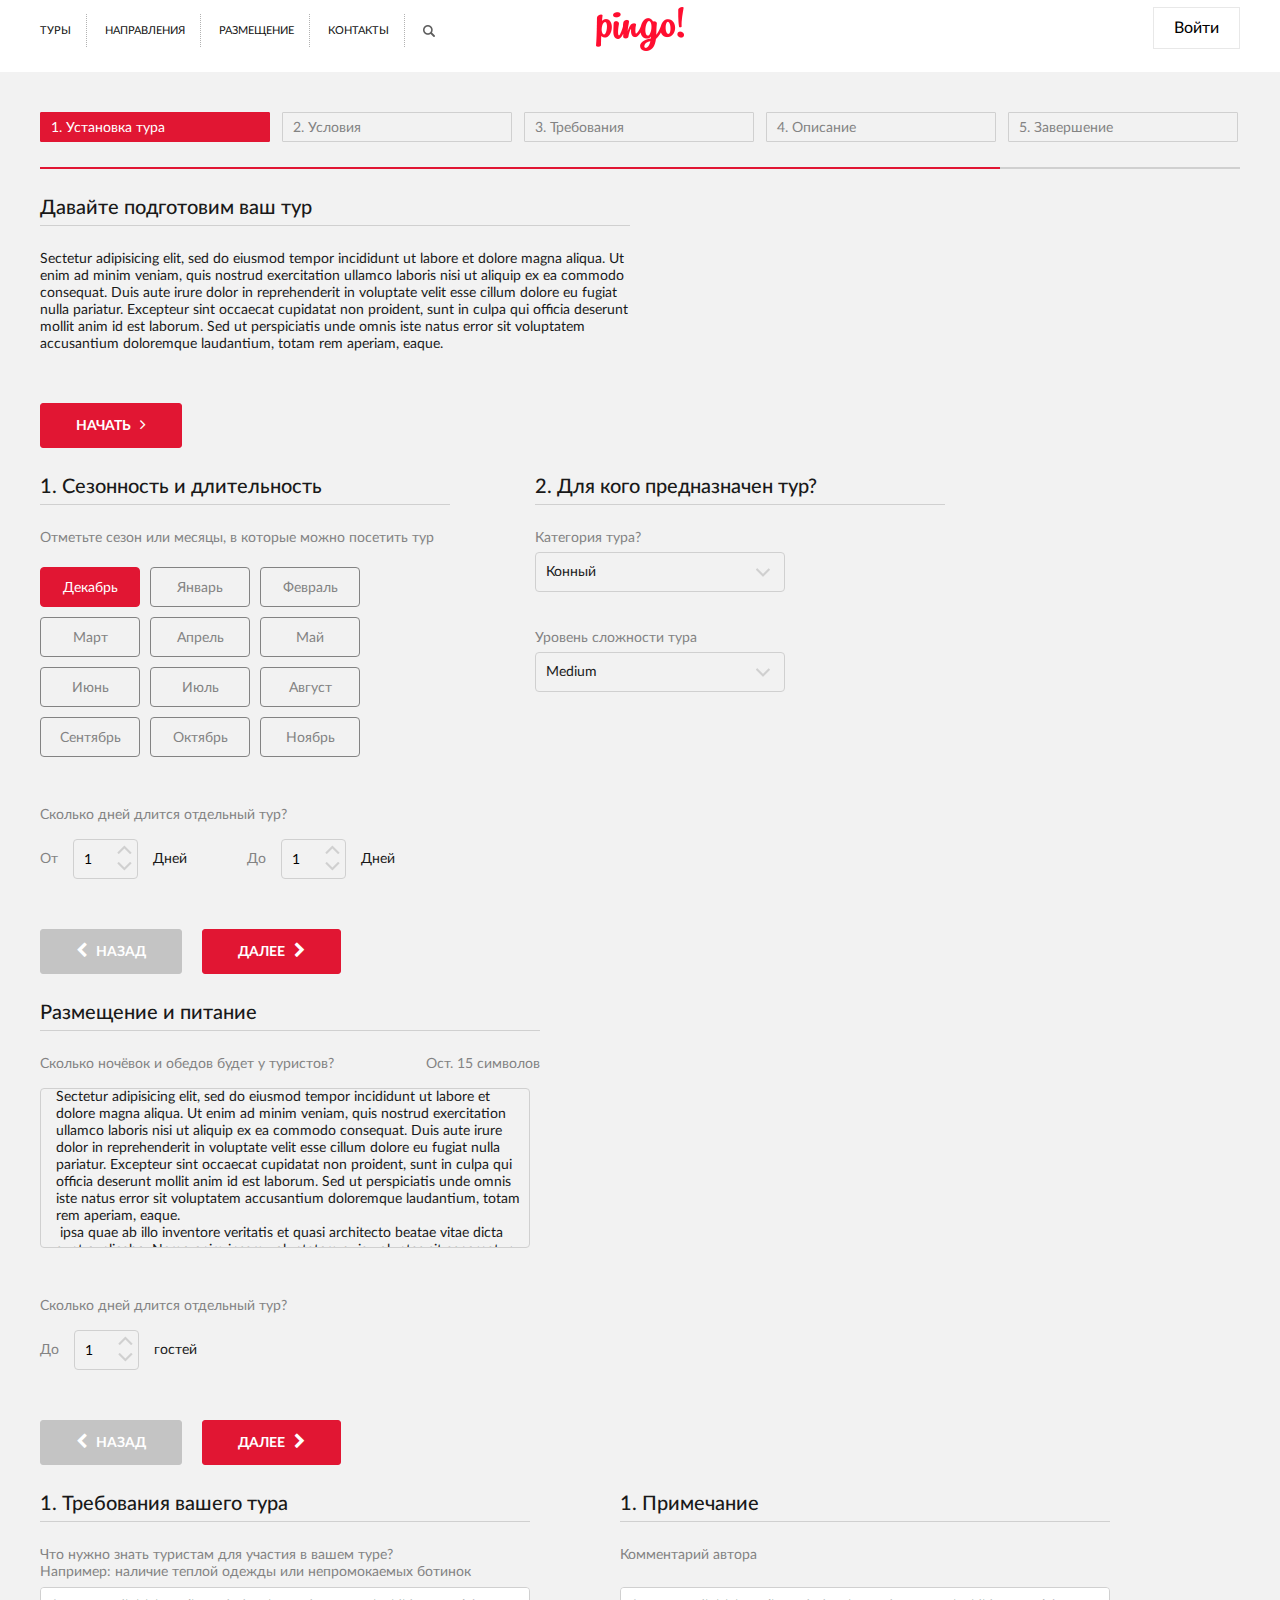
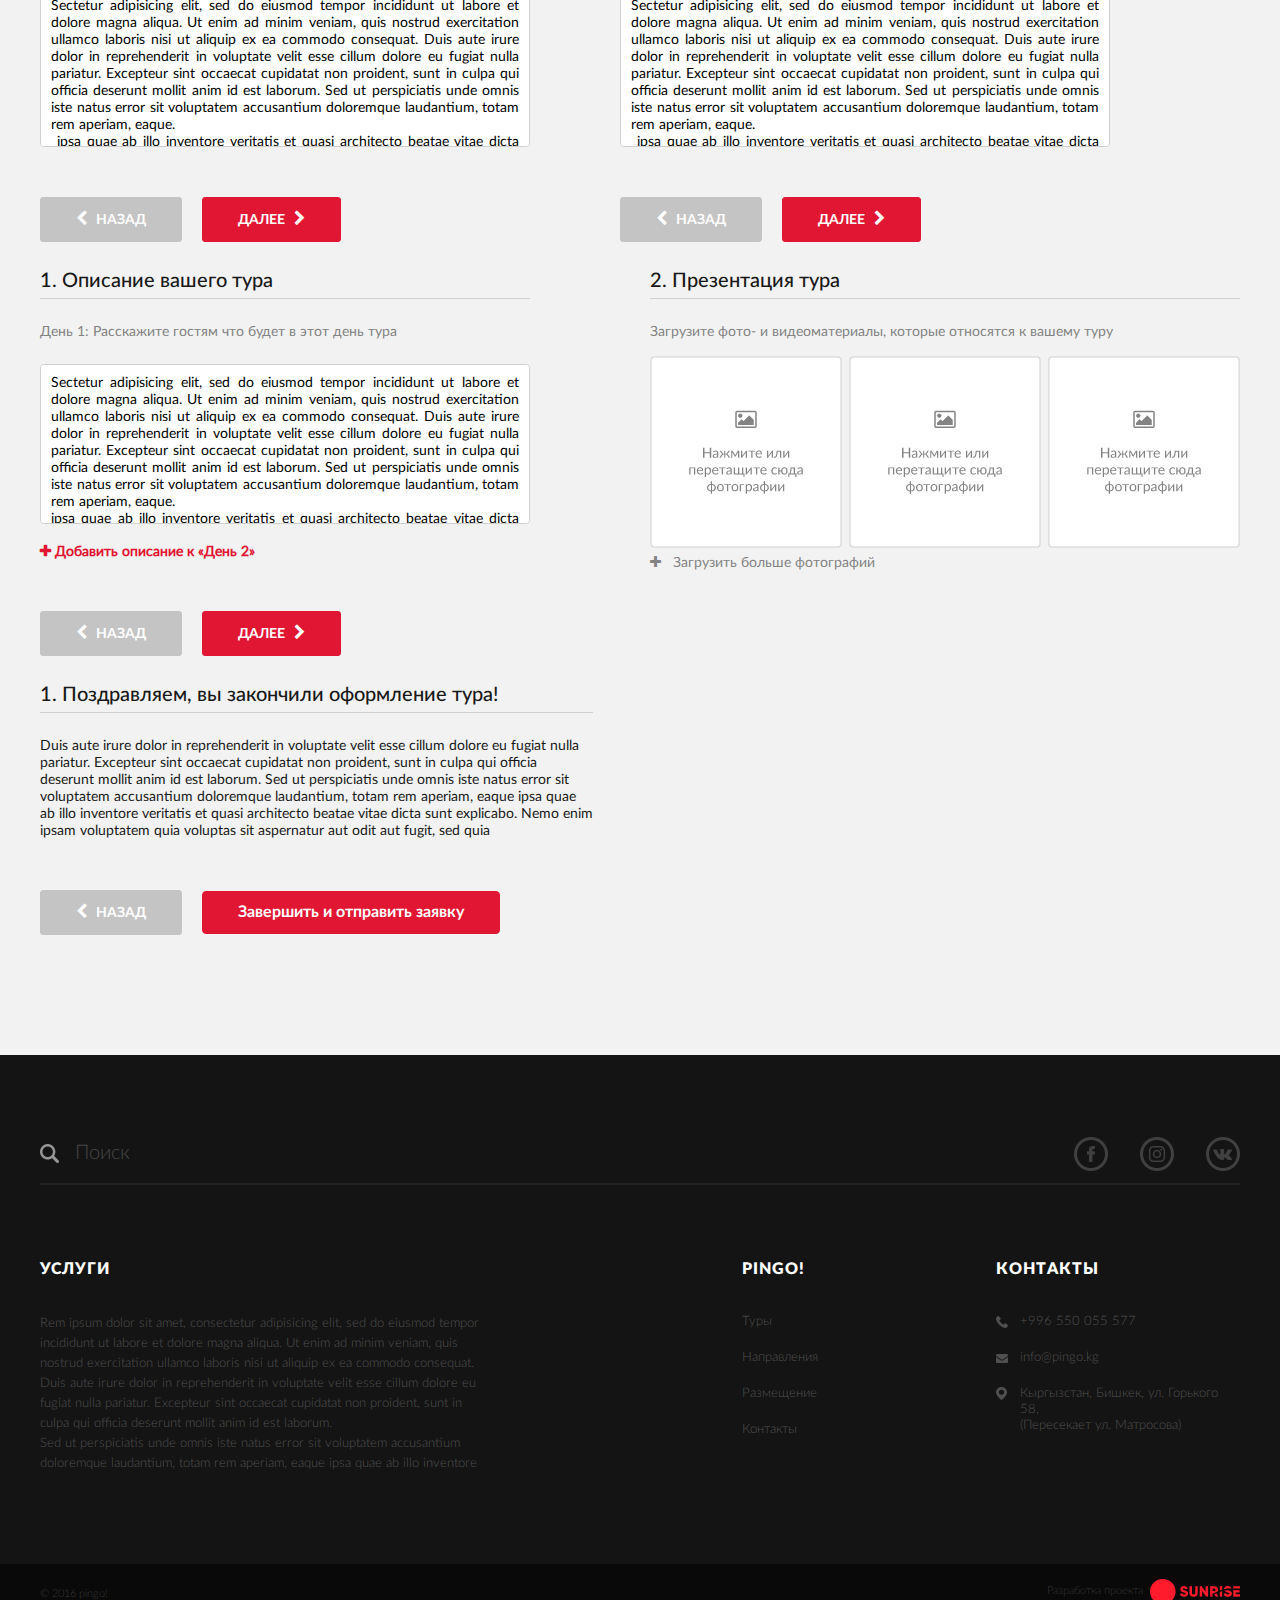
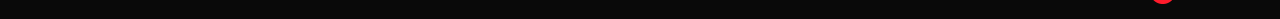
<file: tour_constructor.html>
<!DOCTYPE html>
<html lang="en">
<head>
    <meta charset="UTF-8">
    <title>Pingo</title>
    <link rel="stylesheet" href="assets/css/selectize.css" type="text/css">
    <link rel="stylesheet" href="assets/css/normalize.css" type="text/css">
    <link rel="stylesheet" href="assets/css/styles.css" type="text/css">
    <meta name="viewport" content="width=device-width, initial-scale=1">
</head>
<body>
<header>
    <div class="grid header group">
        <nav>
            <ul class="menu">
                <li><a href="#">Туры</a></li>
                <li><a href="#">Направления</a></li>
                <li><a href="#">Размещение</a></li>
                <li><a href="#">Контакты</a></li>
                <li><a href="#"><img src="assets/images/search_icon.png" alt="search-icon"></a></li>
            </ul>
        </nav>

        <a class="logo" href="#"><img src="assets/images/logotype.png" alt="logotype"></a>

        <div class="header-right-side">
            <div class="profile">
                <a href="#" id="login-window">Войти</a>
            </div>
            <div class="language"></div>
        </div>
    </div>
</header>

<div class="tour-constructor">
    <div class="grid">

        <div id="tabs">
            <div class="steps">
                <ul>
                    <li class="active">1. Установка тура</li>
                    <li>2. Условия</li>
                    <li>3. Требования</li>
                    <li>4. Описание</li>
                    <li>5. Завершение</li>
                </ul>
            </div>
            <div class="progress-bar">
                <ul id="progress-bar">
                    <li></li>
                    <li></li>
                    <li></li>
                    <li></li>
                </ul>
            </div>
            <div class="tour-tab">
                <div class="tab-header">
                    Давайте подготовим ваш тур
                </div>
                <div class="tab-content">
                    <span>Sectetur adipisicing elit, sed do eiusmod tempor incididunt ut labore et dolore magna aliqua. Ut enim ad minim veniam, quis nostrud exercitation ullamco laboris nisi ut aliquip ex ea commodo consequat. Duis aute irure dolor in reprehenderit in voluptate velit esse cillum dolore eu fugiat nulla pariatur. Excepteur sint occaecat cupidatat non proident, sunt in culpa qui officia deserunt mollit anim id est laborum. Sed ut perspiciatis unde omnis iste natus error sit voluptatem accusantium doloremque laudantium, totam rem aperiam, eaque.</span>
                </div>
                <div class="tab-control">
                    <button data-type="next">Начать&nbsp;&nbsp;&nbsp;<span></span></button>
                </div>
            </div>
            <div class="tour-tab step-1">
                <div class="tab-header">
                    1. Сезонность и длительность
                </div>
                <div class="tab-content">
                    <div class="tour-tab-row">
                        <span>Отметьте сезон или месяцы, в которые можно посетить тур</span>
                        <div class="tour-months">
                            <ul>
                                <li class="active">Декабрь</li>
                                <li>Январь</li>
                                <li>Февраль</li>
                                <li>Март</li>
                                <li>Апрель</li>
                                <li>Май</li>
                                <li>Июнь</li>
                                <li>Июль</li>
                                <li>Август</li>
                                <li>Сентябрь</li>
                                <li>Октябрь</li>
                                <li>Ноябрь</li>
                            </ul>
                        </div>
                    </div>
                    <div class="tour-tab-row">
                        <span>Сколько дней длится отдельный тур?</span>
                        <div>
                            <div class="tour-tab-row-integer-field">
                                <div class="span">От</div>
                                <div class="input-number">
                                    <input type="number" placeholder="" value="1" min="1" id="from">
                                    <div class="input-arrows">
                                        <div class="input-number-up-arrow" onselect="return null;"><img src="assets/images/input-number-arrow-up.png"></div>
                                        <div class="input-number-down-arrow" onselect="return null;"><img src="assets/images/input-number-arrow-down.png"></div>
                                    </div>
                                </div>
                                <div class="description">Дней</div>
                            </div>
                            <div class="tour-tab-row-integer-field">
                                <div class="span">До</div>
                                <div class="input-number">
                                    <input type="number" placeholder="" value="1" min="1" id="to">
                                    <div class="input-arrows">
                                        <div class="input-number-up-arrow" onselect="return null;"><img src="assets/images/input-number-arrow-up.png"></div>
                                        <div class="input-number-down-arrow" onselect="return null;"><img src="assets/images/input-number-arrow-down.png"></div>
                                    </div>
                                </div>
                                <div class="description">Дней</div>
                            </div>
                        </div>
                    </div>
                </div>
                <div class="tab-control">
                    <button data-type="back"><span></span>&nbsp;&nbsp;&nbsp;Назад</button> <button data-type="next">Далее&nbsp;&nbsp;&nbsp;<span></span></button>
                </div>
            </div>
            <div class="tour-tab step-1-2">
                <div class="tab-header">
                    2. Для кого предназначен тур?
                </div>
                <div class="tab-content">
                    <div class="selectable">
                        <div class="span">Категория тура?</div>
                        <select>
                            <option>Пеший</option>
                            <option selected>Конный</option>
                        </select>
                    </div>
                    <div class="selectable">
                        <div class="span">Уровень сложности тура</div>
                        <select>
                            <option>Easy</option>
                            <option selected>Medium</option>
                            <option>Moderate</option>
                        </select>
                    </div>
                </div>
            </div>
            <div class="tour-tab step-2">
                <div class="tab-header">
                    Размещение и питание
                </div>
                <div class="tab-content">
                    <div class="ac-description">
                        <div class="group">
                            <span class="wrap-left">Сколько ночёвок и обедов будет у туристов?</span>
                            <span class="wrap-right" data-type="description-symbols">Ост. 15 символов</span>
                        </div>
                        <textarea placeholder="Описание">Sectetur adipisicing elit, sed do eiusmod tempor incididunt ut labore et dolore magna aliqua. Ut enim ad minim veniam, quis nostrud exercitation ullamco laboris nisi ut aliquip ex ea commodo consequat. Duis aute irure dolor in reprehenderit in voluptate velit esse cillum dolore eu fugiat nulla pariatur. Excepteur sint occaecat cupidatat non proident, sunt in culpa qui officia deserunt mollit anim id est laborum. Sed ut perspiciatis unde omnis iste natus error sit voluptatem accusantium doloremque laudantium, totam rem aperiam, eaque.
 ipsa quae ab illo inventore veritatis et quasi architecto beatae vitae dicta sunt explicabo. Nemo enim ipsam voluptatem quia voluptas sit aspernatur aut odit aut fugit, sed quia consequuntur magni dolores eos qui ratione voluptatem sequi nesciunt. Neque porro quisquam est, qui dolorem ipsum quia dolor sit amet, consectetur, adipisci velit, sed quia non numquam eius modi tempora incidunt ut labore et dolore magnam aliquam quaerat voluptatem.</textarea>
                    </div>
                    <div class="tour-tab-row">
                        <span>Сколько дней длится отдельный тур?</span>
                        <div>
                            <div class="tour-tab-row-integer-field">
                                <div class="span">До</div>
                                <div class="input-number">
                                    <input type="number" placeholder="" value="1" min="1">
                                    <div class="input-arrows">
                                        <div class="input-number-up-arrow" onselect="return null;"><img src="assets/images/input-number-arrow-up.png"></div>
                                        <div class="input-number-down-arrow" onselect="return null;"><img src="assets/images/input-number-arrow-down.png"></div>
                                    </div>
                                </div>
                                <div class="description">гостей</div>
                            </div>
                        </div>
                    </div>
                </div>
                <div class="tab-control">
                    <button data-type="back"><span></span>&nbsp;&nbsp;&nbsp;Назад</button> <button data-type="next">Далее&nbsp;&nbsp;&nbsp;<span></span></button>
                </div>
            </div>
            <div class="tour-tab step-3">
                <div class="tab-header">
                    1. Требования вашего тура
                </div>
                <div class="tab-content">
                    <div class="tour-tab-row">
                        <div class="tour-requirements">
                            <span>Что нужно знать туристам для участия в вашем туре?<br>
                                Например: наличие теплой одежды или непромокаемых ботинок</span>
                            <textarea name="tour-requirements" placeholder="Lorem ipsum dolor sit amet">Sectetur adipisicing elit, sed do eiusmod tempor incididunt ut labore et dolore magna aliqua. Ut enim ad minim veniam, quis nostrud exercitation ullamco laboris nisi ut aliquip ex ea commodo consequat. Duis aute irure dolor in reprehenderit in voluptate velit esse cillum dolore eu fugiat nulla pariatur. Excepteur sint occaecat cupidatat non proident, sunt in culpa qui officia deserunt mollit anim id est laborum. Sed ut perspiciatis unde omnis iste natus error sit voluptatem accusantium doloremque laudantium, totam rem aperiam, eaque.
 ipsa quae ab illo inventore veritatis et quasi architecto beatae vitae dicta sunt explicabo. Nemo enim ipsam voluptatem quia voluptas sit aspernatur aut odit aut fugit, sed quia consequuntur magni dolores eos qui ratione voluptatem sequi nesciunt. Neque porro quisquam est, qui dolorem ipsum quia dolor sit amet, consectetur, adipisci velit, sed quia non numquam eius modi tempora incidunt ut labore et dolore magnam aliquam quaerat voluptatem.
                            </textarea>
                        </div>
                    </div>
                </div>
                <div class="tab-control">
                    <button data-type="back"><span></span>&nbsp;&nbsp;&nbsp;Назад</button> <button data-type="next">Далее&nbsp;&nbsp;&nbsp;<span></span></button>
                </div>
            </div>
            <div class="tour-tab step-3-2">
                <div class="tab-header">
                    1. Примечание
                </div>
                <div class="tab-content">
                    <div class="tour-tab-row">
                        <div class="tour-requirements">
                            <span>Комментарий автора<br>
                                &nbsp;</span>
                            <textarea name="tour-requirements" placeholder="Lorem ipsum dolor sit amet">Sectetur adipisicing elit, sed do eiusmod tempor incididunt ut labore et dolore magna aliqua. Ut enim ad minim veniam, quis nostrud exercitation ullamco laboris nisi ut aliquip ex ea commodo consequat. Duis aute irure dolor in reprehenderit in voluptate velit esse cillum dolore eu fugiat nulla pariatur. Excepteur sint occaecat cupidatat non proident, sunt in culpa qui officia deserunt mollit anim id est laborum. Sed ut perspiciatis unde omnis iste natus error sit voluptatem accusantium doloremque laudantium, totam rem aperiam, eaque.
 ipsa quae ab illo inventore veritatis et quasi architecto beatae vitae dicta sunt explicabo. Nemo enim ipsam voluptatem quia voluptas sit aspernatur aut odit aut fugit, sed quia consequuntur magni dolores eos qui ratione voluptatem sequi nesciunt. Neque porro quisquam est, qui dolorem ipsum quia dolor sit amet, consectetur, adipisci velit, sed quia non numquam eius modi tempora incidunt ut labore et dolore magnam aliquam quaerat voluptatem.
                            </textarea>
                        </div>
                    </div>
                </div>
                <div class="tab-control">
                    <button data-type="back"><span></span>&nbsp;&nbsp;&nbsp;Назад</button> <button data-type="next">Далее&nbsp;&nbsp;&nbsp;<span></span></button>
                </div>
            </div>
            <div class="tour-tab step-4">
                <div class="tab-header">
                    1. Описание вашего тура
                </div>
                <div class="tab-content">
                    <div class="tour-tab-row">
                        <div class="tour-description">
                        <span>День 1: Расскажите гостям что будет в этот день тура<br>
                            &nbsp;</span>
                        <textarea name="tour-requirements" placeholder="Lorem ipsum dolor sit amet">Sectetur adipisicing elit, sed do eiusmod tempor incididunt ut labore et dolore magna aliqua. Ut enim ad minim veniam, quis nostrud exercitation ullamco laboris nisi ut aliquip ex ea commodo consequat. Duis aute irure dolor in reprehenderit in voluptate velit esse cillum dolore eu fugiat nulla pariatur. Excepteur sint occaecat cupidatat non proident, sunt in culpa qui officia deserunt mollit anim id est laborum. Sed ut perspiciatis unde omnis iste natus error sit voluptatem accusantium doloremque laudantium, totam rem aperiam, eaque.
ipsa quae ab illo inventore veritatis et quasi architecto beatae vitae dicta sunt explicabo. Nemo enim ipsam voluptatem quia voluptas sit aspernatur aut odit aut fugit, sed quia consequuntur magni dolores eos qui ratione voluptatem sequi nesciunt. Neque porro quisquam est, qui dolorem ipsum quia dolor sit amet, consectetur, adipisci velit, sed quia non numquam eius modi tempora incidunt ut labore et dolore magnam aliquam quaerat voluptatem.
                        </textarea>
                        </div>
                    </div>
                    <div class="add-more-description">
                        <span class="font-awesome"></span>  Добавить описание к «День 2»
                    </div>
                </div>
                <div class="tab-control">
                    <button data-type="back"><span></span>&nbsp;&nbsp;&nbsp;Назад</button> <button data-type="next">Далее&nbsp;&nbsp;&nbsp;<span></span></button>
                </div>
            </div>
            <div class="tour-tab step-4-1">
                <div class="tab-header">
                    2. Презентация тура
                </div>
                <div class="tab-content">
                    <div class="tour-tab-row">
                        <div class="group">
                            <span class="wrap-left">Загрузите фото- и видеоматериалы, которые относятся к вашему туру</span>
                        </div>
                        <ul>
                            <li>
                                <label><img src="assets/images/upload-image-placeholder.png"><input type="file" class="hidden" style="display: none;"></label>
                            </li>
                            <li><img src="assets/images/upload-image-placeholder.png"></li>
                            <li><img src="assets/images/upload-image-placeholder.png"></li>
                        </ul>
                        <div class="group">
                            <span class="wrap-left" style="cursor: pointer;"><i></i>&nbsp;&nbsp;&nbsp;Загрузить больше фотографий</span>
                        </div>
                    </div>
                </div>
            </div>
            <div class="tour-tab step-6">
                <div class="tab-header">1. Поздравляем, вы закончили оформление тура!</div>
                <div class="tab-content">
                    <span>Duis aute irure dolor in reprehenderit in voluptate velit esse cillum dolore eu fugiat nulla pariatur. Excepteur sint occaecat cupidatat non proident, sunt in culpa qui officia deserunt mollit anim id est laborum. Sed ut perspiciatis unde omnis iste natus error sit voluptatem accusantium doloremque laudantium, totam rem aperiam, eaque ipsa quae ab illo inventore veritatis et quasi architecto beatae vitae dicta sunt explicabo.
                    Nemo enim ipsam voluptatem quia voluptas sit aspernatur aut odit aut fugit, sed quia</span>
                </div>
                <div class="tab-control">
                    <button data-type="back"><span></span>&nbsp;&nbsp;&nbsp;Назад</button> <button data-type="finish">Завершить и отправить заявку</button>
                </div>
            </div>
        </div>

    </div>

</div>


<footer>
    <div class="grid content5">
        <div class="clear group">
            <form method="post" action="#">
                <label>
                    <input type="search" name="name" placeholder="Поиск">
                </label>
            </form>

            <ul class="share">
                <li class="facebook"><a class="social " href="#"></a></li>
                <li class="instagram"><a class="social " href="#"></a></li>
                <li class="vk"><a class="social " href="#"></a></li>
            </ul>
        </div>
        <hr color="#242424">

        <div class="about">
            <div class="service">
                <h3>УСЛУГИ</h3>

                <p>Rem ipsum dolor sit amet, consectetur adipisicing elit, sed do eiusmod
                    tempor incididunt ut labore et dolore magna aliqua. Ut enim ad minim veniam,
                    quis nostrud exercitation ullamco laboris nisi ut aliquip ex ea commodo consequat.
                    Duis aute irure dolor in reprehenderit in voluptate velit esse cillum dolore eu fugiat
                    nulla pariatur. Excepteur sint occaecat cupidatat non proident, sunt in culpa qui officia
                    deserunt mollit anim id est laborum. </p>

                <p>Sed ut perspiciatis unde omnis iste natus error sit voluptatem accusantium doloremque laudantium,
                    totam rem aperiam, eaque ipsa quae ab illo inventore</p>
            </div>

            <ul class="pingo">
                <li><a href="#"><h3>Pingo!</h3></a></li>
                <li><a href="#">Туры</a></li>
                <li><a href="#">Направления</a></li>
                <li><a href="#">Размещение</a></li>
                <li><a href="#">Контакты</a></li>
            </ul>

            <ul class="contacts">
                <li><h3>контакты</h3></li>
                <li>+996 550 055 577</li>
                <li>info@pingo.kg</li>
                <li>Кыргызстан, Бишкек, ул. Горького 58,<br>
                    (Пересекает ул. Матросова)
                </li>
            </ul>
        </div>

    </div>

    <div class="copyright">
        <div class="grid footer group">
            <p>© 2016 pingo!</p>
            <a href="#">Разработка проекта <img src="assets/images/sunrise.png" alt="sunrise"></a>
        </div>
    </div>
</footer>

<script type="text/javascript" src="assets/js/jquery-3.1.0.min.js"></script>
<!--<script  type="text/javascript" src="assets/js/jquery-ui-1.7.custom.min.js"></script>-->
<!--<script  type="text/javascript" src="assets/js/selectize.js"></script>-->
<!--<script src="assets/js/script.js"></script>-->

<script type="text/javascript" >
    $(document).on('click', function() {
        $('.input-number-up-arrow').each(function(i, obj) {
            $(obj).unbind('click').bind('click', function(event){
                var input = $('input', $(this).parent().parent());
                var value = parseInt($(input).val());
                value++;
                $(input).val(value);
            });
        });

        $('.input-number-down-arrow').each(function(i, obj) {
            $(obj).unbind('click').bind('click', function(event) {
                var input = $('input', $(this).parent().parent());
                var value = parseInt($(input).val());
                if(value > 1) value--;
                $(input).val(value);
            });
        });
    });
</script>

</body>
</html>
</file>
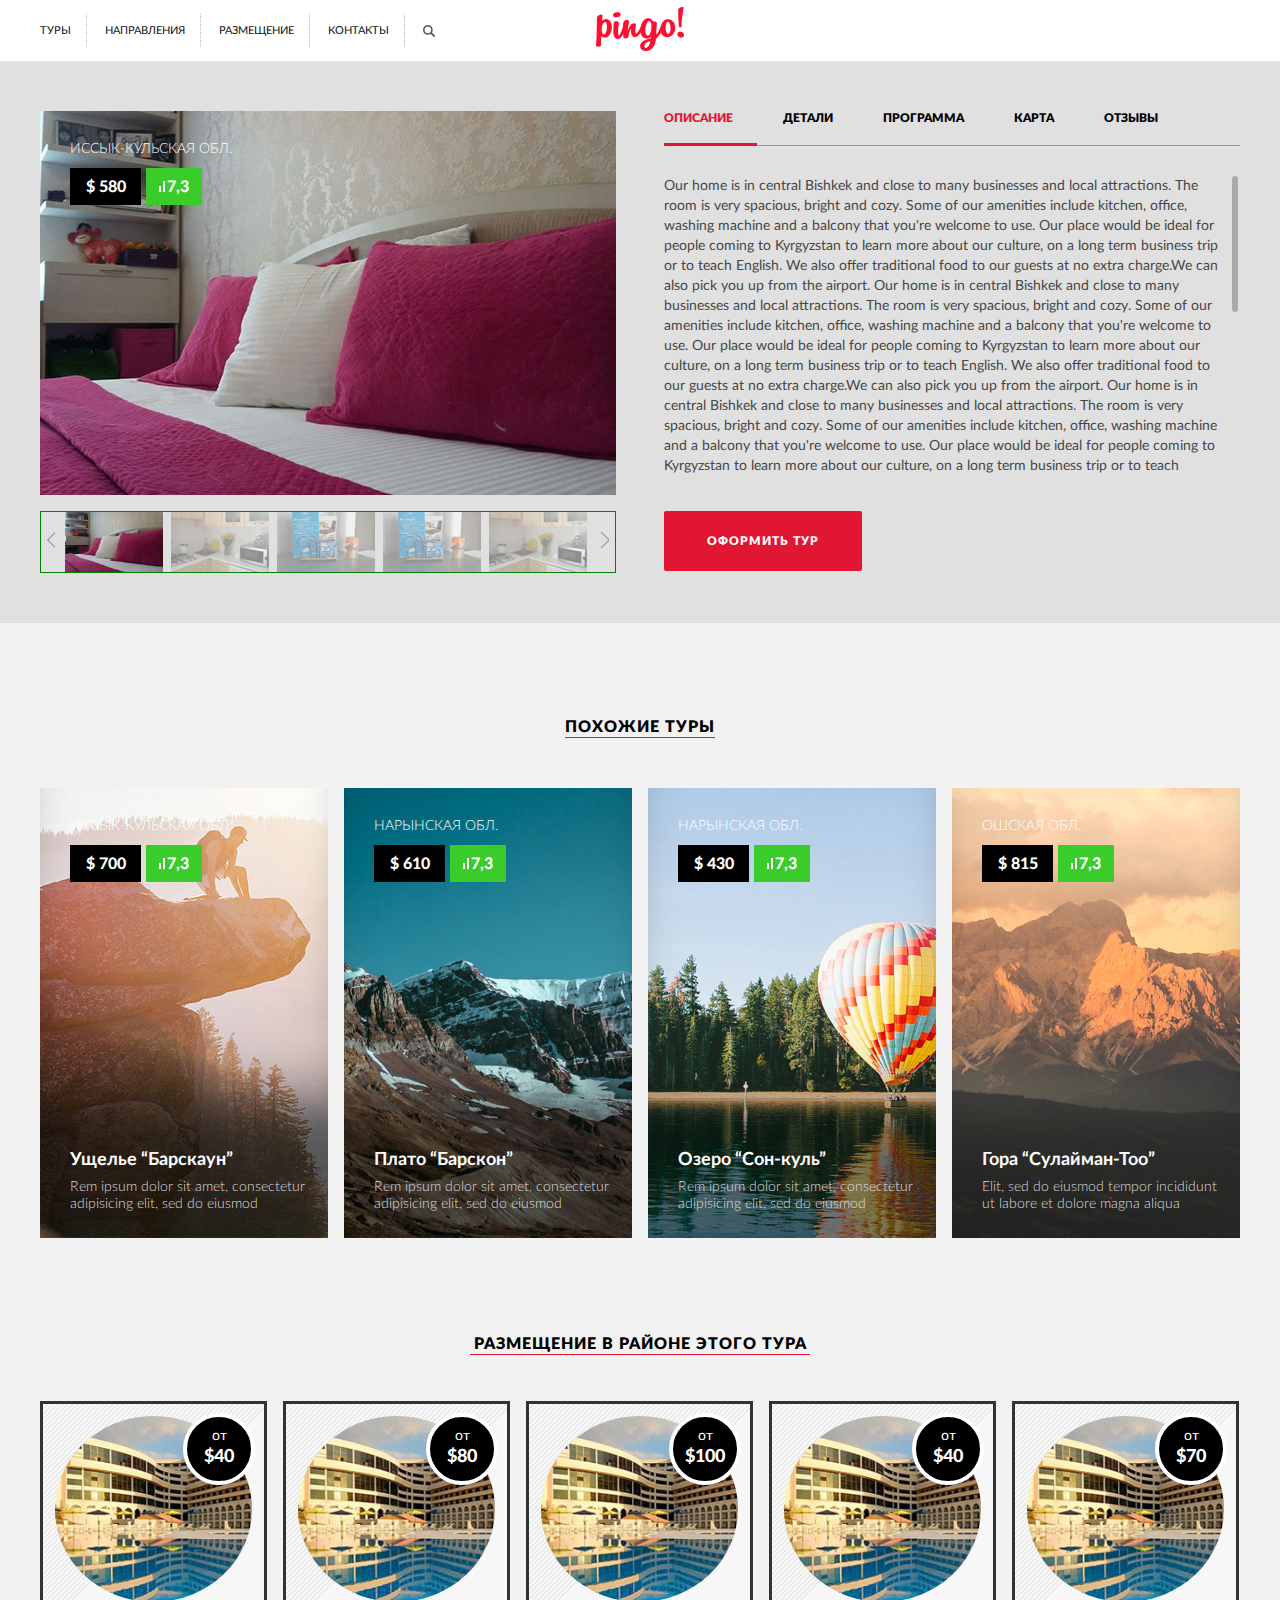
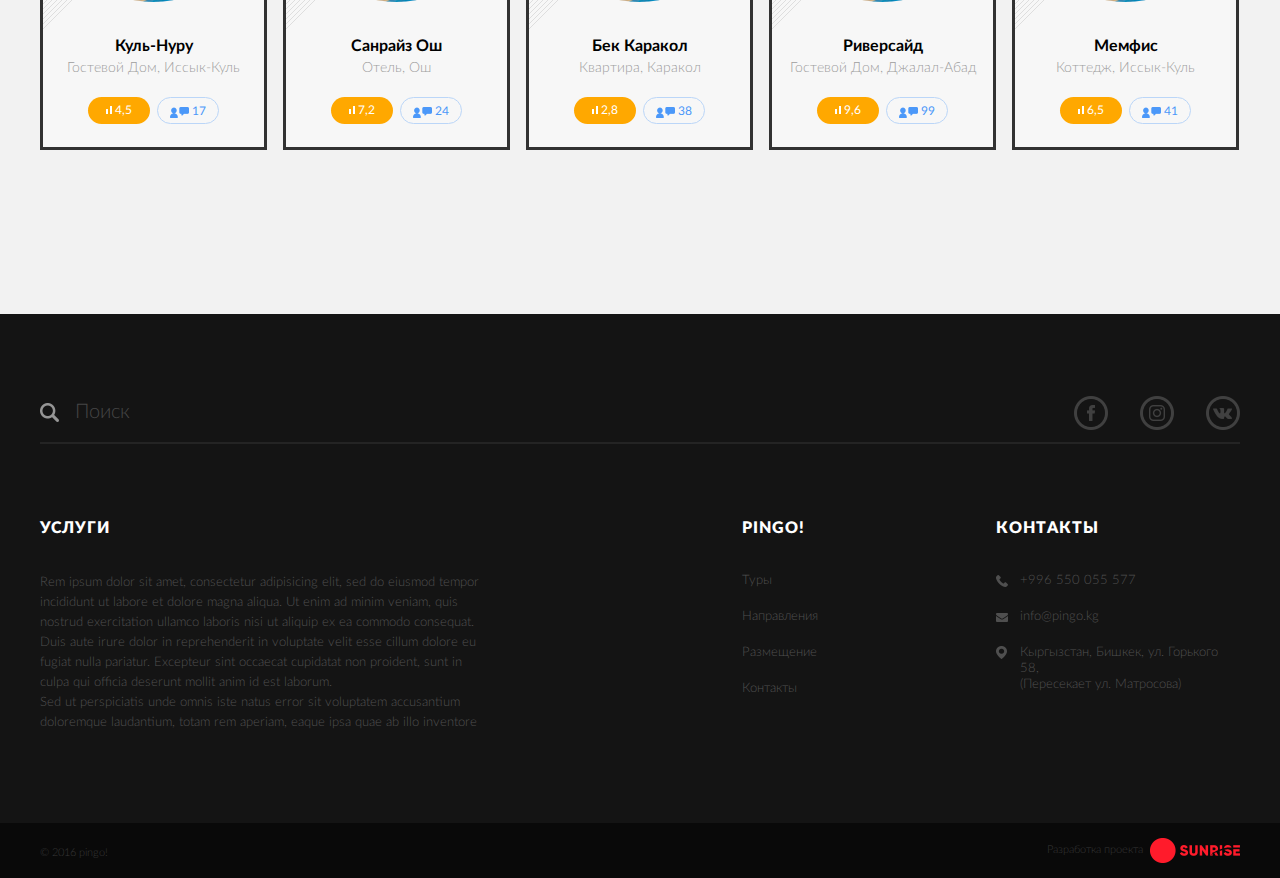
<file: tour_single.html>
<!DOCTYPE html>
<html lang="en">
<head>
    <meta charset="UTF-8">
    <title>Pingo</title>
    <link rel="stylesheet" href="assets/slick/slick-theme.css" type="text/css">
    <link rel="stylesheet" href="assets/slick/slick.css" type="text/css">
    <link rel="stylesheet" href="assets/css/perfect-scrollbar.css" type="text/css">
    <link rel="stylesheet" href="assets/css/normalize.css" type="text/css">
    <link rel="stylesheet" href="assets/css/styles.css" type="text/css">
    <meta name="viewport" content="width=device-width, initial-scale=1">
</head>
<body>

<header>
    <div class="grid header group">
        <nav>
            <ul class="menu">
                <li><a href="#">Туры</a></li>
                <li><a href="#">Направления</a></li>
                <li><a href="#">Размещение</a></li>
                <li><a href="#">Контакты</a></li>
                <li><a href="#"><img src="assets/images/search_icon.png" alt="search-icon"></a></li>
            </ul>
        </nav>

        <a class="logo" href="#"><img src="assets/images/logotype.png" alt="logotype"></a>

        <!--<div class="profile"></div>-->
    </div>
</header>

<div class="about_tour">
    <div class="grid group">
        <div class="gallery">
            <div class="flat_slider">
                <div class="sl_slide">
                    <img src="assets/images/sl_img1.jpg" alt="image">
                    <div class="ppr">
                        <div class="place">Иссык-Кульская обл.</div>
                        <div class="price">$ 580</div>
                        <div class="rate"><img src="assets/images/rate.png" alt="rate">7,3</div>
                    </div>
                </div>

                <div class="sl_slide">
                    <img src="assets/images/sl_img1.jpg" alt="image">
                    <div class="ppr">
                        <div class="place">Иссык-Кульская обл.</div>
                        <div class="price">$ 580</div>
                        <div class="rate"><img src="assets/images/rate.png" alt="rate">7,3</div>
                    </div>
                </div>

                <div class="sl_slide">
                    <img src="assets/images/sl_img1.jpg" alt="image">
                    <div class="ppr">
                        <div class="place">Иссык-Кульская обл.</div>
                        <div class="price">$ 580</div>
                        <div class="rate"><img src="assets/images/rate.png" alt="rate">7,3</div>
                    </div>
                </div>

                <div class="sl_slide">
                    <img src="assets/images/sl_img1.jpg" alt="image">
                    <div class="ppr">
                        <div class="place">Иссык-Кульская обл.</div>
                        <div class="price">$ 580</div>
                        <div class="rate"><img src="assets/images/rate.png" alt="rate">7,3</div>
                    </div>
                </div>

                <div class="sl_slide">
                    <img src="assets/images/sl_img1.jpg" alt="image">
                    <div class="ppr">
                        <div class="place">Иссык-Кульская обл.</div>
                        <div class="price">$ 580</div>
                        <div class="rate"><img src="assets/images/rate.png" alt="rate">7,3</div>
                    </div>
                </div>
            </div>

            <div class="flat_slider2">
                <div class="sl2_slide">
                    <div class="slide_bg"></div>
                    <img src="assets/images/sl_img1.jpg" alt="img">
                </div>
                <div class="sl2_slide">
                    <div class="slide_bg"></div>
                    <img src="assets/images/sl_img3.jpg" alt="img">
                </div>
                <div class="sl2_slide">
                    <div class="slide_bg"></div>
                    <img src="assets/images/sl_img2.jpg" alt="img">
                </div>
                <div class="sl2_slide">
                    <div class="slide_bg"></div>
                    <img src="assets/images/sl_img2.jpg" alt="img">
                </div>
                <div class="sl2_slide">
                    <div class="slide_bg"></div>
                    <img src="assets/images/sl_img3.jpg" alt="img">
                </div>
                <!--<div class="sl2__slide"><img src="assets/images/sl_img_1.jpg" alt="img"></div>-->
                <!--<div class="sl2__slide"><img src="assets/images/sl_img2.jpg" alt="img"></div>-->
                <!--<div class="sl2__slide"><img src="assets/images/sl_img3.jpg" alt="img"></div>-->
                <!--<div class="sl2__slide"><img src="assets/images/sl_img2.jpg" alt="img"></div>-->
                <!--<div class="sl2__slide"><img src="assets/images/sl_img3.jpg" alt="img"></div>-->
            </div>
        </div>

        <section class="accommodation_tabs">

            <div id="tabs" class="c-tabs">

                <div class="c-tabs-nav">
                    <a href="#" class="c-tabs-nav__link is-active">Описание</a>
                    <a href="#" class="c-tabs-nav__link">детали</a>
                    <a href="#" class="c-tabs-nav__link">программа</a>
                    <a href="#" class="c-tabs-nav__link">карта</a>
                    <a href="#" class="c-tabs-nav__link">отзывы </a>
                    <div class="c-tab-nav-marker"></div>
                </div>

                <div class="application">
                    <form method="post" action="#">
                        <label for="firstname">Ваше имя<br>
                            <input type="text" name="firstname" id="firstname">
                        </label>

                        <label for="number">Номер телефона<br>
                            <input type="number" name="firstname" id="number">
                        </label>

                        <label for="amount">Гостей<br>
                            <input type="number" name="firstname" id="amount">
                        </label>

                        <label for="arrive">Прибытие<br>
                            <input type="date" name="firstname" id="arrive">
                        </label>

                        <label for="leave">Выезд<br>
                            <input type="date" name="firstname" id="leave">
                        </label>

                        <label for="comments">Остались вопросы?<br>
                            <textarea name="comments" id="comments" cols="20" rows="10"></textarea>
                        </label>

                        <button type="button" name="button" class="button">отправить заявку</button>
                        <button type="button" name="button" class="button">отменить</button>
                    </form>
                </div>

                <div class="c-tab is-active">
                    <div class="c-tab__content">
                        <div class="accommodation_desc">
                            <p>Our home is in central Bishkek and close to many businesses and local attractions.
                                The room is very spacious, bright and cozy. Some of our amenities include kitchen,
                                office, washing machine and a balcony that you're welcome to use. Our place would be
                                ideal for people coming to Kyrgyzstan to learn more about our culture, on a long term
                                business trip or to teach English. We also offer traditional food to our guests at no
                                extra charge.We can also pick you up from the airport.
                                Our home is in central Bishkek and close to many businesses and local attractions.
                                The room is very spacious, bright and cozy. Some of our amenities include kitchen,
                                office, washing machine and a balcony that you're welcome to use. Our place would be
                                ideal for people coming to Kyrgyzstan to learn more about our culture, on a long term
                                business trip or to teach English. We also offer traditional food to our guests at no
                                extra charge.We can also pick you up from the airport.
                                Our home is in central Bishkek and close to many businesses and local attractions.
                                The room is very spacious, bright and cozy. Some of our amenities include kitchen,
                                office, washing machine and a balcony that you're welcome to use. Our place would be
                                ideal for people coming to Kyrgyzstan to learn more about our culture, on a long term
                                business trip or to teach English. We also offer traditional food to our guests at no
                                extra charge.We can also pick you up from the airport.
                                Our home is in central Bishkek and close to many businesses and local attractions.
                                The room is very spacious, bright and cozy. Some of our amenities include kitchen,
                                office, washing machine and a balcony that you're welcome to use. Our place would be
                                ideal for people coming to Kyrgyzstan to learn more about our culture, on a long term
                                business trip or to teach English. We also offer traditional food to our guests at no
                                extra charge.We can also pick you up from the airport.
                                Our home is in central Bishkek and close to many businesses and local attractions.
                                The room is very spacious, bright and cozy. Some of our amenities include kitchen,
                                office, washing machine and a balcony that you're welcome to use. Our place would be
                                ideal for people coming to Kyrgyzstan to learn more about our culture, on a long term
                                business trip or to teach English. We also offer traditional food to our guests at no
                                extra charge.We can also pick you up from the airport.
                                Our home is in central Bishkek and close to many businesses and local attractions.
                                The room is very spacious, bright and cozy. Some of our amenities include kitchen,
                                office, washing machine and a balcony that you're welcome to use. Our place would be
                                ideal for people coming to Kyrgyzstan to learn more about our culture, on a long term
                                business trip or to teach English. We also offer traditional food to our guests at no
                                extra charge.We can also pick you up from the airport.</p>
                        </div>

                        <button type="button" name="button" class="button">Оформить тур</button>
                    </div>
                </div>

                <div class="c-tab">
                    <div class="c-tab__content">
                        <div class="accommodation_details">
                            <ul class="tour_details">
                                <li>маршрут:</li>
                                <li>Бишкек<img src="assets/images/arrow_icon.png" alt="icon"> Тамчи
                                    <img src="assets/images/arrow_icon.png" alt="icon">Каракол
                                    <img src="assets/images/arrow_icon.png" alt="icon">Алтын Арашан<img src="assets/images/arrow_icon.png" alt="icon">
                                    Жети-Озгон<img src="assets/images/arrow_icon.png" alt="icon">
                                    Боконбаев <img src="assets/images/arrow_icon.png" alt="icon">Бишкек</li>
                                <li>Категория</li>
                                <li>Конный тур</li>
                                <li>Длительность:</li>
                                <li>9 дней</li>
                                <li>Сезонность</li>
                                <li>Июль - Сентябрь</li>
                                <li>сложность</li>
                                <li>Умеренный уровень (3400 м над уровнем моря)</li>
                                <li>примечание</li>
                                <li>Палатки в наличии по запросу</li>
                                <li>питание и
                                    проживание:</li>
                                <li>3-4 ночи в юрте и 4-3 ночи в палатке</li>
                            </ul>
                        </div>
                        <button type="button" name="button" class="button">Оформить тур</button>
                    </div>
                </div>

                <div class="c-tab">
                    <div class="c-tab__content">
                        <div class="accommodation_location">
                            <iframe src="https://www.google.com/maps/embed?pb=!1m18!1m12!1m3!1d2923.951587032065!2d74.57456831504412!3d42.873865979155795!2m3!1f0!2f0!3f0!3m2!1i1024!2i768!4f13.1!3m3!1m2!1s0x389ec83dc60d126d%3A0x8284c6d6bf6e481!2zU3VucmlzZSBTdHVkaW8gLSDQoNCw0LfRgNCw0LHQvtGC0LrQsCDRgdCw0LnRgtC-0LIg0Lgg0LzQvtCx0LjQu9GM0L3Ri9GFINC_0YDQuNC70L7QttC10L3QuNC5INCR0LjRiNC60LXQug!5e0!3m2!1sru!2skg!4v1481612842163" frameborder="0" style="border:0" allowfullscreen></iframe>
                        </div>
                    </div>
                </div>

                <div class="c-tab">
                    <div class="c-tab__content">
                        <div class="accommodation_location">
                            <iframe src="https://www.google.com/maps/embed?pb=!1m18!1m12!1m3!1d2923.951587032065!2d74.57456831504412!3d42.873865979155795!2m3!1f0!2f0!3f0!3m2!1i1024!2i768!4f13.1!3m3!1m2!1s0x389ec83dc60d126d%3A0x8284c6d6bf6e481!2zU3VucmlzZSBTdHVkaW8gLSDQoNCw0LfRgNCw0LHQvtGC0LrQsCDRgdCw0LnRgtC-0LIg0Lgg0LzQvtCx0LjQu9GM0L3Ri9GFINC_0YDQuNC70L7QttC10L3QuNC5INCR0LjRiNC60LXQug!5e0!3m2!1sru!2skg!4v1481612842163" frameborder="0" style="border:0" allowfullscreen></iframe>
                        </div>
                    </div>
                </div>

                <div class="c-tab">
                    <div class="c-tab__content">
                        <div class="comments">
                            <div class="comment group">
                                <div class="avatar"><img src="assets/images/comment_avatar.jpg" alt="avatar"></div>
                                <h6><a href="#">olga briggs</a></h6>
                                <div class="com_rate"><img src="assets/images/hotel_rate.png" alt="rate">7,2</div>
                                <span class="com_date">август 2016</span>

                                <div class="com_box">
                                    <span class="tip tip_left"></span>
                                    Dolor sit amet, consectetur adipisicing elit, sed do eiusmod
                                    tempor incididunt ut labore et dolore magna aliqua. Ut enim ad minim veniam,
                                    quis nostrud exercitation ullamco laboris nisi ut aliquip ex ea commodo
                                </div>
                            </div>

                            <div class="comment group">
                                <div class="avatar"><img src="assets/images/comment_avatar.jpg" alt="avatar"></div>
                                <h6><a href="#">olga briggs</a></h6>
                                <div class="com_rate"><img src="assets/images/hotel_rate.png" alt="rate">7,2</div>
                                <span class="com_date">август 2016</span>

                                <div class="com_box">
                                    <span class="tip tip_left"></span>
                                    Dolor sit amet, consectetur adipisicing elit, sed do eiusmod
                                    tempor incididunt ut labore et dolore magna aliqua. Ut enim ad minim veniam,
                                    quis nostrud exercitation ullamco laboris nisi ut aliquip ex ea commodo
                                </div>
                            </div>
                        </div>
                        <button type="button" name="button" class="button">Оформить тур</button>
                    </div>
                </div>

            </div>

        </section>
    </div>
</div>

<div class="container4">
    <div class="grid">

        <div class="tours_like_this">
            <h3>похожие туры</h3>

            <div class="line"></div>

            <div class="tours_around_accommodation">

                <div class="tour">
                    <div class="shadow"></div>
                    <img src="assets/images/tour4.jpg" alt="tour">

                    <div class="ppr">
                        <div class="place">Иссык-Кульская обл</div>
                        <div class="price">$ 700</div>
                        <div class="rate"><img src="assets/images/rate.png" alt="rate">7,3</div>
                    </div>

                    <div class="description">
                        <h4>Ущелье “Барскаун”</h4>

                        <p>Rem ipsum dolor sit amet, consectetur adipisicing elit, sed do eiusmod </p>
                    </div>
                </div>

                <div class="tour">
                    <div class="shadow"></div>
                    <img src="assets/images/tour5.jpg" alt="tour">

                    <div class="ppr">
                        <div class="place">нарынская обл.</div>
                        <div class="price">$ 610</div>
                        <div class="rate"><img src="assets/images/rate.png" alt="rate">7,3</div>
                    </div>

                    <div class="description">
                        <h4>Плато “Барскон”</h4>

                        <p>Rem ipsum dolor sit amet, consectetur adipisicing elit, sed do eiusmod </p>
                    </div>
                </div>

                <div class="tour">
                    <div class="shadow"></div>
                    <img src="assets/images/tour6.jpg" alt="tour">

                    <div class="ppr">
                        <div class="place">нарынская обл.</div>
                        <div class="price">$ 430</div>
                        <div class="rate"><img src="assets/images/rate.png" alt="rate">7,3</div>
                    </div>

                    <div class="description">
                        <h4>Озеро “Сон-куль”</h4>

                        <p>Rem ipsum dolor sit amet, consectetur adipisicing elit, sed do eiusmod</p>
                    </div>
                </div>

                <div class="tour">
                    <div class="shadow"></div>
                    <img src="assets/images/tour7.jpg" alt="tour">

                    <div class="ppr">
                        <div class="place">ошская обл.</div>
                        <div class="price">$ 815</div>
                        <div class="rate"><img src="assets/images/rate.png" alt="rate">7,3</div>
                    </div>

                    <div class="description">
                        <h4>Гора “Сулайман-Тоо”</h4>

                        <p>Elit, sed do eiusmod tempor incididunt ut labore et dolore magna aliqua</p>
                    </div>
                </div>
            </div>
        </div>

        <div class="accommodation_around_tour">
            <h3>размещение в районе этого тура</h3>

            <div class="line"></div>

            <div class="hotels">
                <div class="hotel">
                    <div class="hotel_img">
                        <img src="assets/images/hotel1.jpg" alt="hotel">

                        <div class="cost"><span>от</span><br>$40</div>
                    </div>

                    <div class="hotel_desc">
                        <h5>Куль-Нуру</h5>

                        <p>Гостевой Дом, Иссык-Куль</p>

                        <div class="hotel_rate"><img src="assets/images/hotel_rate.png" alt="rate">4,5</div>
                        <div class="hotel_vote"><img src="assets/images/vote_icon.png" alt="icon">17</div>
                    </div>
                </div>

                <div class="hotel">
                    <div class="hotel_img">
                        <img src="assets/images/hotel1.jpg" alt="hotel">

                        <div class="cost"><span>от</span><br>$80</div>
                    </div>

                    <div class="hotel_desc">
                        <h5>Санрайз Ош</h5>

                        <p>Отель, Ош</p>

                        <div class="hotel_rate"><img src="assets/images/hotel_rate.png" alt="rate">7,2</div>
                        <div class="hotel_vote"><img src="assets/images/vote_icon.png" alt="icon">24</div>
                    </div>
                </div>

                <div class="hotel">
                    <div class="hotel_img">
                        <img src="assets/images/hotel1.jpg" alt="hotel">

                        <div class="cost"><span>от</span><br>$100</div>
                    </div>

                    <div class="hotel_desc">
                        <h5>Бек Каракол</h5>

                        <p>Квартира, Каракол</p>

                        <div class="hotel_rate"><img src="assets/images/hotel_rate.png" alt="rate">2,8</div>
                        <div class="hotel_vote"><img src="assets/images/vote_icon.png" alt="icon">38</div>
                    </div>
                </div>

                <div class="hotel">
                    <div class="hotel_img">
                        <img src="assets/images/hotel1.jpg" alt="hotel">

                        <div class="cost"><span>от</span><br>$40</div>
                    </div>

                    <div class="hotel_desc">
                        <h5>Риверсайд</h5>

                        <p>Гостевой Дом, Джалал-Абад</p>

                        <div class="hotel_rate"><img src="assets/images/hotel_rate.png" alt="rate">9,6</div>
                        <div class="hotel_vote"><img src="assets/images/vote_icon.png" alt="icon">99</div>
                    </div>
                </div>

                <div class="hotel">
                    <div class="hotel_img">
                        <img src="assets/images/hotel1.jpg" alt="hotel">

                        <div class="cost"><span>от</span><br>$70</div>
                    </div>

                    <div class="hotel_desc">
                        <h5>Мемфис</h5>

                        <p>Коттедж, Иссык-Куль</p>

                        <div class="hotel_rate"><img src="assets/images/hotel_rate.png" alt="rate">6,5</div>
                        <div class="hotel_vote"><img src="assets/images/vote_icon.png" alt="icon">41</div>
                    </div>
                </div>

            </div>
        </div>
    </div>
</div>

<footer>
    <div class="grid content5">
        <div class="clear group">
            <form method="post" action="#">
                <label>
                    <input type="search" name="name" placeholder="Поиск">
                </label>
            </form>

            <ul class="share">
                <li class="facebook"><a class="social " href="#"></a></li>
                <li class="instagram"><a class="social " href="#"></a></li>
                <li class="vk"><a class="social " href="#"></a></li>
            </ul>
        </div>
        <hr color="#242424">

        <div class="about">
            <div class="service">
                <h3>УСЛУГИ</h3>

                <p>Rem ipsum dolor sit amet, consectetur adipisicing elit, sed do eiusmod
                    tempor incididunt ut labore et dolore magna aliqua. Ut enim ad minim veniam,
                    quis nostrud exercitation ullamco laboris nisi ut aliquip ex ea commodo consequat.
                    Duis aute irure dolor in reprehenderit in voluptate velit esse cillum dolore eu fugiat
                    nulla pariatur. Excepteur sint occaecat cupidatat non proident, sunt in culpa qui officia
                    deserunt mollit anim id est laborum. </p>

                <p>Sed ut perspiciatis unde omnis iste natus error sit voluptatem accusantium doloremque laudantium,
                    totam rem aperiam, eaque ipsa quae ab illo inventore</p>
            </div>

            <ul class="pingo">
                <li><a href="#"><h3>Pingo!</h3></a></li>
                <li><a href="#">Туры</a></li>
                <li><a href="#">Направления</a></li>
                <li><a href="#">Размещение</a></li>
                <li><a href="#">Контакты</a></li>
            </ul>

            <ul class="contacts">
                <li><h3>контакты</h3></li>
                <li>+996 550 055 577</li>
                <li>info@pingo.kg</li>
                <li>Кыргызстан, Бишкек, ул. Горького 58,<br>
                    (Пересекает ул. Матросова)
                </li>
            </ul>
        </div>

    </div>

    <div class="copyright">
        <div class="grid footer group">
            <p>© 2016 pingo!</p>
            <a href="#">Разработка проекта <img src="assets/images/sunrise.png" alt="sunrise"></a>
        </div>
    </div>
</footer>


<script src="assets/js/jquery-3.1.0.min.js"></script>
<script src="assets/slick/slick.min.js"></script>
<script type="text/javascript" src="assets/js/perfect-scrollbar.jquery.js"></script>
<script src="assets/js/script.js"></script>
<!--<script>-->
    <!--$(document).ready(function () {-->
        <!--$('.accommodation_desc,.comments,.accommodation_details').perfectScrollbar();-->
        <!--$('.ps-scrollbar-y-rail').css('opacity', 1)-->
    <!--})-->
<!--</script>-->
</body>
</html>
</file>
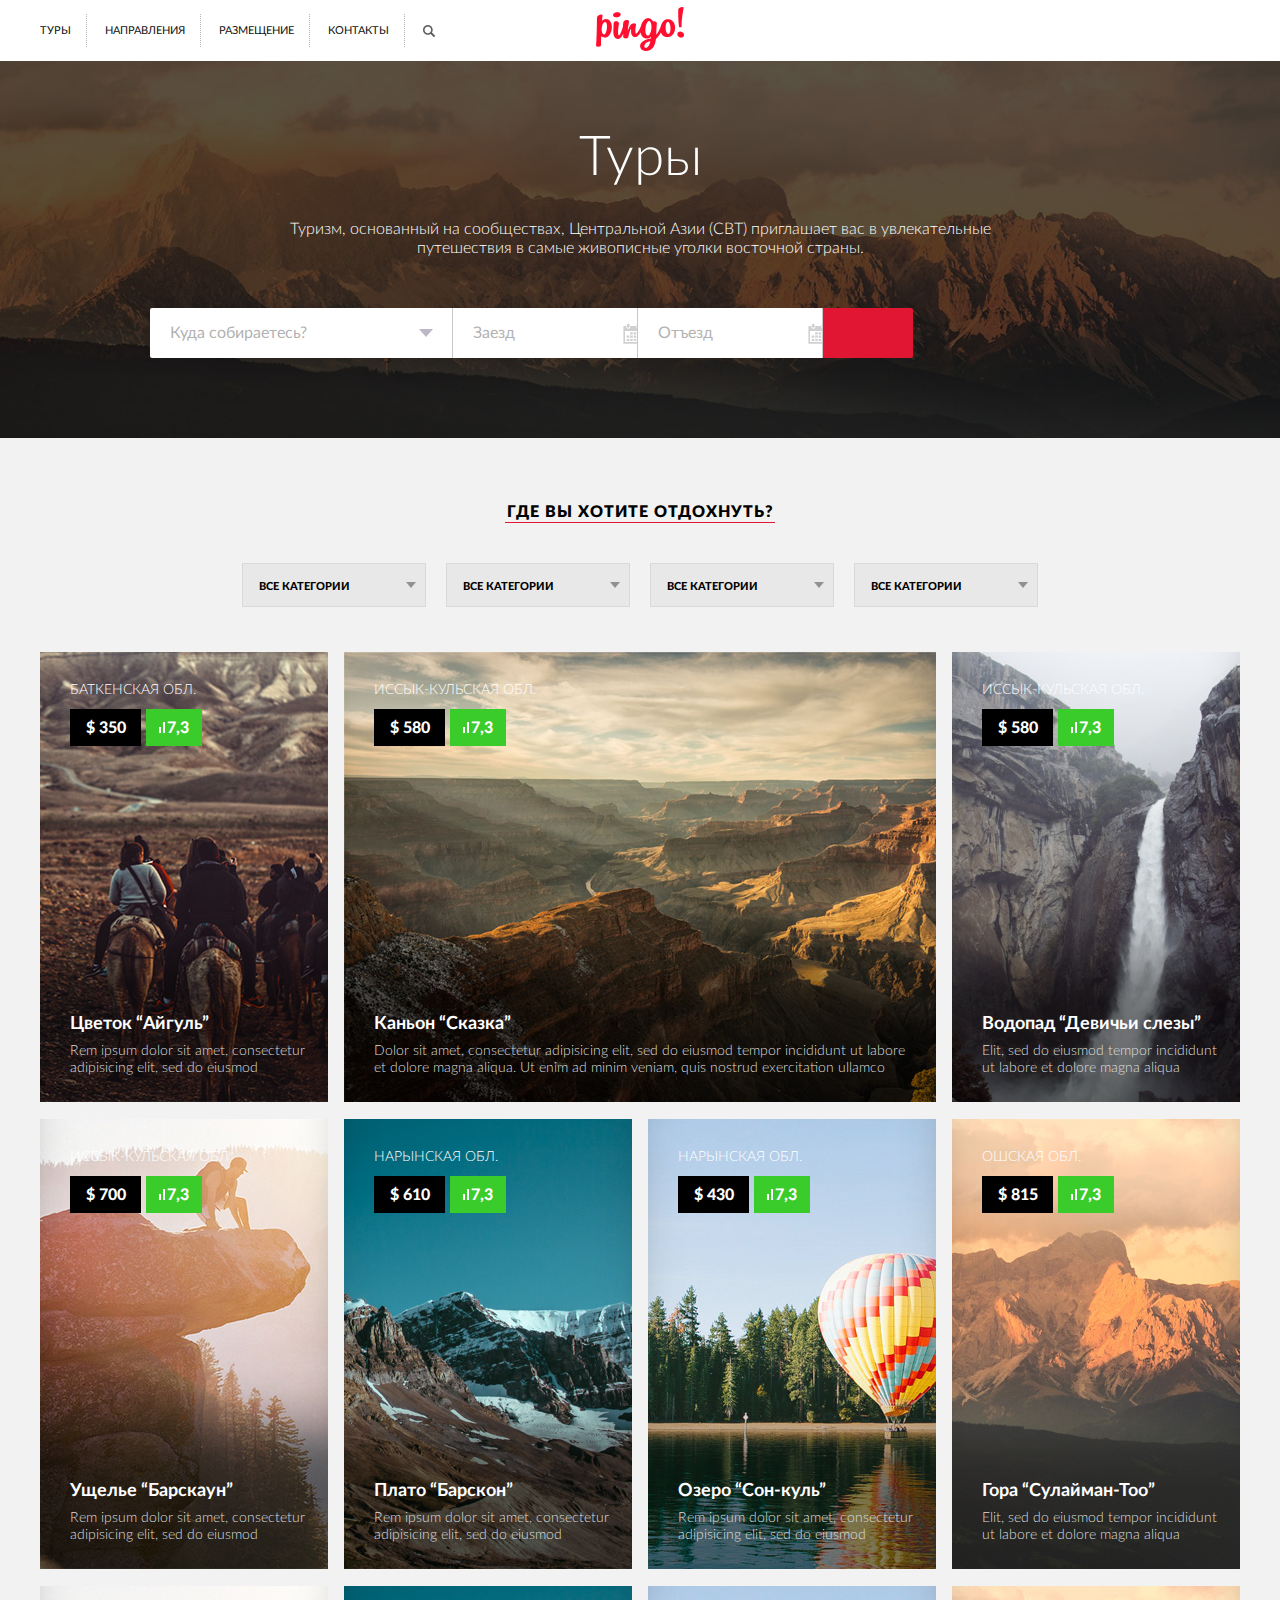
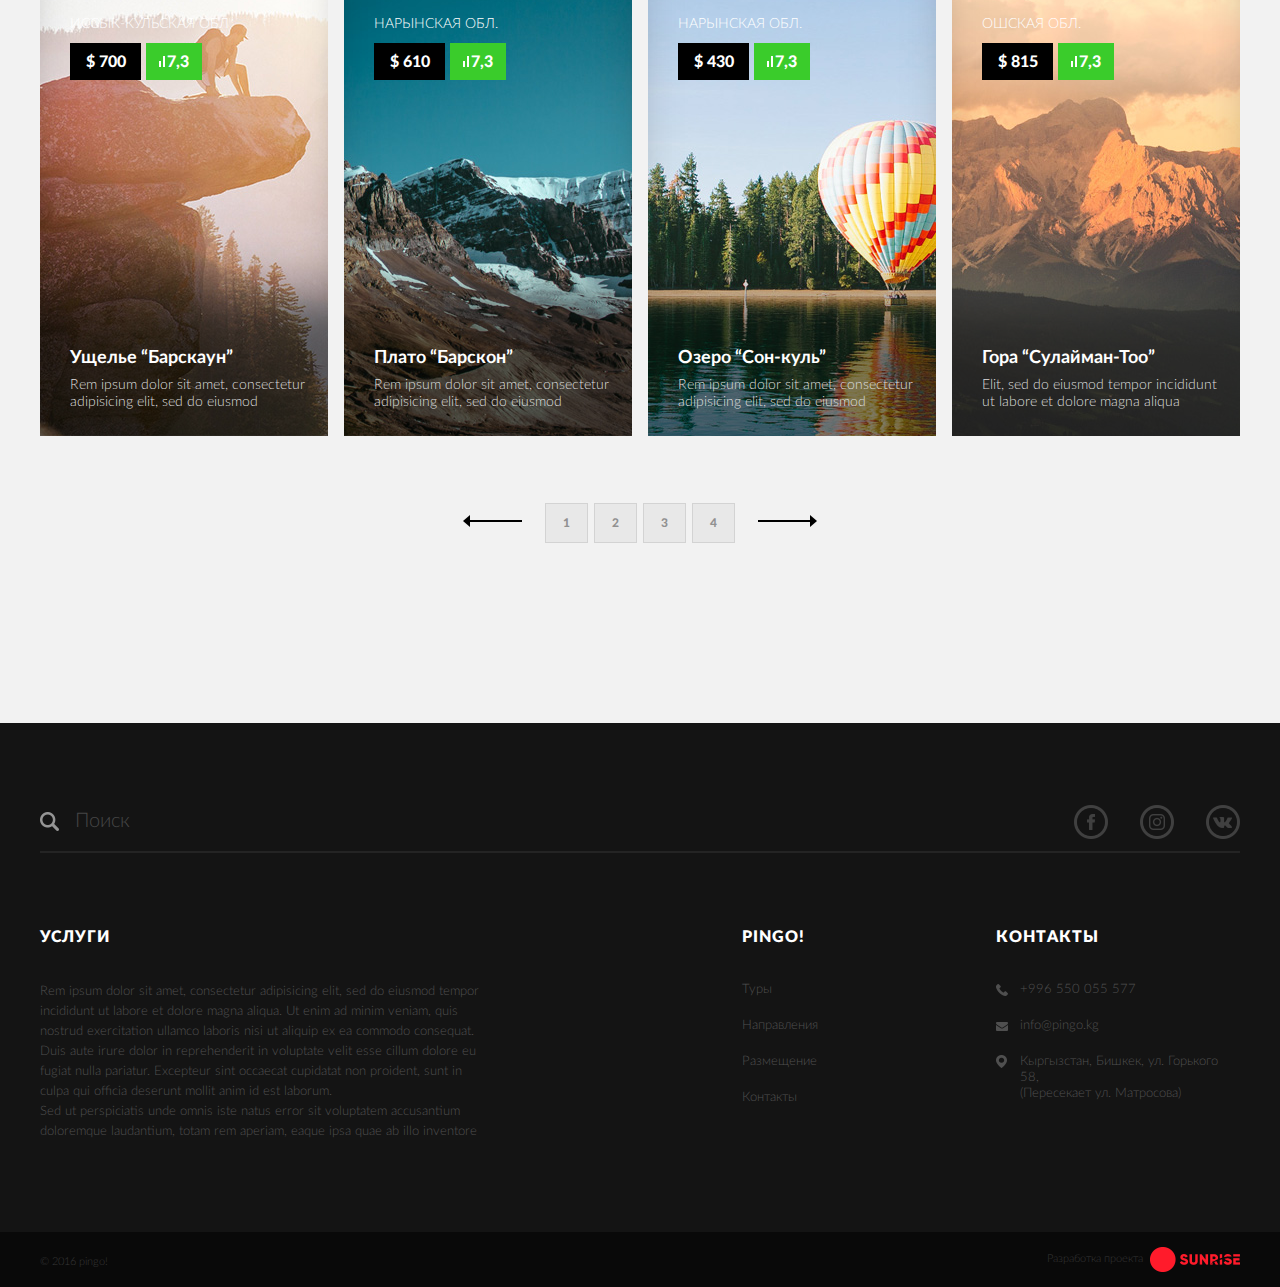
<file: tours.html>
<!DOCTYPE html>
<html lang="ru">
<head>
    <meta charset="UTF-8">
    <title>Pingo</title>
    <link rel="stylesheet" href="assets/css/normalize.css" type="text/css">
    <link rel="stylesheet" href="assets/css/styles.css" type="text/css">
    <meta name="viewport" content="width=device-width, initial-scale=1">
</head>
<body>

<header>
    <div class="grid header group">
        <nav>
            <ul class="menu">
                <li><a href="#">Туры</a></li>
                <li><a href="#">Направления</a></li>
                <li><a href="#">Размещение</a></li>
                <li><a href="#">Контакты</a></li>
                <li><a href="#"><img src="assets/images/search_icon.png" alt="search-icon"></a></li>
            </ul>
        </nav>

        <a class="logo" href="#"><img src="assets/images/logotype.png" alt="logotype"></a>

        <!--<div class="profile"></div>-->
    </div>
</header>

<div class="tours">
    <div class="grid content1">
        <h1>Туры</h1>

        <p>Туризм, основанный на сообществах, Центральной Азии (CBT) приглашает вас в увлекательные путешествия в самые
            живописные уголки восточной страны.</p>

        <form method="post" action="#" class="group">
            <input type="search" name="name" placeholder="Куда собираетесь?">
            <input type="number" name="number" placeholder="Заезд">
            <input type="number" name="number" placeholder="Отъезд">
            <button type="button" name="button"></button>
        </form>
    </div>
</div>


<div class="container1">
    <div class="grid content2">
        <h3>Где вы хотите отдохнуть?</h3>

        <div class="line"></div>

        <form method="post" action="#">
            <div class="select">
                <a href="javascript:void(0);" class="slct">Все категории</a>
                <ul class="drop">
                    <li>Красивый(ая)</li>
                    <li>Умный(ая)</li>
                    <li>Коммуникабульный(ая)</li>
                    <li>Скромный(ая)</li>
                    <li>Скромный(ая)</li>
                    <li>Скромный(ая)</li>
                    <li>Скромный(ая)</li>
                    <li>Скромный(ая)</li>
                    <li>Скромный(ая)</li>
                    <li>Скромный(ая)</li>
                </ul>
                <input type="hidden" class="select">
            </div>

            <div class="select">
                <a href="javascript:void(0);" class="slct">Все категории</a>
                <ul class="drop">
                    <li>Красивый(ая) Красивый(ая)</li>
                    <li>Умный(ая)</li>
                    <li>Коммуникабульный(ая)</li>
                    <li>Скромный(ая)</li>
                    <li>Скромный(ая)</li>
                    <li>Скромный(ая)</li>
                    <li>Скромный(ая)</li>
                    <li>Скромный(ая)</li>
                    <li>Скромный(ая)</li>
                    <li>Скромный(ая)</li>
                </ul>
                <input type="hidden" class="select">
            </div>

            <div class="select">
                <a href="javascript:void(0);" class="slct">Все категории</a>
                <ul class="drop">
                    <li>Красивый(ая) Красивый(ая)</li>
                    <li>Умный(ая)</li>
                    <li>Коммуникабульный(ая)</li>
                    <li>Скромный(ая)</li>
                    <li>Скромный(ая)</li>
                    <li>Скромный(ая)</li>
                    <li>Скромный(ая)</li>
                    <li>Скромный(ая)</li>
                    <li>Скромный(ая)</li>
                </ul>
                <input type="hidden" class="select">
            </div>

            <div class="select">
                <a href="javascript:void(0);" class="slct">Все категории</a>
                <ul class="drop">
                    <li>Красивый(ая) Красивый(ая)</li>
                    <li>Умный(ая)</li>
                    <li>Коммуникабульный(ая)</li>
                    <li>Скромный(ая)</li>
                    <li>Скромный(ая)</li>
                    <li>Скромный(ая)</li>
                    <li>Скромный(ая)</li>
                    <li>Скромный(ая)</li>
                    <li>Скромный(ая)</li>
                </ul>
                <input type="hidden" class="select">
            </div>
        </form>

        <div class="popular_tours">
            <div class="tour">
                <div class="shadow"></div>
                <img src="assets/images/tour1.jpg" alt="tour">

                <div class="ppr">
                    <div class="place">Баткенская обл.</div>
                    <div class="price">$ 350</div>
                    <div class="rate"><img src="assets/images/rate.png" alt="rate">7,3</div>
                </div>

                <div class="description">
                    <h4>Цветок “Айгуль”</h4>

                    <p>Rem ipsum dolor sit amet, consectetur adipisicing elit, sed do eiusmod</p>
                </div>
            </div>

            <div class="tour">
                <div class="shadow"></div>
                <img src="assets/images/tour2.jpg" alt="tour">

                <div class="ppr">
                    <div class="place">Иссык-Кульская обл.</div>
                    <div class="price">$ 580</div>
                    <div class="rate"><img src="assets/images/rate.png" alt="rate">7,3</div>
                </div>

                <div class="description">
                    <h4>Каньон “Сказка”</h4>

                    <p>Dolor sit amet, consectetur adipisicing elit, sed do eiusmod tempor incididunt ut labore et
                        dolore magna aliqua. Ut enim ad minim veniam, quis nostrud exercitation ullamco </p>
                </div>
            </div>

            <div class="tour">
                <div class="shadow"></div>
                <img src="assets/images/tour3.jpg" alt="tour">

                <div class="ppr">
                    <div class="place">Иссык-Кульская обл.</div>
                    <div class="price">$ 580</div>
                    <div class="rate"><img src="assets/images/rate.png" alt="rate">7,3</div>
                </div>

                <div class="description">
                    <h4>Водопад “Девичьи слезы”</h4>

                    <p>Elit, sed do eiusmod tempor incididunt ut labore et dolore magna aliqua </p>
                </div>
            </div>

            <div class="tour">
                <div class="shadow"></div>
                <img src="assets/images/tour4.jpg" alt="tour">

                <div class="ppr">
                    <div class="place">Иссык-Кульская обл</div>
                    <div class="price">$ 700</div>
                    <div class="rate"><img src="assets/images/rate.png" alt="rate">7,3</div>
                </div>

                <div class="description">
                    <h4>Ущелье “Барскаун”</h4>

                    <p>Rem ipsum dolor sit amet, consectetur adipisicing elit, sed do eiusmod </p>
                </div>
            </div>

            <div class="tour">
                <div class="shadow"></div>
                <img src="assets/images/tour5.jpg" alt="tour">

                <div class="ppr">
                    <div class="place">нарынская обл.</div>
                    <div class="price">$ 610</div>
                    <div class="rate"><img src="assets/images/rate.png" alt="rate">7,3</div>
                </div>

                <div class="description">
                    <h4>Плато “Барскон”</h4>

                    <p>Rem ipsum dolor sit amet, consectetur adipisicing elit, sed do eiusmod </p>
                </div>
            </div>

            <div class="tour">
                <div class="shadow"></div>
                <img src="assets/images/tour6.jpg" alt="tour">

                <div class="ppr">
                    <div class="place">нарынская обл.</div>
                    <div class="price">$ 430</div>
                    <div class="rate"><img src="assets/images/rate.png" alt="rate">7,3</div>
                </div>

                <div class="description">
                    <h4>Озеро “Сон-куль”</h4>

                    <p>Rem ipsum dolor sit amet, consectetur adipisicing elit, sed do eiusmod</p>
                </div>
            </div>

            <div class="tour">
                <div class="shadow"></div>
                <img src="assets/images/tour7.jpg" alt="tour">

                <div class="ppr">
                    <div class="place">ошская обл.</div>
                    <div class="price">$ 815</div>
                    <div class="rate"><img src="assets/images/rate.png" alt="rate">7,3</div>
                </div>

                <div class="description">
                    <h4>Гора “Сулайман-Тоо”</h4>

                    <p>Elit, sed do eiusmod tempor incididunt ut labore et dolore magna aliqua</p>
                </div>
            </div>

            <div class="tour">
                <div class="shadow"></div>
                <img src="assets/images/tour4.jpg" alt="tour">

                <div class="ppr">
                    <div class="place">Иссык-Кульская обл</div>
                    <div class="price">$ 700</div>
                    <div class="rate"><img src="assets/images/rate.png" alt="rate">7,3</div>
                </div>

                <div class="description">
                    <h4>Ущелье “Барскаун”</h4>

                    <p>Rem ipsum dolor sit amet, consectetur adipisicing elit, sed do eiusmod </p>
                </div>
            </div>

            <div class="tour">
                <div class="shadow"></div>
                <img src="assets/images/tour5.jpg" alt="tour">

                <div class="ppr">
                    <div class="place">нарынская обл.</div>
                    <div class="price">$ 610</div>
                    <div class="rate"><img src="assets/images/rate.png" alt="rate">7,3</div>
                </div>

                <div class="description">
                    <h4>Плато “Барскон”</h4>

                    <p>Rem ipsum dolor sit amet, consectetur adipisicing elit, sed do eiusmod </p>
                </div>
            </div>

            <div class="tour">
                <div class="shadow"></div>
                <img src="assets/images/tour6.jpg" alt="tour">

                <div class="ppr">
                    <div class="place">нарынская обл.</div>
                    <div class="price">$ 430</div>
                    <div class="rate"><img src="assets/images/rate.png" alt="rate">7,3</div>
                </div>

                <div class="description">
                    <h4>Озеро “Сон-куль”</h4>

                    <p>Rem ipsum dolor sit amet, consectetur adipisicing elit, sed do eiusmod</p>
                </div>
            </div>

            <div class="tour">
                <div class="shadow"></div>
                <img src="assets/images/tour7.jpg" alt="tour">

                <div class="ppr">
                    <div class="place">ошская обл.</div>
                    <div class="price">$ 815</div>
                    <div class="rate"><img src="assets/images/rate.png" alt="rate">7,3</div>
                </div>

                <div class="description">
                    <h4>Гора “Сулайман-Тоо”</h4>

                    <p>Elit, sed do eiusmod tempor incididunt ut labore et dolore magna aliqua</p>
                </div>
            </div>

            <ul class="pagination">
                <li><a href="#"><img src="assets/images/arrowLeft.png" alt="arrow"></a></li>
                <li><a href="#">1</a></li>
                <li><a href="#">2</a></li>
                <li><a href="#">3</a></li>
                <li><a href="#">4</a></li>
                <li><a href="#"><img src="assets/images/arrowRight.png" alt="arrow"></a></li>
            </ul>
        </div>
    </div>
</div>


<footer>
    <div class="grid content5">
        <div class="clear group">
            <form method="post" action="#">
                <label>
                    <input type="search" name="name" placeholder="Поиск">
                </label>
            </form>

            <ul class="share">
                <li class="facebook"><a class="social " href="#"></a></li>
                <li class="instagram"><a class="social " href="#"></a></li>
                <li class="vk"><a class="social " href="#"></a></li>
            </ul>
        </div>
        <hr color="#242424">

        <div class="about">
            <div class="service">
                <h3>УСЛУГИ</h3>

                <p>Rem ipsum dolor sit amet, consectetur adipisicing elit, sed do eiusmod
                    tempor incididunt ut labore et dolore magna aliqua. Ut enim ad minim veniam,
                    quis nostrud exercitation ullamco laboris nisi ut aliquip ex ea commodo consequat.
                    Duis aute irure dolor in reprehenderit in voluptate velit esse cillum dolore eu fugiat
                    nulla pariatur. Excepteur sint occaecat cupidatat non proident, sunt in culpa qui officia
                    deserunt mollit anim id est laborum. </p>

                <p>Sed ut perspiciatis unde omnis iste natus error sit voluptatem accusantium doloremque laudantium,
                    totam rem aperiam, eaque ipsa quae ab illo inventore</p>
            </div>

            <ul class="pingo">
                <li><a href="#"><h3>Pingo!</h3></a></li>
                <li><a href="#">Туры</a></li>
                <li><a href="#">Направления</a></li>
                <li><a href="#">Размещение</a></li>
                <li><a href="#">Контакты</a></li>
            </ul>

            <ul class="contacts">
                <li><h3>контакты</h3></li>
                <li>+996 550 055 577</li>
                <li>info@pingo.kg</li>
                <li>Кыргызстан, Бишкек, ул. Горького 58,<br>
                    (Пересекает ул. Матросова)
                </li>
            </ul>
        </div>

    </div>

    <div class="copyright">
        <div class="grid footer group">
            <p>© 2016 pingo!</p>
            <a href="#">Разработка проекта <img src="assets/images/sunrise.png" alt="sunrise"></a>
        </div>
    </div>
</footer>

</body>
</html>
</file>
<file: assets/css/styles.css>
/* Webfont: Lato-Black */@font-face {
    font-family: 'LatoBlack';
    src: url('../fonts/Lato-Black.eot'); /* IE9 Compat Modes */
    src: url('../fonts/Lato-Black.eot?#iefix') format('embedded-opentype'), /* IE6-IE8 */
    url('../fonts/Lato-Black.woff2') format('woff2'), /* Modern Browsers */
    url('../fonts/Lato-Black.woff') format('woff'), /* Modern Browsers */
    url('../fonts/Lato-Black.ttf') format('truetype');
    font-style: normal;
    font-weight: normal;
}

/* Webfont: Lato-BlackItalic */@font-face {
    font-family: 'LatoWebBlack';
    src: url('../fonts/Lato-BlackItalic.eot'); /* IE9 Compat Modes */
    src: url('../fonts/Lato-BlackItalic.eot?#iefix') format('embedded-opentype'), /* IE6-IE8 */
    url('../fonts/Lato-BlackItalic.woff2') format('woff2'), /* Modern Browsers */
    url('../fonts/Lato-BlackItalic.woff') format('woff'), /* Modern Browsers */
    url('../fonts/Lato-BlackItalic.ttf') format('truetype');
    font-style: italic;
    font-weight: normal;
}

/* Webfont: Lato-Bold */@font-face {
    font-family: 'LatoBold';
    src: url('../fonts/Lato-Bold.eot'); /* IE9 Compat Modes */
    src: url('../fonts/Lato-Bold.eot?#iefix') format('embedded-opentype'), /* IE6-IE8 */
    url('../fonts/Lato-Bold.woff2') format('woff2'), /* Modern Browsers */
    url('../fonts/Lato-Bold.woff') format('woff'), /* Modern Browsers */
    url('../fonts/Lato-Bold.ttf') format('truetype');
    font-style: normal;
    font-weight: normal;
}

/* Webfont: Lato-BoldItalic */@font-face {
    font-family: 'LatoWebBold';
    src: url('../fonts/Lato-BoldItalic.eot'); /* IE9 Compat Modes */
    src: url('../fonts/Lato-BoldItalic.eot?#iefix') format('embedded-opentype'), /* IE6-IE8 */
    url('../fonts/Lato-BoldItalic.woff2') format('woff2'), /* Modern Browsers */
    url('../fonts/Lato-BoldItalic.woff') format('woff'), /* Modern Browsers */
    url('../fonts/Lato-BoldItalic.ttf') format('truetype');
    font-style: italic;
    font-weight: normal;
}

/* Webfont: Lato-Hairline */@font-face {
    font-family: 'LatoWebHairline';
    src: url('../fonts/Lato-Hairline.eot'); /* IE9 Compat Modes */
    src: url('../fonts/Lato-Hairline.eot?#iefix') format('embedded-opentype'), /* IE6-IE8 */
    url('../fonts/Lato-Hairline.woff2') format('woff2'), /* Modern Browsers */
    url('../fonts/Lato-Hairline.woff') format('woff'), /* Modern Browsers */
    url('../fonts/Lato-Hairline.ttf') format('truetype');
    font-style: normal;
    font-weight: normal;
}

/* Webfont: Lato-HairlineItalic */@font-face {
    font-family: 'LatoWebHairline';
    src: url('../fonts/Lato-HairlineItalic.eot'); /* IE9 Compat Modes */
    src: url('../fonts/Lato-HairlineItalic.eot?#iefix') format('embedded-opentype'), /* IE6-IE8 */
    url('../fonts/Lato-HairlineItalic.woff2') format('woff2'), /* Modern Browsers */
    url('../fonts/Lato-HairlineItalic.woff') format('woff'), /* Modern Browsers */
    url('../fonts/Lato-HairlineItalic.ttf') format('truetype');
    font-style: italic;
    font-weight: normal;
}

/* Webfont: Lato-Heavy */@font-face {
    font-family: 'LatoHeavy';
    src: url('../fonts/Lato-Heavy.eot'); /* IE9 Compat Modes */
    src: url('../fonts/Lato-Heavy.eot?#iefix') format('embedded-opentype'), /* IE6-IE8 */
    url('../fonts/Lato-Heavy.woff2') format('woff2'), /* Modern Browsers */
    url('../fonts/Lato-Heavy.woff') format('woff'), /* Modern Browsers */
    url('../fonts/Lato-Heavy.ttf') format('truetype');
    font-style: normal;
    font-weight: normal;
}

/* Webfont: Lato-HeavyItalic */@font-face {
    font-family: 'LatoWebHeavy';
    src: url('../fonts/Lato-HeavyItalic.eot'); /* IE9 Compat Modes */
    src: url('../fonts/Lato-HeavyItalic.eot?#iefix') format('embedded-opentype'), /* IE6-IE8 */
    url('../fonts/Lato-HeavyItalic.woff2') format('woff2'), /* Modern Browsers */
    url('../fonts/Lato-HeavyItalic.woff') format('woff'), /* Modern Browsers */
    url('../fonts/Lato-HeavyItalic.ttf') format('truetype');
    font-style: italic;
    font-weight: normal;
}

/* Webfont: Lato-Italic */@font-face {
    font-family: 'LatoWeb';
    src: url('../fonts/Lato-Italic.eot'); /* IE9 Compat Modes */
    src: url('../fonts/Lato-Italic.eot?#iefix') format('embedded-opentype'), /* IE6-IE8 */
    url('../fonts/Lato-Italic.woff2') format('woff2'), /* Modern Browsers */
    url('../fonts/Lato-Italic.woff') format('woff'), /* Modern Browsers */
    url('../fonts/Lato-Italic.ttf') format('truetype');
    font-style: italic;
    font-weight: normal;
}

/* Webfont: Lato-Light */@font-face {
    font-family: 'LatoLight';
    src: url('../fonts/Lato-Light.eot'); /* IE9 Compat Modes */
    src: url('../fonts/Lato-Light.eot?#iefix') format('embedded-opentype'), /* IE6-IE8 */
    url('../fonts/Lato-Light.woff2') format('woff2'), /* Modern Browsers */
    url('../fonts/Lato-Light.woff') format('woff'), /* Modern Browsers */
    url('../fonts/Lato-Light.ttf') format('truetype');
    font-style: normal;
    font-weight: normal;
}

/* Webfont: Lato-LightItalic */@font-face {
    font-family: 'LatoWebLight';
    src: url('../fonts/Lato-LightItalic.eot'); /* IE9 Compat Modes */
    src: url('../fonts/Lato-LightItalic.eot?#iefix') format('embedded-opentype'), /* IE6-IE8 */
    url('../fonts/Lato-LightItalic.woff2') format('woff2'), /* Modern Browsers */
    url('../fonts/Lato-LightItalic.woff') format('woff'), /* Modern Browsers */
    url('../fonts/Lato-LightItalic.ttf') format('truetype');
    font-style: italic;
    font-weight: normal;
}

/* Webfont: Lato-Medium */@font-face {
    font-family: 'LatoWebMedium';
    src: url('../fonts/Lato-Medium.eot'); /* IE9 Compat Modes */
    src: url('../fonts/Lato-Medium.eot?#iefix') format('embedded-opentype'), /* IE6-IE8 */
    url('../fonts/Lato-Medium.woff2') format('woff2'), /* Modern Browsers */
    url('../fonts/Lato-Medium.woff') format('woff'), /* Modern Browsers */
    url('../fonts/Lato-Medium.ttf') format('truetype');
    font-style: normal;
    font-weight: normal;
}

/* Webfont: Lato-MediumItalic */@font-face {
    font-family: 'LatoWebMedium';
    src: url('../fonts/Lato-MediumItalic.eot'); /* IE9 Compat Modes */
    src: url('../fonts/Lato-MediumItalic.eot?#iefix') format('embedded-opentype'), /* IE6-IE8 */
    url('../fonts/Lato-MediumItalic.woff2') format('woff2'), /* Modern Browsers */
    url('../fonts/Lato-MediumItalic.woff') format('woff'), /* Modern Browsers */
    url('../fonts/Lato-MediumItalic.ttf') format('truetype');
    font-style: italic;
    font-weight: normal;
}

/* Webfont: Lato-Regular */@font-face {
    font-family: 'LatoRegular';
    src: url('../fonts/Lato-Regular.eot'); /* IE9 Compat Modes */
    src: url('../fonts/Lato-Regular.eot?#iefix') format('embedded-opentype'), /* IE6-IE8 */
    url('../fonts/Lato-Regular.woff2') format('woff2'), /* Modern Browsers */
    url('../fonts/Lato-Regular.woff') format('woff'), /* Modern Browsers */
    url('../fonts/Lato-Regular.ttf') format('truetype');
    font-style: normal;
    font-weight: normal;
}

/* Webfont: Lato-Semibold */@font-face {
    font-family: 'LatoSemibold';
    src: url('../fonts/Lato-Semibold.eot'); /* IE9 Compat Modes */
    src: url('../fonts/Lato-Semibold.eot?#iefix') format('embedded-opentype'), /* IE6-IE8 */
    url('../fonts/Lato-Semibold.woff2') format('woff2'), /* Modern Browsers */
    url('../fonts/Lato-Semibold.woff') format('woff'), /* Modern Browsers */
    url('../fonts/Lato-Semibold.ttf') format('truetype');
    font-style: normal;
    font-weight: normal;
}

/* Webfont: Lato-SemiboldItalic */@font-face {
    font-family: 'LatoWebSemibold';
    src: url('../fonts/Lato-SemiboldItalic.eot'); /* IE9 Compat Modes */
    src: url('../fonts/Lato-SemiboldItalic.eot?#iefix') format('embedded-opentype'), /* IE6-IE8 */
    url('../fonts/Lato-SemiboldItalic.woff2') format('woff2'), /* Modern Browsers */
    url('../fonts/Lato-SemiboldItalic.woff') format('woff'), /* Modern Browsers */
    url('../fonts/Lato-SemiboldItalic.ttf') format('truetype');
    font-style: italic;
    font-weight: normal;
}

/* Webfont: Lato-Thin */@font-face {
    font-family: 'LatoWebThin';
    src: url('../fonts/Lato-Thin.eot'); /* IE9 Compat Modes */
    src: url('../fonts/Lato-Thin.eot?#iefix') format('embedded-opentype'), /* IE6-IE8 */
    url('../fonts/Lato-Thin.woff2') format('woff2'), /* Modern Browsers */
    url('../fonts/Lato-Thin.woff') format('woff'), /* Modern Browsers */
    url('../fonts/Lato-Thin.ttf') format('truetype');
    font-style: normal;
    font-weight: normal;
}

/* Webfont: Lato-ThinItalic */@font-face {
    font-family: 'LatoWebThin';
    src: url('../fonts/Lato-ThinItalic.eot'); /* IE9 Compat Modes */
    src: url('../fonts/Lato-ThinItalic.eot?#iefix') format('embedded-opentype'), /* IE6-IE8 */
    url('../fonts/Lato-ThinItalic.woff2') format('woff2'), /* Modern Browsers */
    url('../fonts/Lato-ThinItalic.woff') format('woff'), /* Modern Browsers */
    url('../fonts/Lato-ThinItalic.ttf') format('truetype');
    font-style: italic;
    font-weight: normal;
}

@font-face {
    font-family: 'FontAwesome';
    src: url('../fonts/fontawesome-webfont.eot'); /* IE9 Compat Modes */
    src: url('../fonts/fontawesome-webfont.eot?#iefix') format('embedded-opentype'), /* IE6-IE8 */
    url('../fonts/fontawesome-webfont.woff2') format('woff2'), /* Modern Browsers */
    url('../fonts/fontawesome-webfont.woff') format('woff'), /* Modern Browsers */
    url('../fonts/fontawesome-webfont.ttf') format('truetype');
    font-style: normal;
    font-weight: normal;
}

* {
    margin: 0;
    padding: 0;
    box-sizing: border-box;
}

body {
    margin: 0;
    padding: 0;
    font-size: 0;
    background: #f2f2f2;
}

.grid {
    max-width: 1200px;
    margin: 0 auto;
}

.group::before,
.group::after {
    content: "";
    display: table;
}

.group::after {
    clear: both;
}

.group {
    clear: both;
    *zoom: 1;
}


/*//////////////////////////////////////////////////*/
/*--------------------HEADER-----------------------*/
/*\\\\\\\\\\\\\\\\\\\\\\\\\\\\\\\\\\\\\\\\\\\\\\\\\\*/


header{
    background-color: #fff;
    position: relative;
}

.header{
    padding: 14px 0;
    position: relative;
}

ul{
    margin: 0;
    padding: 0;
    list-style: none;
}

.menu{
    float: left;
    font-family: "LatoRegular", sans-serif;
    font-size: 11px;
}

.menu li{
    display: inline-block;
}

.menu a{
    display: block;
    color: #131313;
    text-decoration: none;
    text-transform: uppercase;
    padding: 10px 15px;
    border-right: 1px dotted #b2b2b2;
}

.menu li:first-child a{
    padding-left: 0;
}

.menu li:last-child a{
    border-right: none;
}

.menu li:last-child img{
    vertical-align: middle;
}

.logo{
    position: absolute;
    top: 7px;
    left: 50%;
    transform: translate(-50%);
    display: inline-block;
}

/*//////////////////////////////////////////////////*/
/*-----------------------BG1------------------------*/
/*\\\\\\\\\\\\\\\\\\\\\\\\\\\\\\\\\\\\\\\\\\\\\\\\\\*/

.bg1{
    background: url("../images/bg1.jpg") center no-repeat;
    background-size: cover;
    /*height: 542px;*/
    padding: 142px 0 98px 0;
}

.content1{
    text-align: center;
}

h1{
    font-family: "LatoLight", sans-serif;
    font-size: 55px;
    color: #fff;
    font-weight: normal;
    /*text-align: center;*/
    margin: 0;
}

.content1 p{
    font-family: "LatoLight", sans-serif;
    font-size: 16px;
    color: rgba(255, 255, 255, 0.6);
    /*text-align: center;*/
    width: 65%;
    margin: 28px auto 94px auto;
}

.content1 form{
    display: inline-block;
    width: 980px;
    height: 50px;
}

.content1 input{
    float: left;
    font-family: "LatoRegular", sans-serif;
    font-size: 16px;
    color: #727272;
    height: 50px;
    padding-left: 20px;
    border: none;
    outline: none;
    display: inline-block;
}

.content1 input::-webkit-outer-spin-button,
.content1 input::-webkit-inner-spin-button {
    /* display: none; <- Crashes Chrome on hover */
    -webkit-appearance: none;
    -moz-appearance: none;
    appearance: none;
    margin: 0; /* <-- Apparently some margin are still there even though it's hidden */
}

.content1 input[type="search"]{
    background: #fff url("../images/search_dropdown.png") 93.33333333333333% center no-repeat;
    width: 303px;
    border-right: 1px solid #c9c8c9;
    border-top-left-radius: 2px;
    border-bottom-left-radius: 2px;
}

.content1 input:nth-child(2){
    width: 200px;
    border-right: 1px solid #c9c8c9;
    background: url('../images/date-icon.png') no-repeat white;
    background-position: 170px 15px;
}

.content1 input:nth-child(3){
    width: 200px;
    border-right: 1px solid #c9c8c9;
    background: url('../images/date-icon.png') no-repeat white;
    background-position: 170px 15px;
}

.content1 input[type="number"] {
    width: 185px;
    -moz-appearance: textfield;
}

.content1 button{
    background:  #e11633;
    cursor: pointer;
    float: left;
    width: 90px;
    height: 50px;
    border: none;
    outline: none;
    border-top-right-radius: 2px;
    border-bottom-right-radius: 2px;
    display: inline-block;
}

.content1 button > img {
    width: 38px;
}

input::-webkit-outer-spin-button,
input::-webkit-inner-spin-button {
    -webkit-appearance: none;
    margin: 0;
}


/*//////////////////////////////////////////////////*/
/*-----------------------BG2------------------------*/
/*\\\\\\\\\\\\\\\\\\\\\\\\\\\\\\\\\\\\\\\\\\\\\\\\\\*/

.bg2{
    background-color: #f2f2f2;
    padding: 88px 0 40px 0;
}

h3 {
    font-family: "LatoBlack", sans-serif;
    font-size: 16px;
    color: #000;
    text-transform: uppercase;
    font-weight: normal;
    letter-spacing: 1px;
    text-align: center;
}

.line{
    width: 190px;
    height: 1px;
    margin: 0 auto;
    background-color: #e11633;
}

.popular_tours{
    margin-top: 45px;
}

.tour{
    position: relative;
    display: inline-block;
    vertical-align: top;
    width: 24%;
    height: 450px;
    margin-right: 1.333333333333333%;
    margin-bottom: 17px;
    overflow: hidden;
}

.tour > .hover-effect {
    display: block;
    width: 100%;
    height: 100%;
    position: absolute;
    z-index: 2;
    background: rgba(0,0,0,0);
    -webkit-transition: all 0.5s;
    -moz-transition: all 0.5s;
    -ms-transition: all 0.5s;
    -o-transition: all 0.5s;
    transition: all 0.5s;
}

.tour:hover > .hover-effect {
    background: rgba(0,0,0,0.8);

    -webkit-transition: all 0.5s;
    -moz-transition: all 0.5s;
    -ms-transition: all 0.5s;
    -o-transition: all 0.5s;
    transition: all 0.5s;
}

.tour:hover > .hover-effect > .clear-parent > a {
    color: white;
    border: 1px solid white;

    -webkit-transition: all 0.5s;
    -moz-transition: all 0.5s;
    -ms-transition: all 0.5s;
    -o-transition: all 0.5s;
    transition: all 0.5s;
}

.tour > .hover-effect > .clear-parent {
    width: inherit;
    height: inherit;
    position: relative;
}

.tour > .hover-effect > .clear-parent > a {
    font-family: "LatoLight", sans-serif;
    font-size: 11px;
    color: transparent;
    border: 1px solid transparent;
    position: absolute;
    left: 50%;
    top: 50%;
    -webkit-transform: translate(-50%, -50%);
    -moz-transform: translate(-50%, -50%);
    -ms-transform: translate(-50%, -50%);
    -o-transform: translate(-50%, -50%);
    transform: translate(-50%, -50%);
    text-decoration: none;
    padding: 10px 20px;
    text-transform: uppercase;
}

.shadow{
    position: absolute;
    top: 0;
    left: 0;
    width: 100%;
    height: 100%;
    -webkit-box-shadow: inset 0 -170px 55px -30px rgba(0,0,0, 0.5);
    -moz-box-shadow: inset 0 -170px 55px -30px rgba(0,0,0, 0.5);
    box-shadow: inset 0 -170px 55px -30px rgba(0,0,0, 0.5);
    z-index: 1;
}

.popular_tours > .tour:nth-child(2){
    width: 49.33333333333333%;
}

.popular_tours > .tour:nth-child(3){
    margin-right: 0;
}

.popular_tours > .tour:last-of-type{
    margin-right: 0;
}

.ppr{
    position: absolute;
    top: 30px;
    left: 30px;
    z-index: 3;
}

.place{
    font-family: "LatoLight", sans-serif;
    font-size: 14px;
    color: #fff;
    text-transform: uppercase;
}

.price,
.rate {
    font-family: "LatoHeavy", sans-serif;
    font-size: 16px;
    color: #fff;
    display: inline-block;
    vertical-align: top;
    text-align: center;
    height: 37px;
    margin-top: 10px;
    line-height: 38px;
}

.price{
    width: 71px;
    background-color: #000;
}

.rate{
    width: 56px;
    background-color: #3acc2b;
    margin-left: 5px;
}

.rate img{
    display: inline-block;
    margin-right: 2px;
}

.description{
    position: absolute;
    left: 30px;
    right: 20px;
    bottom: 25px;
    z-index: 3;
}

h4{
    font-family: "LatoBold", sans-serif;
    font-size: 18px;
    color: #fff;
    margin-bottom: 8px;
}

.description p{
    font-family: "LatoLight", sans-serif;
    font-size: 14px;
    /*color: rgba(255, 255, 255, 0.3);*/
    color: #dddddd;
}

.button{
    font-family: "LatoLight", sans-serif;
    font-size: 11px;
    color: #fff;
    text-transform: uppercase;
    letter-spacing: 1px;
    background-color: #e11633;
    display: block;
    width: 204px;
    height: 40px;
    margin: 17px auto 0 auto;
    border: none;
    outline: none;
    border-radius: 2px;
}

/*//////////////////////////////////////////////////*/
/*------------------------BG3-----------------------*/
/*\\\\\\\\\\\\\\\\\\\\\\\\\\\\\\\\\\\\\\\\\\\\\\\\\\*/

.bg3{
    background-color: #f2f2f2;
    padding: 40px 0;
}

.content3 .line{
    width: 130px;
}

.hotels{
    margin-top: 46px;
}

.hotel{
    background: #f7f7f7 url("../images/pattern.png") left top no-repeat;
    display: inline-block;
    vertical-align: top;
    width: 227px;
    height: 349px;
    margin: 0 1.333333333333333% 16px 0;
    border: 3px solid #323232;
}

.hotel:nth-child(5n){
    margin-right: 0;
}

.hotel_img{
    position: relative;
    width: 100%;
    height: 210px;
    padding: 12px;

    -webkit-transition: all 0.2s;
    -moz-transition: all 0.2s;
    -ms-transition: all 0.2s;
    -o-transition: all 0.2s;
    transition: all 0.2s;
}

.hotel_img img{
    width: 100%;
    height: 100%;
    border-radius: 50%;

    -webkit-transition: all 0.5s;
    -moz-transition: all 0.5s;
    -ms-transition: all 0.5s;
    -o-transition: all 0.5s;
    transition: all 0.5s;
}

.hotel:hover .hotel_img {
    padding: 0;

    -webkit-transition: all 0.5s;
    -moz-transition: all 0.5s;
    -ms-transition: all 0.5s;
    -o-transition: all 0.5s;
    transition: all 0.5s;
}

.hotel:hover .hotel_img img {
    border-radius: 0;

    -webkit-transition: all 0.5s;
    -moz-transition: all 0.5s;
    -ms-transition: all 0.5s;
    -o-transition: all 0.5s;
    transition: all 0.5s;
}

/*.hotel_img img:hover .hotel_img{*/
    /*padding: 0;*/
/*}*/

/*.hotel_img img:hover{*/
    /*border-radius: 0;*/
/*}*/

.cost{
    position: absolute;
    top: 9px;
    right: 9px;
    background-color: #000;
    font-family: "LatoHeavy", sans-serif;
    font-size: 18px;
    color: #fff;
    text-align: center;
    width: 72px;
    height: 72px;
    padding-top: 7px;
    border: 4px solid #fff;
    border-radius: 50%;
}

.cost span{
    display: inline-block;
    font-family: "LatoRegular", sans-serif;
    font-size: 14px;
    color: #fff;
}

.hotel_desc{
    text-align: center;
    padding: 23px 0;
}


h5{
    font-family: "LatoBold", sans-serif;
    font-size: 16px;
    color: #000;
}

.hotel_desc p{
    font-family: "LatoLight", sans-serif;
    font-size: 14px;
    color: #9d9d9d;
    margin: 4px 0 20px 0;
}

.hotel_rate,
.hotel_vote{
    display: inline-block;
    vertical-align: top;
    width: 62px;
    height: 27px;
    border-radius: 25px;
    font-family: "LatoRegular", sans-serif;
    font-size: 12px;
    line-height: 27px;
}

.hotel_rate img,
.hotel_vote img{
    margin-right: 3px;
}

.hotel_vote img{
    vertical-align: middle;
}

.hotel_rate{
    background-color: #ffa800;
    color: #fff;
    margin-right: 7px;
}

.hotel_vote{
    color: #4b98f9;
    border: 1px solid #bbd6f8;
}

/*//////////////////////////////////////////////////*/
/*-----------------------BG4------------------------*/
/*\\\\\\\\\\\\\\\\\\\\\\\\\\\\\\\\\\\\\\\\\\\\\\\\\\*/

.bg4{
    background-color: #f2f2f2;
    padding: 40px 0 140px 0;
}

.content4 .line{
    width: 268px;
}

.popular_directions{
    margin-top: 46px;
}

.popular_directions .tour:first-child{
    width: 74.66666666666667%;
}

.popular_directions .tour:nth-child(2){
    margin-right: 0;
}

.popular_directions .tour:last-of-type{
    width: 49.33333333333333%;
    margin-right: 0;
}

.popular_directions .tour .price,
.popular_directions .tour .rate{
    display: none;
}

/*//////////////////////////////////////////////////*/
/*---------------------FOOTER-----------------------*/
/*\\\\\\\\\\\\\\\\\\\\\\\\\\\\\\\\\\\\\\\\\\\\\\\\\\*/

footer{
    background-color: #141414;
    font-family: "LatoLight", sans-serif;
    padding: 68px 0 0 0;
}

footer form{
    float: left;
    width: 50%;
}

footer form input[type="search"]{
    font-size: 20px;
    color: #717171;
    width: 100%;
    height: 60px;
    padding-left: 35px;
    border: none;
    background: transparent url("../images/footer_search_icon.png") left center no-repeat;
    outline: none;
}

.share{
    float: right;
}

.share li{
    display: inline-block;
    margin: 12px 15px;
    background: url("../images/social.png") 0 0 no-repeat;
}

.share li:last-child{
    margin-right: 0;
}

.social{
    display: block;
    cursor: pointer;
    width: 36px;
    height: 36px;
}

.share .instagram{
    background-position: -49px 0;
}

.share .vk{
    background-position: -97px 0;
}

.about{
    margin-top: 75px;
    margin-bottom: 90px;
}


.service,
.pingo,
.contacts{
    display: inline-block;
    vertical-align: top;
    font-size: 13px;
}

.service{
    width: 38.33333333333333%;
    padding-right: 10px;
    margin-right: 20.16666666666667%;
}

.service h3{
    text-align: left;
    color: #fff;
    margin-bottom: 35px;
}

.service p{
    line-height: 20px;
    color: #505050;
}

.pingo{
    width: 8.333333333333333%;
    margin-right: 9%;
}

.pingo a{
    display: block;
    color: #505050;
    text-decoration: none;
    padding: 10px 0;
}

.pingo li:first-child{
    margin-bottom: 25px;
}

.pingo li:first-child a{
    padding: 0;
}

.pingo li:first-child h3{
    text-align: left;
    color: #fff;
}

.contacts{
    width: 24%;
}

.contacts li{
    display: block;
    color: #505050;
    text-decoration: none;
    padding: 10px 0 10px 70px;
}

.contacts li:first-child {
    margin-bottom: 25px;
    padding: 0 0 0 46px;
}

.contacts h3{
    color: #fff;
    text-align: left;
}

.contacts li:nth-child(2){
    background: url("../images/phone.png") 46px center no-repeat;
}

.contacts li:nth-child(3){
    background: url("../images/mail.png") 46px center no-repeat;
}

.contacts li:last-child{
    background: url("../images/location.png") 46px 11px no-repeat;
}

.copyright{
    background-color: #090909;
}

.footer{
    font-size: 11px;
    padding: 15px 0;
}

.footer p{
    float: left;
    color: #373737;
    padding-top: 8px;
}

.footer a{
    float: right;
    color: #373737;
    text-decoration: none;
}

.footer a img{
    vertical-align: middle;
    margin-left: 4px;
}




/*////////////////////////////////////////////////////////////////////////////////////////////////////////////////////*/
/*------------------------------------------------ACCOMMODATION-------------------------------------------------------*/
/*\\\\\\\\\\\\\\\\\\\\\\\\\\\\\\\\\\\\\\\\\\\\\\\\\\\\\\\\\\\\\\\\\\\\\\\\\\\\\\\\\\\\\\\\\\\\\\\\\\\\\\\\\\\\\\\\\\\\*/

/*//////////////////////////////////////////////////*/
/*----------------ACCOMODATION----------------------*/
/*\\\\\\\\\\\\\\\\\\\\\\\\\\\\\\\\\\\\\\\\\\\\\\\\\\*/

.accommodation{
    background: url("../images/a_bg1.jpg") center no-repeat;
    background-size: cover;
    padding: 64px 0 80px 0;
}

.accommodation p{
    margin-bottom: 50px;
}


/*//////////////////////////////////////////////////*/
/*---------------------BLOCK1-----------------------*/
/*\\\\\\\\\\\\\\\\\\\\\\\\\\\\\\\\\\\\\\\\\\\\\\\\\\*/

.block1{
    padding: 26px 0 190px 0;
}

.block1 .line{
    width: 300px;
}

.block1 form{
    text-align: center;
    margin-top: 40px;
}


/*	=	Select */
.select {
    position: relative;
    display: inline-block;
    vertical-align: top;
    text-align: left;
    width: 15.33333333333333%;
    height: 44px;
    margin: 0 10px;
    font-family: "LatoHeavy", sans-serif;
    font-size: 11px;
    color: #000;
    text-transform: uppercase;
}

.slct {
    background: #e8e8e8 url("../images/Polygon.png") 94.73684210526316% center no-repeat;
    display: block;
    width: 100%;
    height: 100%;
    padding-left: 16px;
    border: 1px solid #d9d9d9;
    color: #000;
    text-decoration: none;
    line-height: 45px;
    /*
        Супер финт обрезаем текст
        чтобы не вылезал за рамку
    */
    overflow: hidden;
    white-space: nowrap;
    text-overflow: ellipsis;
    -o-text-overflow: ellipsis;
    -webkit-transition: all .3s ease-out;
    -moz-transition: all .3s ease-out;
    -o-transition: all .3s ease-out;
    transition: all .3s ease-out;
}

.slct:hover {
    background-color: #fff;
}

.slct.active {
    background-color: #fff;
}

.drop {
    position: absolute;
    top: 100%;
    width: 100%;
    margin: 0;
    padding: 10px 0;
    background: #fff;
    text-align: left;
    border: 1px solid #dfdfdf;
    border-top: none;
    display: none;
    z-index: 101;
    -webkit-box-shadow: 0 2px 8px 0 rgba(0, 0, 0, 0.37);
    -moz-box-shadow: 0 2px 8px 0 rgba(0, 0, 0, 0.37);
    box-shadow: 0 2px 8px 0 rgba(0, 0, 0, 0.37);
}

.drop li {
    /*display: inline-block;*/
    /*vertical-align: top;*/
    width: 100%;
    padding: 5px 0 5px 15px;
    text-align: left;
    color: #000;
    list-style: none;
    cursor: pointer;
    /*box-sizing: border-box;*/
}

.drop li:hover {
    background-color: #e8e8e8;
}

ul.pagination {
    text-align: center;
    margin-top: 50px;
}

ul.pagination li {
    display: inline-block;}

ul.pagination li a {
    background-color: #e8e8e8;
    font-family: "LatoHeavy", sans-serif;
    font-size: 12px;
    color: #919191;
    display: block;
    padding: 12px 17px;
    text-decoration: none;
    transition: background-color .3s;
    border: 1px solid #d3d3d3;
    margin: 0 3px;
}

.p_active {
    background-color: #000;
    color: #fff;
    border: none;
}

ul.pagination li a:hover{
    background-color: #ddd;
}

.pagination li:first-child a{
    border: none;
    background-color: transparent;
}

.pagination li:last-child a{
    border: none;
    background-color: transparent;
}


/*////////////////////////////////////////////////////////////////////////////////////////////////////////////////////*/
/*----------------------------------------------------TOURS-----------------------------------------------------------*/
/*\\\\\\\\\\\\\\\\\\\\\\\\\\\\\\\\\\\\\\\\\\\\\\\\\\\\\\\\\\\\\\\\\\\\\\\\\\\\\\\\\\\\\\\\\\\\\\\\\\\\\\\\\\\\\\\\\\\\*/

.tours{
    background: url("../images/tours_bg.jpg") center no-repeat;
    background-size: cover;
    padding: 65px 0 80px 0;
}

.tours p{
    margin-bottom: 50px;
    color: #fff;
}


.container1{
    background-color: #f2f2f2;
    padding: 65px 0 180px 0;
}

.container1 .line{
    width: 270px;
}

.container1 form{
    text-align: center;
    margin-top: 40px;
}

.container1 .popular_tours .tour:nth-child(7){
    margin-right: 0;
}


/*////////////////////////////////////////////////////////////////////////////////////////////////////////////////////*/
/*----------------------------------------------ACCOMMODATION_SINGLE---------------------------------------------------*/
/*\\\\\\\\\\\\\\\\\\\\\\\\\\\\\\\\\\\\\\\\\\\\\\\\\\\\\\\\\\\\\\\\\\\\\\\\\\\\\\\\\\\\\\\\\\\\\\\\\\\\\\\\\\\\\\\\\\\\*/

/*//////////////////////////////////////////////////*/
/*--------------FLAT_SLIDER&TABS--------------------*/
/*\\\\\\\\\\\\\\\\\\\\\\\\\\\\\\\\\\\\\\\\\\\\\\\\\\*/

.about_flat{
    background-color: #e0e0e0;
    padding: 50px 0;
}

.gallery{
    float: left;
    width: 48%;
    /*display: inline-block;*/
}

.flat_slider{
    height: 385px;
    /*overflow: hidden;*/
}

.sl_slide{
    position: relative;
}

.sl_slide > img{
    width: 100%;
    height: 100%;
}

.flat_slider2{
    /*width: 48%;*/
    margin-top: 15px;
    padding: 0 24px;
    border: 1px solid green;
}

.sl2_slide{
    position: relative;
    width: 98px;
    height: 60px;
    margin: 0 4px;
    overflow: hidden;
}

.slide_bg{
    position: absolute;
    top: 0;
    left: 0;
    width: 100%;
    height: 100%;
    background-color: rgba(255,255,255, 0.5);
}

.slick-current .slide_bg{
    background-color: rgba(255,255,255, 0);
}

.sl2_slide img{
    width: 100%;
    height: 100%;
}

.slick-prev, .slick-next {
    z-index: 1002;
    top: 430px;
    /*width: 55px;*/
    /*height: 55px;*/
}

.slick-prev {
    left: 1px;

}

.slick-next {
    right: 1px;
}

.slick-prev:hover,
.slick-prev:focus,
.slick-next:hover,
.slick-next:focus {
    color: transparent;
    outline: none;
    /*background-color: #d9d9d9;*/
}

.slick-prev:before,
.slick-next:before {
    content: ".";
    font-size: 33px;
    /*line-height: 80px;*/
    opacity: 1;
    color: transparent;

}

.slick-prev:before {
    background: url("../images/sl_left_arrow.png") no-repeat;
}

.slick-next:before {
    background: url("../images/sl_right_arrow.png") no-repeat;
}

/*.slick-prev, .slick-next{*/
    /*z-index: 1001;*/
    /*width: 32px;*/
    /*height: 32px;*/
/*}*/

/*.slick-prev:before, .slick-next:before {*/
    /*font-size: 32px;*/
    /*text-shadow: 1px 1px 1px rgba(0, 0, 0, .4);*/
/*}*/

/*.slick-prev{*/
    /*left: 25px;*/

/*}*/

/*.slick-next{*/
    /*right: 25px;*/
/*}*/

/*.flat_slider2 .sl2_slide:first-child{*/
    /*margin-left: 24px;*/
/*}*/


.accommodation_tabs{
    width: 48%;
    float: right;
}

/*#tabs {*/
    /*background-color: blue;*/
/*}*/

.c-tabs-nav {
    position: relative;
    list-style: none;
    padding: 0;
}

.c-tabs-nav__link {
    font-family: "LatoBlack", sans-serif;
    font-size: 12px;
    color: #000;
    text-decoration: none;
    text-transform: uppercase;
    /*opacity: 0.7;*/
    display: inline-block;
    padding: 0 25px 20px 25px;
}

.c-tabs-nav__link.is-active {
    /*opacity: 1;*/
    color: #e11633;
}

.c-tabs-nav .c-tabs-nav__link:first-child{
    padding-left: 0;
}

/**
 * Tab
 */
.c-tab {
    font-family: "LatoRegular", sans-serif;
    font-size: 14px;
    color: #464646;
    display: none;
    border-top: 1px solid #959595;
}

.c-tab.is-active {
    display: block;
}

.c-tab__content {
    padding: 30px 0 0 0;
    position: relative;
    animation: showTab 300ms ease-in-out both;
}

.accommodation_desc {
    height: 300px;
    position: relative;
    overflow-y: scroll;
    overflow-x: hidden;
}

.accommodation_desc p{
    line-height: 20px;
    padding-right: 20px;
}

/*. {*/
    /*font-family: "OpenSansRegular", sans-serif;*/
    /*font-size: 14px;*/
    /*line-height: 20px;*/
    /*padding-right: 45px;*/
/*}*/

@keyframes showTab{
    from {opacity: 0; top: 5px}
    to {opacity: 1; top: 0;}
}

.c-tab-nav-marker {
    min-height: 3px;
    background-color: #e11633;
    position: absolute;
    bottom: -1px;
    transition: all 0.3s ease-out;
}

h6{
    display: inline-block;
    font-family: "LatoBold", sans-serif;
    font-size: 10px;
    color: #000;
    text-transform: uppercase;
}

.accommodation_details{
    position: relative;
    height: 300px;
    overflow-y: scroll;
    overflow-x: hidden;
}

.accommodation_details p{
    display: inline-block;
    vertical-align: top;
    width: 78.47222222222222%;
    margin-left: 78px;
    line-height: 28px;
}

.accommodation_details span{
    color: #000;
}

.accommodation_details span:first-of-type{
    color: #077ad2;
    border-bottom: 1px dotted #077ad2;
}

.accommodation_details hr{
    height: 1px;
    border: none;
    margin-bottom: 20px;
}

.accommodation_service{
    display: inline-block;
    vertical-align: top;
    width: 78.47222222222222%;
    margin-left: 62px;
}

.accommodation_service li{
    display: inline-block;
    vertical-align: top;
    width: 224px;
    margin-bottom: 10px;
    border: 1px solid green;
}

.accommodation_service img{
    vertical-align: middle;
    margin-right: 6px;
}

.comments{
    position: relative;
    overflow-y: scroll;
    overflow-x: hidden;
    height: 300px;
}

.comment{
    margin-bottom: 30px;
}

.avatar{
    float: left;
    width: 64px;
    height: 64px;
    border-radius: 50%;
    overflow: hidden;
}

.avatar img{
    width: 100%;
    height: 100%;
}

.comment h6{
    float: left;
}

h6 a{
    display: inline-block;
    color: #000;
    text-decoration: none;
    padding: 10px 4px 0 10px;
}

.com_rate{
    float: left;
    width: 46px;
    height: 22px;
    background-color: #3acc2b;
    border-radius: 50px;
    font-size: 12px;
    color: #fff;
    text-align: center;
    line-height: 22px;
    margin-top: 2px;
}

.com_rate img{
    margin-right: 3px;
}

.com_date{
    float: right;
    display: inline-block;
    font-family: "LatoLight", sans-serif;
    font-size: 10px;
    color: #919191;
    text-transform: uppercase;
    padding: 12px 32px 0 0;
}

.tip {
    width: 0;
    height: 0;
    position: absolute;
    background: transparent;
    border: 15px solid #fff;
    z-index: 101;
}

.tip_left {
    top: 10px;
    left: -20px;
    /*border-top-color: transparent;*/
    border-left-color: transparent;
    border-bottom-color: transparent;
    transform: rotate(20deg);
}

.com_box{
    position: relative;
    float: left;
    background-color: #fff;
    width: 81.42361111111111%;
    height: auto;
    margin: 12px 0 0 12px;
    padding: 20px 20px 20px 24px;
    border-radius: 12px;
}

.accommodation_location iframe{
    position: relative;
    float: right;
    width: 208.3%;
    height: 396px;
}

.c-tab__content .button{
    font-family: "LatoBlack", sans-serif;
    font-size: 12px;
    color: #fff;
    width: 198px;
    height: 60px;
    margin: 35px 0 0 0;
}

.application {
    display: none;
}

.application form{
    font-size: 0;
}

.application label{
    font-family: "LatoRegular", sans-serif;
    font-size: 14px;
    color: #838383;
    display: inline-block;
    vertical-align: top;
}

.application label:first-child{
    width: 48.61111111111111%;
    margin-right: 2.777777777777778%;
}

.application label:nth-child(2){
    width: 48.61111111111111%;
}

.application label:nth-child(3){
    width: 11.28472222222222%;
    margin-right: 2.777777777777778%;
}

.application label:nth-child(4){
    width: 34.02777777777778%;
    margin-right: 2.777777777777778%;
}

.application label:nth-child(5){
    width: 48.61111111111111%;
}

.application label:last-of-type{
    width: 100%;
}

.application input{
    width: 100%;
    height: 46px;
    border: 1px solid #d0d0d0;
    border-radius: 2px;
    padding-left: 15px;
    outline: none;
}

.application textarea{
    width: 100%;
    height: 110px;
    padding: 10px 20px;
    outline: none;
}

.application .button{
    display: inline-block;
    margin: 15px 0 0 0;
}

.application .button:first-of-type{
    margin-right: 8px;
}

/*//////////////////////////////////////////////////////*/
/*-----------------------------------------------------*/
/*\\\\\\\\\\\\\\\\\\\\\\\\\\\\\\\\\\\\\\\\\\\\\\\\\\\\\\*/

.container2{
    background-color: #f2f2f2;
    padding: 95px 0 50px 0;
}

.container2 .line{
    width: 334px;
}

.container3{
    background-color: #f2f2f2;
    padding: 65px 0 115px 0;
}

.container3 .line{
    width: 280px;
}

.tours_around_accommodation{
    margin-top: 50px;
}

.tours_around_accommodation .tour:nth-child(4n){
    margin-right: 0;
}


/*////////////////////////////////////////////////////////////////////////////////////////////////////////////////////*/
/*-----------------------------------------------TOUR_SINGLE----------------------------------------------------------*/
/*\\\\\\\\\\\\\\\\\\\\\\\\\\\\\\\\\\\\\\\\\\\\\\\\\\\\\\\\\\\\\\\\\\\\\\\\\\\\\\\\\\\\\\\\\\\\\\\\\\\\\\\\\\\\\\\\\\\\*/

.about_tour{
    background-color: #e0e0e0;
    padding: 50px 0;
}

.tour_details li{
    display: inline-block;
    vertical-align: top;
    margin-bottom: 22px;
}

.tour_details li:nth-child(odd){
    font-family: "LatoBold", sans-serif;
    font-size: 10px;
    color: #000;
    text-transform: uppercase;
    width: 21.52777777777778%;
}

.tour_details li:nth-child(even){
    font-family: "LatoRegular", sans-serif;
    font-size: 14px;
    color: #464646;
    width: 65.97222222222222%;
}

.tour_details li img{
    margin: 0 4px;
}

.container4{
    background-color: #f2f2f2;
    padding: 95px 0 148px 0;
}

.tours_like_this .line{
    width: 150px;
}

.accommodation_around_tour{
    margin-top: 80px;
}

.accommodation_around_tour .line{
    width: 340px;
}


/*////////////////////////////////////////////////////////////////////////////////////////////////////////////////////*/
/*-----------------------------------------------CONSTRUCTOR----------------------------------------------------------*/
/*\\\\\\\\\\\\\\\\\\\\\\\\\\\\\\\\\\\\\\\\\\\\\\\\\\\\\\\\\\\\\\\\\\\\\\\\\\\\\\\\\\\\\\\\\\\\\\\\\\\\\\\\\\\\\\\\\\\\*/

.constructor{
    background-color: #f2f2f2;
    padding: 40px 0 120px 0;
}

.button_tabs{
    font-family: "LatoRegular", sans-serif;
    font-size: 0;
}

.button_tabs li{
    background-color: #e1e1e1;
    display: inline-block;
    width: 14.2%;
    height: auto;
    border-right: 2px solid #f2f2f2;
}

.button_tabs li:last-child{
    border-right: 0;
}

.button_tabs a{
    display: block;
    font-size: 14px;
    color: #838383;
    text-decoration: none;
    padding: 7px 0 5px 10px;
}

h2{
    font-family: "LatoSemibold", sans-serif;
    font-size: 22px;
    color: #000;
}


.introduction{
    width: 49.33333333333333%;
    height: auto;
    margin-top: 38px;
}

.introduction .line{
    width: 100%;
    margin-top: 15px;
}

.introduction p{
    font-family: "LatoRegular", sans-serif;
    font-size: 14px;
    color: #696969;
    line-height: 22px;
    padding: 36px 0 48px 0;
}

.introduction .button{
    font-family: "LatoBlack", sans-serif;
    font-size: 12px;
    width: 122px;
    height: 50px;
    margin: 0;
}

.step{
    width: 49.33333333333333%;
    height: auto;
    margin-top: 38px;
    border: 1px solid green;
}

.step .line{
    width: 100%;
}

.step form{
    font-family: "LatoRegular", sans-serif;
    font-size: 14px;
    color: #838383;
}

.step1 label{
    display: inline-block;
    vertical-align: top;
}

.step1 label{
    width: 48.64864864864865%;
}

.step1 select{
    width: 100%;
    height: 46px;
}

.amount{
    position: relative;
    width: 48.64864864864865%;
}

.amount label{
    width: 100%;
}

.amount input{
    position: relative;
    width: 100%;
    height: 46px;
}

.minus,
.plus{
    position: absolute;
    bottom: 1px;
    background-color: green;
    width: 33px;
    height: 44px;
}

.minus{
    right: 34px;
}

.plus{
    right: 1px;
}



/*//////////////////////////////////////////////////*/
/*---------------------SEARCH-----------------------*/
/*\\\\\\\\\\\\\\\\\\\\\\\\\\\\\\\\\\\\\\\\\\\\\\\\\\*/


.search-filters-parent {
    width: 100%;
    height: 491px;
    position: relative;

    -webkit-box-shadow: 0 6px 18px 0 rgba(0,0,0,0.36);
    -moz-box-shadow: 0 6px 18px 0 rgba(0,0,0,0.36);
    box-shadow: 0 6px 18px 0 rgba(0,0,0,0.36);
}

.search-filters-parent > .carcass {
    width: 1200px;
    height: inherit;
    position: relative;
    margin: 0 auto;
    border-top: 1px solid rgba(0, 0, 0, 0);
}

.regular-filters {
    width: 610px;
    height: 441px;
    display: inline-block;
    position: relative;
    margin: 22px 0;
    vertical-align: top;
    /*border: 1px solid #000000;*/
}

.filter-block-title {
    width: 100%;
    height: 38px;
    text-align: left;
    font-family: "LatoWebMedium", sans-serif;
    font-size: 20px;
    color: #191919;
}

.filter-block-title.bordered {
    border-bottom: 2px solid #E11633;
}

.filter-block-row {
    width: 100%;
    height: auto;
    margin-top: 25px;
}

.filter-location {
    width: 202px;
    height: 70px;
    display: inline-block;
    vertical-align: top;
}

.filter-location > span {
    font-family: "LatoRegular", sans-serif;
    font-size: 14px;
    color: #838383;
}

.filter-input {
    height: 40px;
    margin-top: 15px;
    border: 1px solid #D0D0D0;
    -webkit-border-radius: 5px;
    -moz-border-radius: 5px;
    border-radius: 5px;
    position: relative;
}

.filter-input.text-field {
    width: 200px;
}

.filter-input.date-field {
    width: 185px;
}

.filter-input > input[type="text"] {
    width: 170px;
    height: inherit;
    background: rgba(0,0,0,0);
    border: none;
    font-family: "LatoRegular", sans-serif;
    font-size: 14px;
    color: #191919;
    box-sizing: border-box;
    padding-left: 15px;
}

.filter-input > input[type="date"] {
    width: 160px;
    height: inherit;
    background: rgba(0,0,0,0);
    border: none;
    font-family: "LatoRegular", sans-serif;
    font-size: 14px;
    color: #191919;
    box-sizing: border-box;
    padding-left: 15px;
}

input:focus {
    outline: none;
}

input::-moz-focus-inner {
    border: none;
}

.filter-input > span {
    font-family: "LatoRegular", sans-serif;
    font-size: 14px;
    color: #D0D0D0;
    float: right;
    margin-right: 10px;
    margin-top: 10px;
    cursor: pointer;
}

.filter-check-in {
    width: 187px;
    height: 70px;
    display: inline-block;
    vertical-align: top;
    margin-left: 15px;
}

.filter-check-in > span {
    font-family: "LatoRegular", sans-serif;
    font-size: 14px;
    color: #838383;
}

.filter-check-out {
    width: 187px;
    height: 70px;
    display: inline-block;
    vertical-align: top;
    margin-left: 15px;
}

.filter-check-out > span {
    font-family: "LatoRegular", sans-serif;
    font-size: 14px;
    color: #838383;
}

.filter-block-row > span {
    font-family: "LatoRegular", sans-serif;
    font-size: 14px;
    color: #838383;

}

.filter-hotel-types {
    width: 100%;
    height: auto;
    min-height: 40px;
    margin-top: 17px;
    position: relative;
}

.filter-hotel-types > ul {
    padding-left: 0;
}

.filter-hotel-types > ul li {
    list-style-type: none;
    display: inline-block;
    text-align: center;
    font-family: "LatoRegular", sans-serif;
    font-size: 14px;
    color: #838383;
    border: 2px solid #D0D0D0;
    -webkit-border-radius: 20px;
    -moz-border-radius: 20px;
    border-radius: 20px;
    padding: 10px 20px;
    cursor: pointer;
    margin-right: 8px;

    -webkit-transition: all 0.5s;
    -moz-transition: all 0.5s;
    -ms-transition: all 0.5s;
    -o-transition: all 0.5s;
    transition: all 0.5s;
}

.filter-hotel-types > ul li:hover {
    border: 2px solid #E11633;
    background: #E11633;
    color: #FFFFFF;

    -webkit-transition: all 0.5s;
    -moz-transition: all 0.5s;
    -ms-transition: all 0.5s;
    -o-transition: all 0.5s;
    transition: all 0.5s;
}

.filter-hotel-types > ul li.active {
    border: 2px solid #E11633;
    background: #E11633;
    color: #FFFFFF;
}

.filter-price-range {
    width: 100%;
    height: 15px;
    position: relative;
    margin-top: 15px;
}

.range-thumb {
    display: inline-block;
    cursor: pointer;
}

.filter-price-options {
    width: 100%;
    height: 16px;
    margin-top: 5px;
    position: relative;
}

.filter-price-options > span:nth-child(1) {
    position: absolute;
    left: 0;
    font-family: "LatoRegular", sans-serif;
    font-size: 16px;
    color: #000;
}

.filter-price-options > span:nth-child(2) {
    position: absolute;
    right: 0;
    font-family: "LatoRegular", sans-serif;
    font-size: 16px;
    color: #000;
}

.filter-block-row > input[type="checkbox"] {
    display: none;
}

.filter-block-row > checkboxtrigger {
    float: left;
    vertical-align: middle;
    width: 15px;
    height: 15px;
    background: rgba(0,0,0,0);
    border: 1px solid #838383;
    -webkit-border-radius: 2px;
    -moz-border-radius: 2px;
    border-radius: 2px;
}

.filter-block-row > checkboxtrigger.checked {
    width: 15px;
    height: 15px;
    background: url('../images/input-checked.png') no-repeat center #E11633;
    border: none;
    -webkit-border-radius: 2px;
    -moz-border-radius: 2px;
    border-radius: 2px;
}

.filter-block-row > i {
    font-family: "LatoWebMedium", sans-serif;
    font-size: 14px;
    font-style: normal;
    /*float: left;*/
    margin-left: 17px;
    vertical-align: middle;
    color: #191919;
}

.extra-filters {
    width: 513px;
    height: 441px;
    display: inline-block;
    position: relative;
    margin-top: 22px;
    margin-left: 50px;
    vertical-align: top;
}

.filter-extra-scroll {
    width: inherit;
    height: 403px;
    overflow-y: scroll;
    position: relative;
}

.sans-size-block {
    width: 100%;
    height: 40px;
    margin-top: 15px;
    position: relative;
}

.sans-size-block > select {
    width: 150px;
    height: 40px;
    font-family: "LatoRegular", sans-serif;
    font-size: 14px;
    color: #000;
    border: 1px solid #d3d3d3;
    -webkit-border-radius: 3px;
    -moz-border-radius: 3px;
    border-radius: 3px;
    margin-right: 10px;
}

.sans-size-block > select:focus {
    outline: none;
}

.checkboxes-row {
    width: inherit;
    height: 16px;
    margin-top: 15px;
    position: relative;
}

.checkbox-item {
    display: inline-block;
    margin-right: 80px;
    margin-bottom: 20px;
    cursor: pointer;
}

.checkbox-item:nth-child(4n) {
    margin-right: 0;
}

.checkbox-item > i {
    font-family: "LatoRegular", sans-serif;
    font-size: 14px;
    color: #191919;
    font-style: normal;
}

.checkbox-item > input[type="checkbox"] {
    display: none;
}

.checkbox-item > checkboxtrigger {
    float: left;
    vertical-align: middle;
    margin-right: 10px;
    width: 15px;
    height: 15px;
    background: rgba(0,0,0,0);
    border: 1px solid #838383;
    -webkit-border-radius: 2px;
    -moz-border-radius: 2px;
    border-radius: 2px;
}

.checkbox-item > checkboxtrigger.checked {
    width: 15px;
    height: 15px;
    background: url('../images/input-checked.png') no-repeat center #E11633;
    border: none;
    -webkit-border-radius: 2px;
    -moz-border-radius: 2px;
    border-radius: 2px;
}

.checkboxes-row-how-more {
    width: inherit;
    text-align: right;
    height: 15px;
    margin-top: 5px;
}

.checkboxes-row-how-more > span {
    cursor: pointer;
    font-family: "LatoRegular", sans-serif;
    font-size: 14px;
    color: #838383;
    margin-right: 20px;
}

.checkboxes-row-more-info {
    width: inherit;
    height: auto;
    min-height: 50px;
    border-top: 1px solid #d3d3d3;
    margin-top: 10px;
    padding-top: 10px;
    display: none;

    -webkit-transition: all 0.5s;
    -moz-transition: all 0.5s;
    -ms-transition: all 0.5s;
    -o-transition: all 0.5s;
    transition: all 0.5s;
}


.checkboxes-row-more-info.active {
    display: block;

    -webkit-transition: all 0.5s;
    -moz-transition: all 0.5s;
    -ms-transition: all 0.5s;
    -o-transition: all 0.5s;
    transition: all 0.5s;
}


/* ===================================================================== Construction Styles ======================================*/

.steps {
    width: 100%;
    height: 30px;
    /*border: 1px solid #090909;*/
    position: relative;
}

.steps > ul {
    padding-left: 0;
    margin: 0;
    width: inherit;
    height: inherit;
    position: relative;
}

.steps > ul > li {
    display: inline-block;
    width: 190px;
    height: inherit;
    border: 1px solid #D0D0D0;
    border-radius: 1px;
    font-family: LatoRegular, sans-serif;
    font-size: 14px;
    color: #838383;
    margin-right: 12px;
    box-sizing: border-box;
    padding-left: 10px;
    line-height: 30px;
    cursor: pointer;

    -webkit-transition: all 0.5s;
    -moz-transition: all 0.5s;
    -ms-transition: all 0.5s;
    -o-transition: all 0.5s;
    transition: all 0.5s;
}

.steps > ul > li:hover {
    background: #E11633;
    color: #FFFFFF;
    border: 1px solid #E11633;

    -webkit-transition: all 0.5s;
    -moz-transition: all 0.5s;
    -ms-transition: all 0.5s;
    -o-transition: all 0.5s;
    transition: all 0.5s;
}

.steps > ul > li.active {
    background: #E11633;
    color: #FFFFFF;
    border: 1px solid #E11633;

    -webkit-transition: all 0.5s;
    -moz-transition: all 0.5s;
    -ms-transition: all 0.5s;
    -o-transition: all 0.5s;
    transition: all 0.5s;
}

.steps > ul > li:last-child {
    margin-right: 0;
}

.progress-bar {
    width: 100%;
    height: 2px;
    background: #D0D0D0;
    margin-top: 25px;
}

.progress-bar > ul {
    padding-left: 0;
    height: 2px;
}

.progress-bar > ul > li {
    display: inline-block;
    list-style-type: none;
    margin: 0;
    padding: 0;
    width: 200px;
    height: 2px;
    background: #E11633;

    -webkit-transition: all 0.5s;
    -moz-transition: all 0.5s;
    -ms-transition: all 0.5s;
    -o-transition: all 0.5s;
    transition: all 0.5s;
}

.progress-bar > ul > li:last-child {
    margin: 0;
}

.tab {
    width: 590px;
    height: auto;
    position: relative;
    margin-left: 0;
    margin-top: 25px;
    /*display: inline-block;*/
    /*border: 1px solid #090909;*/
}


.tour-tab {
    width: 590px;
    height: auto;
    position: relative;
    margin-left: 0;
    margin-top: 25px;
    /*display: inline-block;*/
    /*border: 1px solid #090909;*/
    display: block;
}

.tab.step-1 {
    width: 790px;
}

.tab-header {
    width: inherit;
    margin-top: 0;
    border-bottom: 1px solid #D0D0D0;
    font-family: LatoWebMedium, sans-serif;
    font-size: 20px;
    color: #191919;
    padding: 2px 3px 5px 0;
}

.tab-content {
    margin-top: 25px;
    width: inherit;
    height: auto;
    position: relative;
}

.step-1 .tab-content {
    margin-bottom: 20px;
}

.tab-content > span {
    font-family: LatoRegular, sans-serif;
    font-size: 14px;
    color: #191919;
    text-align: left;
}

.tab-control {
    width: inherit;
    height: auto;
    position: relative;
    margin-top: 50px;
}

.tab-control > button[data-type="next"] {
    font-family: "LatoBold", sans-serif;
    font-size: 14px;
    color: #FFFFFF;
    background: #E11633;
    padding: 12px 35px;
    border-radius: 3px;
    border: 1px solid #E11633;
    cursor: pointer;
    text-transform: uppercase;

    -webkit-transition: all 0.5s;
    -moz-transition: all 0.5s;
    -ms-transition: all 0.5s;
    -o-transition: all 0.5s;
    transition: all 0.5s;
}

.tab-control > button[data-type="next"] > span {
    font-family: "FontAwesome", sans-serif;
    font-size: 16px;
}

.tab-control > button[data-type="next"]:hover {
    background: rgba(0,0,0,0);
    color: #E11633;

    -webkit-transition: all 0.5s;
    -moz-transition: all 0.5s;
    -ms-transition: all 0.5s;
    -o-transition: all 0.5s;
    transition: all 0.5s;
}

.tab-control > button[data-type="back"] {
    font-family: "LatoBold", sans-serif;
    font-size: 14px;
    color: #FFFFFF;
    background: #C4C4C4;
    padding: 12px 35px;
    border-radius: 3px;
    border: 1px solid #C4C4C4;
    cursor: pointer;
    text-transform: uppercase;
    margin-right: 20px;

    -webkit-transition: all 0.5s;
    -moz-transition: all 0.5s;
    -ms-transition: all 0.5s;
    -o-transition: all 0.5s;
    transition: all 0.5s;
}

.tab-control > button[data-type="back"] > span {
    font-family: "FontAwesome", sans-serif;
    font-size: 16px;
}

.tab-control > button[data-type="back"]:hover {
    background: rgba(0,0,0,0);
    color: #C4C4C4;

    -webkit-transition: all 0.5s;
    -moz-transition: all 0.5s;
    -ms-transition: all 0.5s;
    -o-transition: all 0.5s;
    transition: all 0.5s;
}

.input-row {
    position: relative;
    width: inherit;
    height: auto;
}

.ac-type {
    width: 250px;
    height: 70px;
    display: inline-block;
    vertical-align: top;
}

.ac-type > .span {
    font-family: LatoRegular, sans-serif;
    font-size: 14px;
    color: #838383;
    margin-bottom: 5px;
    position: relative;
    height: auto;
}

.ac-type > select {
    width: 250px;
    height: 40px;
    font-family: LatoRegular, sans-serif;
    font-size: 14px;
    color: #191919;
    border: 1px solid #D0D0D0;
    -webkit-border-radius: 4px;
    -moz-border-radius: 4px;
    border-radius: 4px;
    -webkit-appearance: none;
    -moz-appearance: none;
    appearance: none;
    background: url('../images/select-arrow.png') no-repeat rgba(0,0,0,0);
    background-position-x: 220px;
    background-position-y: 15px;
    padding-left: 10px;
    box-sizing: border-box;
}

.ac-type > select:focus {
    outline: none;
}


.input-row > .type {
    width: 250px;
    height: 70px;
    display: inline-block;
    vertical-align: top;
    margin-left: 50px;
}

.type > .span {
    font-family: LatoRegular, sans-serif;
    font-size: 14px;
    color: #838383;
    margin-bottom: 5px;
    position: relative;
    height: auto;
}

.type > select {
    width: 250px;
    height: 40px;
    font-family: LatoRegular, sans-serif;
    font-size: 14px;
    color: #191919;
    border: 1px solid #D0D0D0;
    -webkit-border-radius: 4px;
    -moz-border-radius: 4px;
    border-radius: 4px;
    -webkit-appearance: none;
    -moz-appearance: none;
    appearance: none;
    background: url('../images/select-arrow.png') no-repeat rgba(0,0,0,0);
    background-position-x: 220px;
    background-position-y: 15px;
    padding-left: 10px;
    box-sizing: border-box;
}

.guest-count {
    width: 181px;
    height: 67px;
    display: inline-block;
    vertical-align: top;
    margin-left: 40px;
}

.guest-count > .span,
.ac-count > .span{
    font-family: LatoRegular, sans-serif;
    font-size: 14px;
    color: #838383;
    margin-bottom: 5px;
    position: relative;
    height: auto;
}

.guest-count > .input-number ,
.ac-count > .input-number{
    width: 65px;
    height: 40px;
    border: 1px solid #D0D0D0;
    -webkit-border-radius: 4px;
    -moz-border-radius: 4px;
    border-radius: 4px;
    background: rgba(0,0,0,0);
    font-family: LatoRegular, sans-serif;
    font-size: 14px;
    color: #191919;
    position: relative;
}

.guest-count > .input-number > input[type="number"],
.ac-count > .input-number > input[type="number"] {
    background: none;
    border: none;
    height: inherit;
    width: calc(65px - 25px);
    -webkit-appearance: textfield;
    -moz-appearance: textfield;
    appearance: textfield;
    padding-left: 10px;
    box-sizing: border-box;
}

.guest-count > .input-number > .input-arrows,
.ac-count > .input-number > .input-arrows{
    float: right;
    margin-right: 5px;
    margin-top: 2px;
}

.input-number-up-arrow,
.input-number-down-arrow {
    cursor: pointer;
}

input:focus {
    outline: none;
}
input::-moz-focus-inner {
    border: none;
}
input::-webkit-validation-bubble {
    outline: none;
}
input:invalid {
    outline: none;
    border: none;
}

.ac-count {
    width: 200px;
    height: 61px;
    display: inline-block;
    vertical-align: top;
    margin-right: 95px;
}

.ac-count:last-child {
    margin-right: 0;
}

.step-2 {
    width: 500px;
    display: inline-block;
    vertical-align: top;
}

.step-2-1 {
    width: 500px;
    display: inline-block;
    vertical-align: top;
    margin-left: 100px;
}

.step-2 > .tab-content {
}

.tab-content > .wrap {
    width: 220px;
    display: inline-block;
    margin-right: 60px;
    vertical-align: top;
}

.tab-content > .wrap:last-child {
    margin-right: 0;
}


.tab-content > .wrap > .checkbox-item {
    margin-right: 0;
    display: block;
}

.step-3 {
    width: 489px;
    display: inline-block;
    vertical-align: top;
    margin-right: 110px;
}

.step-3-1 {
    width: 589px;
    display: inline-block;
    vertical-align: top;
}

.tab-content > .ac-title {
    width: 100%;
    position: relative;
    margin-bottom: 15px;
}

.tab-content > .ac-title > div > span,
.tab-content > .ac-description > div > span{
    font-family: LatoRegular, sans-serif;
    font-size: 14px;
    color: #838383;
    margin-bottom: 15px;
}

span.wrap-left {
    float: left;
}

span.wrap-right {
    float: right;
}

.tab-content > .ac-title > input {
    width: 489px;
    height: 50px;
    border: 1px solid #D0D0D0;
    -webkit-border-radius: 4px;
    -moz-border-radius: 4px;
    border-radius: 4px;
    font-family: LatoRegular, sans-serif;
    font-size: 14px;
    color: #191919;
    box-sizing: border-box;
    padding-left: 15px;
}

.ac-description > textarea {
    width: 490px;
    height: 160px;
    border: 1px solid #D0D0D0;
    -webkit-border-radius: 4px;
    -moz-border-radius: 4px;
    border-radius: 4px;
    background: rgba(0,0,0,0);
    box-sizing: border-box;
    padding-left: 15px;
    font-family: LatoRegular, sans-serif;
    font-size: 14px;
    color: #191919;
    resize: none;
}

.ac-description > textarea:focus {
    outline: none;
}

.step-3-1 .tab-content span {
    font-family: LatoRegular, sans-serif;
    font-size: 14px;
    color: #838383;
}

.step-3-1 .tab-content span > i {
    font-style: normal;
    font-family: FontAwesome, sans-serif;
}

.step-3-1 ul {
    padding-left: 0;
    margin-top: 15px;
    margin-bottom: 15px;
}

.step-3-1 ul li {
    list-style-type: none;
    display: inline-block;
    margin-right: 6px;
    cursor: pointer;
}

.step-3-1 ul li:nth-child(3n) {
    margin-right: 0;
}

.step-4 {
    width: 529px;
    display: inline-block;
    vertical-align: top;
    margin-right: 55px;
}

.input-item {
    width: 250px;
    height: 70px;
    display: inline-block;
    font-family: LatoRegular, sans-serif;
    font-size: 14px;
    color: #D0D0D0;
    position: relative;
    margin-right: 29px;
    margin-bottom: 20px;
    vertical-align: top;
}

.input-item:nth-child(2n) {
    margin-right: 0;
}

.input-item > input {
    width: 100%;
    height: 40px;
    border: 1px solid #D0D0D0;
    -webkit-border-radius: 4px;
    -moz-border-radius: 4px;
    border-radius: 4px;
    -webkit-box-sizing: border-box;
    -moz-box-sizing: border-box;
    box-sizing: border-box;
    padding-left: 15px;
    -webkit-appearance: textfield;
    -moz-appearance: textfield;
    appearance: textfield;
    background: rgba(0,0,0,0);
}

.input-item:first-child > input, .input-item:nth-child(2) > input {
    background: url('../images/select-arrow.png') no-repeat rgba(0,0,0,0);
    background-position-x: 220px;
    background-position-y: 15px;
}

.step-4-1 {
    width: 589px;
    display: inline-block;
    vertical-align: top;
}

.ac-location {
    width: 590px;
    height: 280px;
    background: #39B54A;
}

.step-5 {
    width: 533px;
    display: inline-block;
    vertical-align: top;
}

.ac-price {
    width: 250px;
    display: inline-block;
    vertical-align: top;
}

.step-5 .wrap-left {
    font-family: LatoRegular, sans-serif;
    font-size: 14px;
    color: #838383;
    margin-bottom: 15px;
}

.ac-price > .span,
.ac-price > .span{
    font-family: LatoRegular, sans-serif;
    font-size: 14px;
    color: #838383;
    margin-bottom: 5px;
    position: relative;
    height: auto;
}

.ac-price > .input-number{
    width: 250px;
    height: 40px;
    border: 1px solid #D0D0D0;
    -webkit-border-radius: 4px;
    -moz-border-radius: 4px;
    border-radius: 4px;
    background: rgba(0,0,0,0);
    font-family: LatoRegular, sans-serif;
    font-size: 14px;
    color: #191919;
    position: relative;
}

.ac-price > .input-number > input[type="number"] {
    background: none;
    border: none;
    height: inherit;
    width: 150px;
    -webkit-appearance: textfield;
    -moz-appearance: textfield;
    appearance: textfield;
    padding-left: 10px;
    box-sizing: border-box;
    /*border: 1px solid #090909;*/
}

.ac-price > .input-number > span {
    margin-left: 23px;
}

.ac-price > .input-number > .input-arrows{
    float: right;
    margin-right: 5px;
    margin-top: 2px;
}

.ac-check-in-time, .ac-check-out-time {
    width: 120px;
    display: inline-block;
    vertical-align: top;
    margin-left: 20px;
}

.ac-check-in-time select, .ac-check-out-time select {
    width: 120px;
    height: 40px;
    font-family: LatoRegular, sans-serif;
    font-size: 14px;
    color: #191919;
    border: 1px solid #D0D0D0;
    -webkit-border-radius: 4px;
    -moz-border-radius: 4px;
    border-radius: 4px;
    -webkit-appearance: none;
    -moz-appearance: none;
    appearance: none;
    background: url('../images/select-arrow.png') no-repeat rgba(0,0,0,0);
    background-position-x: 90px;
    background-position-y: 15px;
    padding-left: 10px;
    box-sizing: border-box;
}

.wrap-left > span {
    font-family: FontAwesome, sans-serif;
    cursor: pointer;
}

.ac-checkboxes {
    margin-top: 25px;
}

.ac-checkboxes > .checkbox-item {
    margin-bottom: 0;
}

.checkbox-description {
    font-family: LatoRegular, sans-serif;
    font-size: 14px;
    color: #838383;
    margin-left: 25px;
}

.awesome {
    font-family: FontAwesome, sans-serif;
    font-size: 14px;
    color: #000;
}

.update-calendar {
    width: 262px;
    height: 40px;
    margin-top: 40px;
}

.update-calendar > button {
    width: 228px;
    height: 40px;
    background: rgba(0,0,0,0);
    border: 1px solid #191919;
    -webkit-border-radius: 4px;
    -moz-border-radius: 4px;
    border-radius: 4px;
    font-family: LatoRegular, sans-serif;
    font-size: 14px;
    color: #191919;
    cursor: pointer;

    -webkit-transition: all 0.5s;
    -moz-transition: all 0.5s;
    -ms-transition: all 0.5s;
    -o-transition: all 0.5s;
    transition: all 0.5s;
}

.update-calendar > button:hover {
    background: #191919;
    color: #FFFFFF;

    -webkit-transition: all 0.5s;
    -moz-transition: all 0.5s;
    -ms-transition: all 0.5s;
    -o-transition: all 0.5s;
    transition: all 0.5s;
}

.step-5-1 {
    width: 589px;
    display: inline-block;
    vertical-align: top;
    margin-left: 68px;
}

.other-rules {

}

.other-rules > span {
    font-family: LatoRegular, sans-serif;
    font-size: 14px;
    color: #838383;
}

.other-rules > input {
    width: 250px;
    height: 40px;
    border: 1px solid #D0D0D0;
    -webkit-border-radius: 4px;
    -moz-border-radius: 4px;
    border-radius: 4px;
    font-family: LatoRegular, sans-serif;
    font-size: 14px;
    color: #838383;
    background: rgba(0,0,0,0);
    -webkit-box-sizing: border-box;
    -moz-box-sizing: border-box;
    box-sizing: border-box;
    padding-left: 13px;
    margin-top: 15px;
}

.other-rules > button {
    width: 140px;
    height: 40px;
    border: 1px solid #191919;
    -webkit-border-radius: 4px;
    -moz-border-radius: 4px;
    border-radius: 4px;
    vertical-align: top;
    margin-left: 10px;
    font-family: LatoRegular, sans-serif;
    font-size: 14px;
    color: #191919;
    cursor: pointer;
    background: rgba(0,0,0,0);
    margin-top: 15px;

    -webkit-transition: all 0.5s;
    -moz-transition: all 0.5s;
    -ms-transition: all 0.5s;
    -o-transition: all 0.5s;
    transition: all 0.5s;
}

.other-rules > button:hover {
    background: #191919;
    color: #FFFFFF;

    -webkit-transition: all 0.5s;
    -moz-transition: all 0.5s;
    -ms-transition: all 0.5s;
    -o-transition: all 0.5s;
    transition: all 0.5s;
}


.step-6 {
    width: 553px;
}

.tab-control > button[data-type="finish"] {
    padding: 11px 35px;
    border: 1px solid #E11633;
    background: #E11633;
    font-family: LatoBold, sans-serif;
    font-size: 16px;
    color: #FFFFFF;
    -webkit-border-radius: 4px;
    -moz-border-radius: 4px;
    border-radius: 4px;
    cursor: pointer;

    -webkit-transition: all 0.5s;
    -moz-transition: all 0.5s;
    -ms-transition: all 0.5s;
    -o-transition: all 0.5s;
    transition: all 0.5s;
}

.tab-control > button[data-type="finish"]:hover {
    color: #E11633;
    background: rgba(0,0,0,0);

    -webkit-transition: all 0.5s;
    -moz-transition: all 0.5s;
    -ms-transition: all 0.5s;
    -o-transition: all 0.5s;
    transition: all 0.5s;
}


.header-right-side {
    height: 100%;
    float: right;
    /*border: 1px solid #000000;*/
    margin-top: 5px;
}

.header-right-side .profile a {
    font-family: LatoRegular, sans-serif;
    font-size: 16px;
    color: #000000;
    text-decoration: none;
    padding: 12px 20px;
    background: #FFFFFF;
    border: 1px solid #E8E8E8;
}

.overlay {
    width: 100%;
    height: 100%;
    position: fixed;
    top: 0;
    left: 0;
    z-index: 1001;
    background: rgba(0,0,0,0.6);
    display: none;
}

@keyframes appear {
    from { top: -550px; }
    to { top: 50%; }
}

@keyframes disappear {
    from { top: 50% }
    to { top: -550px; }
}

.modal-body {
    width: 550px;
    height: 500px;
    position: absolute;
    left: 50%;
    top: 50%;
    -webkit-transform: translate(-50%, -50%);
    -moz-transform: translate(-50%, -50%);
    -ms-transform: translate(-50%, -50%);
    -o-transform: translate(-50%, -50%);
    transform: translate(-50%, -50%);
    background: #F7F7F7;

    animation-name: appear;
    -webkit-animation-duration: 1s;
    -moz-animation-duration: 1s;
    -o-animation-duration: 1s;
    animation-duration: 1s;

}

.modal-body.closed {
    animation-name: disappear;
    -webkit-animation-duration: 1s;
    -moz-animation-duration: 1s;
    -o-animation-duration: 1s;
    animation-duration: 1s;
}

.child {
    width: inherit;
    height: inherit;
    position: relative;
    border-top: 1px solid rgba(0, 0, 0, 0);
}

.close-md {
    font-family: LatoRegular, sans-serif;
    font-size: 14px;
    color: #FFFFFF;
    position: absolute;
    right: 0;
    top: -25px;
    cursor: pointer;
}

.modal-header {
    width: 340px;
    font-family: LatoWebMedium, sans-serif;
    font-size: 20px;
    color: #191919;
    border-bottom: 2px solid #E11633;
    padding-bottom: 20px;
    margin: 80px auto 0 auto;
}

.modal-content {
    width: 340px;
    height: auto;
    margin: 28px auto;
    position: relative;
}

.form-row {
    margin-top: 8px;
    width: 100%;
    height: 40px;
    position: relative;
}

.form-row input[type="email"] {
    width: 100%;
    height: 100%;
    border: 1px solid #D0D0D0;
    -webkit-border-radius: 4px;
    -moz-border-radius: 4px;
    border-radius: 4px;
    box-sizing: border-box;
    font-family: LatoRegular, sans-serif;
    font-size: 14px;
    color: #AAAAAA;
    background: url('../images/profile-mail.png') no-repeat;
    background-position-y: 9px;
    background-position-x: 10px;
    padding-left: 50px;
}
.form-row input[type="password"] {
    width: 100%;
    height: 100%;
    border: 1px solid #D0D0D0;
    -webkit-border-radius: 4px;
    -moz-border-radius: 4px;
    border-radius: 4px;
    box-sizing: border-box;
    font-family: LatoRegular, sans-serif;
    font-size: 14px;
    color: #AAAAAA;
    background: url('../images/profile-password.png') no-repeat;
    background-position-y: 9px;
    background-position-x: 10px;
    padding-left: 50px;
}
.form-row input[type="text"] {
    width: 100%;
    height: 100%;
    border: 1px solid #D0D0D0;
    -webkit-border-radius: 4px;
    -moz-border-radius: 4px;
    border-radius: 4px;
    box-sizing: border-box;
    font-family: LatoRegular, sans-serif;
    font-size: 14px;
    color: #AAAAAA;
    background: url('../images/user.png') no-repeat;
    background-position-y: 9px;
    background-position-x: 10px;
    padding-left: 50px;
}

.login-form-action {
    margin-top: 28px;
    width: 100%;
    height: 40px;
    position: relative;
}

.form-row button[type="submit"] {
    width: 100%;
    height: 100%;
    background: #E11633;
    font-family: LatoRegular, sans-serif;
    font-size: 16px;
    color: #FFFFFF;
    border: 1px solid #E11633;
    -webkit-border-radius: 4px;
    -moz-border-radius: 4px;
    border-radius: 4px;
    cursor: pointer;

    -webkit-transition: all 0.5s;
    -moz-transition: all 0.5s;
    -ms-transition: all 0.5s;
    -o-transition: all 0.5s;
    transition: all 0.5s;
}

.form-row button[type="submit"]:hover {
    background: #FFFFFF;
    color: #E11633;

    -webkit-transition: all 0.5s;
    -moz-transition: all 0.5s;
    -ms-transition: all 0.5s;
    -o-transition: all 0.5s;
    transition: all 0.5s;
}

.login-form-actions {
    width: 100%;
    height: 15px;
    margin-top: 15px;
}

.forgot-password {
    float: left;
}

.forgot-password a {
    font-family: LatoRegular, sans-serif;
    font-size: 14px;
    color: #838383;
    text-decoration: underline;
}

.forgot-password a:hover {
    text-decoration: none;
}

.register {
    float: right;
}

.register a {
    font-family: LatoRegular, sans-serif;
    font-size: 14px;
    color: #E11633;
    text-decoration: underline;
}

.register a:hover {
    text-decoration: none;
}

.facebook-login {
    width: 100%;
    height: 40px;
    margin-top: 30px;
    position: relative;
    background: #486295;
    border: 1px solid #486295;
    -webkit-border-radius: 4px;
    -moz-border-radius: 4px;
    border-radius: 4px;

    -webkit-transition: all 0.5s;
    -moz-transition: all 0.5s;
    -ms-transition: all 0.5s;
    -o-transition: all 0.5s;
    transition: all 0.5s;
}

.facebook-login:hover {
    background: #FFFFFF;

    -webkit-transition: all 0.5s;
    -moz-transition: all 0.5s;
    -ms-transition: all 0.5s;
    -o-transition: all 0.5s;
    transition: all 0.5s;
}

.facebook-login:hover .font-awesome {
    color: #486295;

    -webkit-transition: all 0.5s;
    -moz-transition: all 0.5s;
    -ms-transition: all 0.5s;
    -o-transition: all 0.5s;
    transition: all 0.5s;
}

.facebook-login:hover .facebook-link a {
    color: #486295;

    -webkit-transition: all .5s;
    -moz-transition: all .5s;
    -ms-transition: all .5s;
    -o-transition: all .5s;
    transition: all .5s;
}

.facebook-icon {
    float: left;
    height: 100%;
    text-align: center;
    width: 30px;
    line-height: 37px;
}

.font-awesome {
    font-family: FontAwesome, sans-serif;
    font-size: 16px;
    color: #FFFFFF;

    -webkit-transition: all .5s;
    -moz-transition: all .5s;
    -ms-transition: all .5s;
    -o-transition: all .5s;
    transition: all .5s;
}

.facebook-link {
    float: left;
    height: 100%;
    text-align: center;
    position: relative;
    -webkit-box-sizing: border-box;
    -moz-box-sizing: border-box;
    box-sizing: border-box;
    line-height: 37px;
}

.facebook-link a {
    font-family: LatoBold, sans-serif;
    font-size: 16px;
    color: #FFFFFF;
    text-decoration: none;
    padding: 12px 45px;

    -webkit-transition: all .5s;
    -moz-transition: all .5s;
    -ms-transition: all .5s;
    -o-transition: all .5s;
    transition: all .5s;
}

.carcass {
    width: 1200px;
    height: auto;
    position: relative;
    margin: 0 auto;
}

.profile {

}

.profile-avatar {
    width: 180px;
    margin-top: 47px;
    position: relative;
    display: inline-block;
    vertical-align: top;
}

.profile-avatar > .photo {
    width: 100%;
    height: 180px;
    position: relative;
    overflow: hidden;
}

.profile-avatar .photo img {
    width: 100%;
    position: absolute;
    top: 50%;
    left: 50%;
    -webkit-transform: translate(-50%, -50%);
    -moz-transform: translate(-50%, -50%);
    -ms-transform: translate(-50%, -50%);
    -o-transform: translate(-50%, -50%);
    transform: translate(-50%, -50%);
}

.language {
    margin-top: 20px;
}

.language .key {
    float: left;
    font-family: LatoBold, sans-serif;
    font-size: 14px;
}

.language .value {
    float: right;
    font-family: LatoRegular, sans-serif;
    font-size: 14px;
    color: #000;
    width: 120px;
}


.profile-info {
    display: inline-block;
    vertical-align: top;
    margin-top: 47px;
    margin-left: 25px;
    padding-bottom: 70px;
}

.profile-name {
    width: 580px;
    padding-bottom: 10px;
    border-bottom: 1px solid #D0D0D0;
    font-family: LatoBold, sans-serif;
    font-size: 26px;
    color: #000;
}

.profile-name span {
    font-family: LatoWebMedium, sans-serif;
    font-size: 14px;
    color: #838383;
}

.profile-description {
    width: 580px;
    height: auto;
    font-family: LatoRegular, sans-serif;
    font-size: 16px;
    color: #000;
    margin-top: 25px;
    text-align: left;
}

.profile-actions {
    margin-top: 40px;
}

.profile-actions ul {
    padding-left: 0;
}

.profile-actions ul li {
    list-style-type: none;
    display: inline-block;
    margin-right: 20px;
}

.profile-actions ul li a {
    font-family: LatoRegular, sans-serif;
    font-size: 14px;
    color: #838383;
    background: rgba(0,0,0,0);
    border: 1px solid #D0D0D0;
    padding: 7px 30px 5px 12px;
    text-decoration: none;

    -webkit-transition: all 0.5s;
    -moz-transition: all 0.5s;
    -ms-transition: all 0.5s;
    -o-transition: all 0.5s;
    transition: all 0.5s;
}

.profile-actions ul li a:hover,
.profile-actions ul li.active a{
    color: #FFFFFF;
    background: #E11633;
    border: 1px solid #E11633;

    -webkit-transition: all 0.5s;
    -moz-transition: all 0.5s;
    -ms-transition: all 0.5s;
    -o-transition: all 0.5s;
    transition: all 0.5s;
}

.profile-info .hotels .hotel {
    margin-right: 15px;
}

.profile-info .hotels .hotel:nth-child(4n) {
    margin-right: 0;
}

.tour-constructor {
    padding: 40px 0 120px 0;
}

.tour-constructor .steps ul li {
    width: 230px;
}

.tour-constructor .progress-bar ul li {
    width: 240px;
}

.tour-tab.step-1 {
    width: 410px;
    position: relative;
    display: inline-block;
    vertical-align: top;
}

.tour-tab-row {
    width: 100%;
    height: auto;
    margin-top: 50px;
}

.tour-tab-row span {
    font-family: LatoRegular, sans-serif;
    font-size: 14px;
    color: #838383;
}

.tour-months {
    width: 320px;
    height: 190px;
    margin-top: 20px;
}

.tour-months ul {
    padding-left: 0;
}

.tour-months ul li {
    width: 100px;
    height: 40px;
    list-style-type: none;
    display: inline-block;
    font-family: LatoRegular, sans-serif;
    font-size: 14px;
    color: #838383;
    background: rgba(0,0,0,0);
    border: 1px solid #838383;
    -webkit-border-radius: 4px;
    -moz-border-radius: 4px;
    border-radius: 4px;
    margin-right: 10px;
    margin-bottom: 10px;
    text-align: center;
    box-sizing: border-box;
    padding-top: 12px;
    cursor: pointer;

    -webkit-transition: all 0.5s;
    -moz-transition: all 0.5s;
    -ms-transition: all 0.5s;
    -o-transition: all 0.5s;
    transition: all 0.5s;
}

.tour-months ul li:nth-child(3n) {
    margin-right: 0;
}

.tour-months ul li:hover,
.tour-months ul li.active {
    background: #E11633;
    border-color: #E11633;
    color: #FFFFFF;

    -webkit-transition: all 0.5s;
    -moz-transition: all 0.5s;
    -ms-transition: all 0.5s;
    -o-transition: all 0.5s;
    transition: all 0.5s;
}

.tour-tab-row:nth-child(1) {
    margin-top: 0;
}

.tour-tab-row-integer-field {
    height: 40px;
    /*display: inline-flex;*/
    /*flex-direction: column;*/
    margin-top: 15px;
    margin-right: 60px;
    display: inline-block;
    vertical-align: top;
}

.tour-tab-row-integer-field:last-child {
    margin-right: 0;
}

.tour-tab-row-integer-field > .span {
    font-family: LatoRegular, sans-serif;
    font-size: 14px;
    color: #838383;
    display: inline-block;
    vertical-align: middle;
    margin-right: 15px;
}

.tour-tab-row-integer-field > .input-number {
    width: 65px;
    height: 40px;
    border: 1px solid #D0D0D0;
    -webkit-border-radius: 4px;
    -moz-border-radius: 4px;
    border-radius: 4px;
    background: rgba(0,0,0,0);
    font-family: LatoRegular, sans-serif;
    font-size: 14px;
    color: #191919;
    position: relative;
    display: inline-block;
    vertical-align: middle;
    margin-right: 15px;
}

.tour-tab-row-integer-field > .input-number > input[type="number"] {
    background: none;
    border: none;
    height: inherit;
    width: calc(65px - 25px);
    -webkit-appearance: textfield;
    -moz-appearance: textfield;
    appearance: textfield;
    padding-left: 10px;
    box-sizing: border-box;
}

.tour-tab-row-integer-field > .input-number > .input-arrows {
    float: right;
    margin-right: 5px;
    margin-top: 2px;
}

.tour-tab-row-integer-field > .description {
    font-family: LatoRegular, sans-serif;
    font-size: 14px;
    color: #191919;
    display: inline-block;
    vertical-align: middle;
    position: relative;
    left: 0;
    right: 0;
    bottom: 0;
}

.tour-tab.step-1-2 {
    width: 410px;
    height: auto;
    display: inline-block;
    vertical-align: top;
    margin-left: 85px;
}


.selectable {
    width: 250px;
    height: 70px;
    display: inline-block;
    vertical-align: top;
    margin-top: 30px;
}

.selectable:first-child {
    margin-top: 0;
}

.selectable > .span {
    font-family: LatoRegular, sans-serif;
    font-size: 14px;
    color: #838383;
    margin-bottom: 5px;
    position: relative;
    height: auto;
}

.selectable > select {
    width: 250px;
    height: 40px;
    font-family: LatoRegular, sans-serif;
    font-size: 14px;
    color: #191919;
    border: 1px solid #D0D0D0;
    -webkit-border-radius: 4px;
    -moz-border-radius: 4px;
    border-radius: 4px;
    -webkit-appearance: none;
    -moz-appearance: none;
    appearance: none;
    background: url('../images/select-arrow.png') no-repeat rgba(0,0,0,0);
    background-position-x: 220px;
    background-position-y: 15px;
    padding-left: 10px;
    box-sizing: border-box;
}

.selectable > select:focus {
    outline: none;
}

.tour-tab.step-2 {
    display: block;
}

.tour-tab.step-3 {
    width: 490px;
    height: auto;
    display: inline-block;
    vertical-align: top;
    margin-right: 0;
}

.tour-tab.step-3-2 {
    width: 490px;
    height: auto;
    display: inline-block;
    vertical-align: top;
    margin-left: 90px;
    position: relative;
}

.tour-tab.step-4 {
    width: 490px;
    display: inline-block;
    vertical-align: top;
    position: relative;
    margin-right: 0;
}

.tour-tab.step-4-1 {
    width: 590px;
    height: auto;
    display: inline-block;
    vertical-align: top;
    margin-left: 120px;
}

.tour-requirements {

}

.tour-requirements > span,
.tour-description > span{
    font-family: LatoRegular, sans-serif;
    font-size: 14px;
    color: #838383;
}

.tour-requirements > textarea,
.tour-description > textarea{
    width: 100%;
    height: 160px;
    border: 1px solid #D0D0D0;
    -webkit-border-radius: 4px;
    -moz-border-radius: 4px;
    border-radius: 4px;
    resize: none;
    margin-top: 6px;
    font-family: LatoRegular, sans-serif;
    font-size: 14px;
    color: #000;
    -webkit-box-sizing: border-box;
    -moz-box-sizing: border-box;
    box-sizing: border-box;
    padding: 10px;
    text-align: justify;
}

.add-more-description {
    font-family: LatoRegular, sans-serif;
    font-size: 14px;
    color: #E11633;
    margin-top: 20px;
    cursor: pointer;
    font-weight: 600;
}

.add-more-description > .font-awesome {
    font-size: 14px;
    color: #E11633;
}

.tour-media {

}

.tour-tab-row span > i {
    font-family: FontAwesome, sans-serif;
    font-style: normal;
}

.tour-media > input {
    font-family: LatoRegular, sans-serif;
    font-size: 14px;
    color: #000;
    margin-top: 15px;
    border: 1px solid #D0D0D0;
    -webkit-border-radius: 4px;
    -moz-border-radius: 4px;
    border-radius: 4px;
    background: #D0D0D0;
}

.step-4-1 ul {
    margin-top: 15px;
}

.step-4-1 ul li {
    display: inline-block;
    margin-right: 7px;
    margin-bottom: 7px;
}

.step-4-1 ul li:nth-child(3n) {
    margin-right: 0;
}

/* ===============================================================  New One Tour Page ===================================================*/

.page-title {
    border-top: 1px solid rgba(0,0,0,0);

}

.tours-title {
    text-align: center;
    margin-top: 38px;
}

.tours-title span {
    font-family: LatoLight, sans-serif;
    font-size: 11px;
    -webkit-box-sizing: border-box;
    -moz-box-sizing: border-box;
    box-sizing: border-box;
    padding: 5px;
    background: #000000;
    color: #FFFFFF;
    text-transform: uppercase;
}

.current-tour-title {
    font-family: LatoBlack, sans-serif;
    font-size: 16px;
    text-transform: uppercase;
    text-align: center;
    margin-top: 20px;
}

.page-content {
    margin-top: 50px;
}

.tour-detail {
    width: 100%;
    height: auto;
    background: #FFFFFF;
    border-top: 1px solid rgba(0,0,0,0);
    position: relative;
    padding-bottom: 70px;
}

.detail-title {
    width: 100%;
    box-sizing: border-box;
    height: auto;
    font-family: LatoSemibold, sans-serif;
    font-size: 16px;
    color: #e11633;
    padding-left: 40px;
    text-transform: uppercase;
    margin-top: 32px;
}

.detail-wrap {
    margin-top: 47px;
    -webkit-box-sizing: border-box;
    -moz-box-sizing: border-box;
    box-sizing: border-box;
    padding-left: 40px;
    font-family: LatoRegular, sans-serif;
    font-size: 16px;
    color: #000;
}

.detail-wrap .wrap-title {
    font-family: LatoSemibold, sans-serif;
    font-size: 16px;
    text-transform: uppercase;
    color: #000;
}

.detail-wrap span {
    font-family: LatoSemibold, sans-serif;
    font-size: 16px;
    color: #7f7f7f;
    text-transform: lowercase;
}

.detail-wrap ul {
    padding-left: 0;
    margin-top: 25px;
}

.detail-wrap ul li {
    list-style-type: none;
    display: block;
    font-family: LatoRegular, sans-serif;
    font-size: 16px;
    color: #000;
}

.detail-wrap .include-module {
    margin-top: 25px;
}

.detail-wrap .include-module span {
    font-family: LatoRegular, sans-serif;
    font-size: 16px;
    color: #e11633;
}

.detail-wrap .include-module > ul {
    padding-left: 0;
    font-size: 16px;
    margin-top: 0;
}

.detail-wrap .include-module > ul > li {
    font-family: LatoRegular, sans-serif;
    font-size: 16px;
    color: #000;
    display: block;
    list-style-type: disc;
}

.detail-wrap .include-module > ul > li::before {
    content: '•';
    margin-right: 5px;
}

.tour-day-description {
    height: auto;
    border-top: 1px solid transparent;
    margin-top: 85px;
    display: block;
}

.tour-day-description .item {
    margin-bottom: 32px;
}

.tour-day-description .item .item-title {
    font-family: LatoRegular, sans-serif;
    font-size: 18px;
    color: #000;
    text-transform: uppercase;
}

.tour-day-description .item .item-title span {
    color: #e11633;
    margin-right: 5px;
}

.tour-day-description .item .item-content {
    font-family: LatoRegular, sans-serif;
    font-size: 14px;
    color: #000000;
    margin-top: 20px;
    text-align: justify;
}

.page-content .new-tour-description {
    display: inline-block;
    vertical-align: top;
    position: relative;
    width: 594px;
}

.page-content .gallery {
    float: none;
    display: block;
    width: 576px;
}

.new-tour-details {
    display: inline-block;
    vertical-align: top;
    width: 390px;
    position: relative;
    margin-left: 119px;
}

.book-details {
    text-align: center;
    margin-top: 45px;
    margin-bottom: 45px;
}

.book-details a {
    /*display: block;*/
    /*margin: 35px auto 0 auto;*/
    color: #fff;
    font-family: "LatoRegular", sans-serif;
    font-size: 16px;
    padding: 15px 10px;
    background: #d93265;
    border: 1px solid #d93265;
    text-decoration: none;
    -webkit-border-radius: 5px;
    -moz-border-radius: 5px;
    border-radius: 5px;

    -webkit-transition: all 0.5s;
    -moz-transition: all 0.5s;
    -ms-transition: all 0.5s;
    -o-transition: all 0.5s;
    transition: all 0.5s;
}

.book-details a:hover {
    background: transparent;
    color: #d93265;

    -webkit-transition: all 0.5s;
    -moz-transition: all 0.5s;
    -ms-transition: all 0.5s;
    -o-transition: all 0.5s;
    transition: all 0.5s;
}

.guest-reviews {
    text-align: center;
    font-family: LatoBold, sans-serif;
    font-size: 16px;
    color: #000;
    text-transform: uppercase;
}

.guest-reviews span {
    color: #5f5f5f;
    margin-left: 3px;
}

.guest-reviews .line {
    width: 146px;
}

.new-tour-details .reviews {
    width: 100%;
    margin-top: 32px;
    position: relative;
    box-sizing: border-box;
    border-top: 1px solid transparent;
}

.new-tour-details .reviews .item {
    background: #FFFFFF;
    padding: 42px;
    margin-bottom: 20px;
}

.new-tour-details .reviews .item .guest-info {
    margin-bottom: 60px;
}

.new-tour-details .reviews .item .guest-info .guest-avatar {
    width: 42px;
    height: 42px;
    position: relative;
    overflow: hidden;
    display: inline-block;
    vertical-align: top;
    margin-right: 8px;
}

.new-tour-details .reviews .item .guest-info .guest-avatar img {
    position: absolute;
    left: 50%;
    top: 50%;
    -webkit-transform: translate(-50%, -50%);
    -moz-transform: translate(-50%, -50%);
    -ms-transform: translate(-50%, -50%);
    -o-transform: translate(-50%, -50%);
    transform: translate(-50%, -50%);
}

.new-tour-details .reviews .item .guest-info .guest-name {
    display: inline-block;
    vertical-align: top;
    font-family: LatoBold, sans-serif;
    font-size: 14px;
    color: #000000;
}

.new-tour-details .reviews .item .guest-info .guest-name span {
    font-family: LatoRegular, sans-serif;
    font-size: 12px;
    color: #878787;
    margin-top: 15px;
}

.new-tour-details .reviews .item .guest-text {
    font-family: LatoRegular, sans-serif;
    font-size: 14px;
    color: #000000;
    text-align: justify;
}

.book-details a.more-reviews {
    border: 1px solid #000000;
    background: transparent;
    color: #000000;
    padding-left: 30px;
    padding-right: 30px;


    -webkit-transition: all 0.5s;
    -moz-transition: all 0.5s;
    -ms-transition: all 0.5s;
    -o-transition: all 0.5s;
    transition: all 0.5s;
}

.book-details a.more-reviews:hover {
    background: #000000;
    color: #FFFFFF;

    -webkit-transition: all 0.5s;
    -moz-transition: all 0.5s;
    -ms-transition: all 0.5s;
    -o-transition: all 0.5s;
    transition: all 0.5s;
}


/* ===============================================================  End One Tour Page ===================================================*/
</file>
<file: assets/css/selectize.css>
/**
 * selectize.css (v0.12.4)
 * Copyright (c) 2013–2015 Brian Reavis & contributors
 *
 * Licensed under the Apache License, Version 2.0 (the "License"); you may not use this
 * file except in compliance with the License. You may obtain a copy of the License at:
 * http://www.apache.org/licenses/LICENSE-2.0
 *
 * Unless required by applicable law or agreed to in writing, software distributed under
 * the License is distributed on an "AS IS" BASIS, WITHOUT WARRANTIES OR CONDITIONS OF
 * ANY KIND, either express or implied. See the License for the specific language
 * governing permissions and limitations under the License.
 *
 * @author Brian Reavis <brian@thirdroute.com>
 */

.selectize-control.plugin-drag_drop.multi > .selectize-input > div.ui-sortable-placeholder {
  visibility: visible !important;
  background: #f2f2f2 !important;
  background: rgba(0, 0, 0, 0.06) !important;
  border: 0 none !important;
  -webkit-box-shadow: inset 0 0 12px 4px #ffffff;
  box-shadow: inset 0 0 12px 4px #ffffff;
}
.selectize-control.plugin-drag_drop .ui-sortable-placeholder::after {
  content: '!';
  visibility: hidden;
}
.selectize-control.plugin-drag_drop .ui-sortable-helper {
  -webkit-box-shadow: 0 2px 5px rgba(0, 0, 0, 0.2);
  box-shadow: 0 2px 5px rgba(0, 0, 0, 0.2);
}
.selectize-dropdown-header {
  position: relative;
  padding: 5px 8px;
  border-bottom: 1px solid #d0d0d0;
  background: #f8f8f8;
  -webkit-border-radius: 3px 3px 0 0;
  -moz-border-radius: 3px 3px 0 0;
  border-radius: 3px 3px 0 0;
}
.selectize-dropdown-header-close {
  position: absolute;
  right: 8px;
  top: 50%;
  color: #303030;
  opacity: 0.4;
  margin-top: -12px;
  line-height: 20px;
  font-size: 20px !important;
}
.selectize-dropdown-header-close:hover {
  color: #000000;
}
.selectize-dropdown.plugin-optgroup_columns .optgroup {
  border-right: 1px solid #f2f2f2;
  border-top: 0 none;
  float: left;
  -webkit-box-sizing: border-box;
  -moz-box-sizing: border-box;
  box-sizing: border-box;
}
.selectize-dropdown.plugin-optgroup_columns .optgroup:last-child {
  border-right: 0 none;
}
.selectize-dropdown.plugin-optgroup_columns .optgroup:before {
  display: none;
}
.selectize-dropdown.plugin-optgroup_columns .optgroup-header {
  border-top: 0 none;
}
.selectize-control.plugin-remove_button [data-value] {
  position: relative;
  padding-right: 24px !important;
}
.selectize-control.plugin-remove_button [data-value] .remove {
  z-index: 1;
  /* fixes ie bug (see #392) */
  position: absolute;
  top: 0;
  right: 0;
  bottom: 0;
  width: 17px;
  text-align: center;
  font-weight: bold;
  font-size: 12px;
  color: inherit;
  text-decoration: none;
  vertical-align: middle;
  display: inline-block;
  padding: 2px 0 0 0;
  border-left: 1px solid #d0d0d0;
  -webkit-border-radius: 0 2px 2px 0;
  -moz-border-radius: 0 2px 2px 0;
  border-radius: 0 2px 2px 0;
  -webkit-box-sizing: border-box;
  -moz-box-sizing: border-box;
  box-sizing: border-box;
}
.selectize-control.plugin-remove_button [data-value] .remove:hover {
  background: rgba(0, 0, 0, 0.05);
}
.selectize-control.plugin-remove_button [data-value].active .remove {
  border-left-color: #cacaca;
}
.selectize-control.plugin-remove_button .disabled [data-value] .remove:hover {
  background: none;
}
.selectize-control.plugin-remove_button .disabled [data-value] .remove {
  border-left-color: #ffffff;
}
.selectize-control.plugin-remove_button .remove-single {
  position: absolute;
  right: 28px;
  top: 6px;
  font-size: 23px;
}
.selectize-control {
  position: relative;
}
.selectize-dropdown,
.selectize-input,
.selectize-input input {
  color: #303030;
  font-family: inherit;
  font-size: 13px;
  line-height: 18px;
  -webkit-font-smoothing: inherit;
}
.selectize-input,
.selectize-control.single .selectize-input.input-active {
  background: #ffffff;
  cursor: text;
  display: inline-block;
}
.selectize-input {
  border: 1px solid #d0d0d0;
  padding: 8px 8px;
  display: inline-block;
  width: 100%;
  overflow: hidden;
  position: relative;
  z-index: 1;
  -webkit-box-sizing: border-box;
  -moz-box-sizing: border-box;
  box-sizing: border-box;
  -webkit-box-shadow: inset 0 1px 1px rgba(0, 0, 0, 0.1);
  box-shadow: inset 0 1px 1px rgba(0, 0, 0, 0.1);
  -webkit-border-radius: 3px;
  -moz-border-radius: 3px;
  border-radius: 3px;
}
.selectize-control.multi .selectize-input.has-items {
  padding: 6px 8px 3px;
}
.selectize-input.full {
  background-color: #ffffff;
}
.selectize-input.disabled,
.selectize-input.disabled * {
  cursor: default !important;
}
.selectize-input.focus {
  -webkit-box-shadow: inset 0 1px 2px rgba(0, 0, 0, 0.15);
  box-shadow: inset 0 1px 2px rgba(0, 0, 0, 0.15);
}
.selectize-input.dropdown-active {
  -webkit-border-radius: 3px 3px 0 0;
  -moz-border-radius: 3px 3px 0 0;
  border-radius: 3px 3px 0 0;
}
.selectize-input > * {
  vertical-align: baseline;
  display: -moz-inline-stack;
  display: inline-block;
  zoom: 1;
  *display: inline;
}
.selectize-control.multi .selectize-input > div {
  cursor: pointer;
  margin: 0 3px 3px 0;
  padding: 2px 6px;
  background: #f2f2f2;
  color: #303030;
  border: 0 solid #d0d0d0;
}
.selectize-control.multi .selectize-input > div.active {
  background: #e8e8e8;
  color: #303030;
  border: 0 solid #cacaca;
}
.selectize-control.multi .selectize-input.disabled > div,
.selectize-control.multi .selectize-input.disabled > div.active {
  color: #7d7d7d;
  background: #ffffff;
  border: 0 solid #ffffff;
}
.selectize-input > input {
  display: inline-block !important;
  padding: 0 !important;
  min-height: 0 !important;
  max-height: none !important;
  max-width: 100% !important;
  margin: 0 2px 0 0 !important;
  text-indent: 0 !important;
  border: 0 none !important;
  background: none !important;
  line-height: inherit !important;
  -webkit-user-select: auto !important;
  -webkit-box-shadow: none !important;
  box-shadow: none !important;
}
.selectize-input > input::-ms-clear {
  display: none;
}
.selectize-input > input:focus {
  outline: none !important;
}
.selectize-input::after {
  content: ' ';
  display: block;
  clear: left;
}
.selectize-input.dropdown-active::before {
  content: ' ';
  display: block;
  position: absolute;
  background: #f0f0f0;
  height: 1px;
  bottom: 0;
  left: 0;
  right: 0;
}
.selectize-dropdown {
  position: absolute;
  z-index: 10;
  border: 1px solid #d0d0d0;
  background: #ffffff;
  margin: -1px 0 0 0;
  border-top: 0 none;
  -webkit-box-sizing: border-box;
  -moz-box-sizing: border-box;
  box-sizing: border-box;
  -webkit-box-shadow: 0 1px 3px rgba(0, 0, 0, 0.1);
  box-shadow: 0 1px 3px rgba(0, 0, 0, 0.1);
  -webkit-border-radius: 0 0 3px 3px;
  -moz-border-radius: 0 0 3px 3px;
  border-radius: 0 0 3px 3px;
}
.selectize-dropdown [data-selectable] {
  cursor: pointer;
  overflow: hidden;
}
.selectize-dropdown [data-selectable] .highlight {
  background: rgba(125, 168, 208, 0.2);
  -webkit-border-radius: 1px;
  -moz-border-radius: 1px;
  border-radius: 1px;
}
.selectize-dropdown [data-selectable],
.selectize-dropdown .optgroup-header {
  padding: 5px 8px;
}
.selectize-dropdown .optgroup:first-child .optgroup-header {
  border-top: 0 none;
}
.selectize-dropdown .optgroup-header {
  color: #303030;
  background: #ffffff;
  cursor: default;
}
.selectize-dropdown .active {
  background-color: #f5fafd;
  color: #495c68;
}
.selectize-dropdown .active.create {
  color: #495c68;
}
.selectize-dropdown .create {
  color: rgba(48, 48, 48, 0.5);
}
.selectize-dropdown-content {
  overflow-y: auto;
  overflow-x: hidden;
  max-height: 200px;
  -webkit-overflow-scrolling: touch;
}
.selectize-control.single .selectize-input,
.selectize-control.single .selectize-input input {
  cursor: pointer;
}
.selectize-control.single .selectize-input.input-active,
.selectize-control.single .selectize-input.input-active input {
  cursor: text;
}
.selectize-control.single .selectize-input:after {
  content: ' ';
  display: block;
  position: absolute;
  top: 50%;
  right: 15px;
  margin-top: -3px;
  width: 0;
  height: 0;
  border-style: solid;
  border-width: 5px 5px 0 5px;
  border-color: #808080 transparent transparent transparent;
}
.selectize-control.single .selectize-input.dropdown-active:after {
  margin-top: -4px;
  border-width: 0 5px 5px 5px;
  border-color: transparent transparent #808080 transparent;
}
.selectize-control.rtl.single .selectize-input:after {
  left: 15px;
  right: auto;
}
.selectize-control.rtl .selectize-input > input {
  margin: 0 4px 0 -2px !important;
}
.selectize-control .selectize-input.disabled {
  opacity: 0.5;
  background-color: #fafafa;
}
</file>
<file: assets/css/perfect-scrollbar.css>
/* perfect-scrollbar v0.6.12 */
.ps-container {
  -ms-touch-action: none;
  touch-action: none;
  overflow: hidden !important;
  -ms-overflow-style: none; }
  @supports (-ms-overflow-style: none) {
    .ps-container {
      overflow: auto !important; } }
  @media screen and (-ms-high-contrast: active), (-ms-high-contrast: none) {
    .ps-container {
      overflow: auto !important; } }
  .ps-container.ps-active-x > .ps-scrollbar-x-rail,
  .ps-container.ps-active-y > .ps-scrollbar-y-rail {
    display: block;
    background-color: transparent; }
  .ps-container.ps-in-scrolling {
    pointer-events: none; }
    .ps-container.ps-in-scrolling.ps-x > .ps-scrollbar-x-rail {
      background-color: #eee;
      opacity: 0.9; }
      .ps-container.ps-in-scrolling.ps-x > .ps-scrollbar-x-rail > .ps-scrollbar-x {
        background-color: #999; }
    .ps-container.ps-in-scrolling.ps-y > .ps-scrollbar-y-rail {
      background-color: #eee;
      opacity: 0.9; }
      .ps-container.ps-in-scrolling.ps-y > .ps-scrollbar-y-rail > .ps-scrollbar-y {
        background-color: #999; }
  .ps-container > .ps-scrollbar-x-rail {
    display: none;
    position: absolute;
    /* please don't change 'position' */
    opacity: 0;
    -webkit-transition: background-color .2s linear, opacity .2s linear;
    -moz-transition: background-color .2s linear, opacity .2s linear;
    -o-transition: background-color .2s linear, opacity .2s linear;
    transition: background-color .2s linear, opacity .2s linear;
    bottom: 0px;
    /* there must be 'bottom' for ps-scrollbar-x-rail */
    height: 15px; }
    .ps-container > .ps-scrollbar-x-rail > .ps-scrollbar-x {
      position: absolute;
      /* please don't change 'position' */
      background-color: #aaa;
      -webkit-border-radius: 6px;
      -moz-border-radius: 6px;
      border-radius: 6px;
      -webkit-transition: background-color .2s linear, height .2s linear, width .2s ease-in-out, -webkit-border-radius .2s ease-in-out;
      transition: background-color .2s linear, height .2s linear, width .2s ease-in-out, -webkit-border-radius .2s ease-in-out;
      -moz-transition: background-color .2s linear, height .2s linear, width .2s ease-in-out, border-radius .2s ease-in-out, -moz-border-radius .2s ease-in-out;
      -o-transition: background-color .2s linear, height .2s linear, width .2s ease-in-out, border-radius .2s ease-in-out;
      transition: background-color .2s linear, height .2s linear, width .2s ease-in-out, border-radius .2s ease-in-out;
      transition: background-color .2s linear, height .2s linear, width .2s ease-in-out, border-radius .2s ease-in-out, -webkit-border-radius .2s ease-in-out, -moz-border-radius .2s ease-in-out;
      bottom: 2px;
      /* there must be 'bottom' for ps-scrollbar-x */
      height: 6px; }
    .ps-container > .ps-scrollbar-x-rail:hover > .ps-scrollbar-x, .ps-container > .ps-scrollbar-x-rail:active > .ps-scrollbar-x {
      height: 11px; }
  .ps-container > .ps-scrollbar-y-rail {
    display: none;
    position: absolute;
    /* please don't change 'position' */
    opacity: 0;
    -webkit-transition: background-color .2s linear, opacity .2s linear;
    -moz-transition: background-color .2s linear, opacity .2s linear;
    -o-transition: background-color .2s linear, opacity .2s linear;
    transition: background-color .2s linear, opacity .2s linear;
    right: 0;
    /* there must be 'right' for ps-scrollbar-y-rail */
    width: 15px; }
    .ps-container > .ps-scrollbar-y-rail > .ps-scrollbar-y {
      position: absolute;
      /* please don't change 'position' */
      background-color: #aaa;
      -webkit-border-radius: 6px;
      -moz-border-radius: 6px;
      border-radius: 6px;
      -webkit-transition: background-color .2s linear, height .2s linear, width .2s ease-in-out, -webkit-border-radius .2s ease-in-out;
      transition: background-color .2s linear, height .2s linear, width .2s ease-in-out, -webkit-border-radius .2s ease-in-out;
      -moz-transition: background-color .2s linear, height .2s linear, width .2s ease-in-out, border-radius .2s ease-in-out, -moz-border-radius .2s ease-in-out;
      -o-transition: background-color .2s linear, height .2s linear, width .2s ease-in-out, border-radius .2s ease-in-out;
      transition: background-color .2s linear, height .2s linear, width .2s ease-in-out, border-radius .2s ease-in-out;
      transition: background-color .2s linear, height .2s linear, width .2s ease-in-out, border-radius .2s ease-in-out, -webkit-border-radius .2s ease-in-out, -moz-border-radius .2s ease-in-out;
      right: 2px;
      /* there must be 'right' for ps-scrollbar-y */
      width: 6px; }
    .ps-container > .ps-scrollbar-y-rail:hover > .ps-scrollbar-y, .ps-container > .ps-scrollbar-y-rail:active > .ps-scrollbar-y {
      width: 11px; }
  .ps-container:hover.ps-in-scrolling {
    pointer-events: none; }
    .ps-container:hover.ps-in-scrolling.ps-x > .ps-scrollbar-x-rail {
      background-color: #eee;
      opacity: 0.9; }
      .ps-container:hover.ps-in-scrolling.ps-x > .ps-scrollbar-x-rail > .ps-scrollbar-x {
        background-color: #999; }
    .ps-container:hover.ps-in-scrolling.ps-y > .ps-scrollbar-y-rail {
      background-color: #eee;
      opacity: 0.9; }
      .ps-container:hover.ps-in-scrolling.ps-y > .ps-scrollbar-y-rail > .ps-scrollbar-y {
        background-color: #999; }
  .ps-container:hover > .ps-scrollbar-x-rail,
  .ps-container:hover > .ps-scrollbar-y-rail {
    opacity: 0.6; }
  .ps-container:hover > .ps-scrollbar-x-rail:hover {
    background-color: #eee;
    opacity: 0.9; }
    .ps-container:hover > .ps-scrollbar-x-rail:hover > .ps-scrollbar-x {
      background-color: #999; }
  .ps-container:hover > .ps-scrollbar-y-rail:hover {
    background-color: #eee;
    opacity: 0.9; }
    .ps-container:hover > .ps-scrollbar-y-rail:hover > .ps-scrollbar-y {
      background-color: #999; }
</file>
